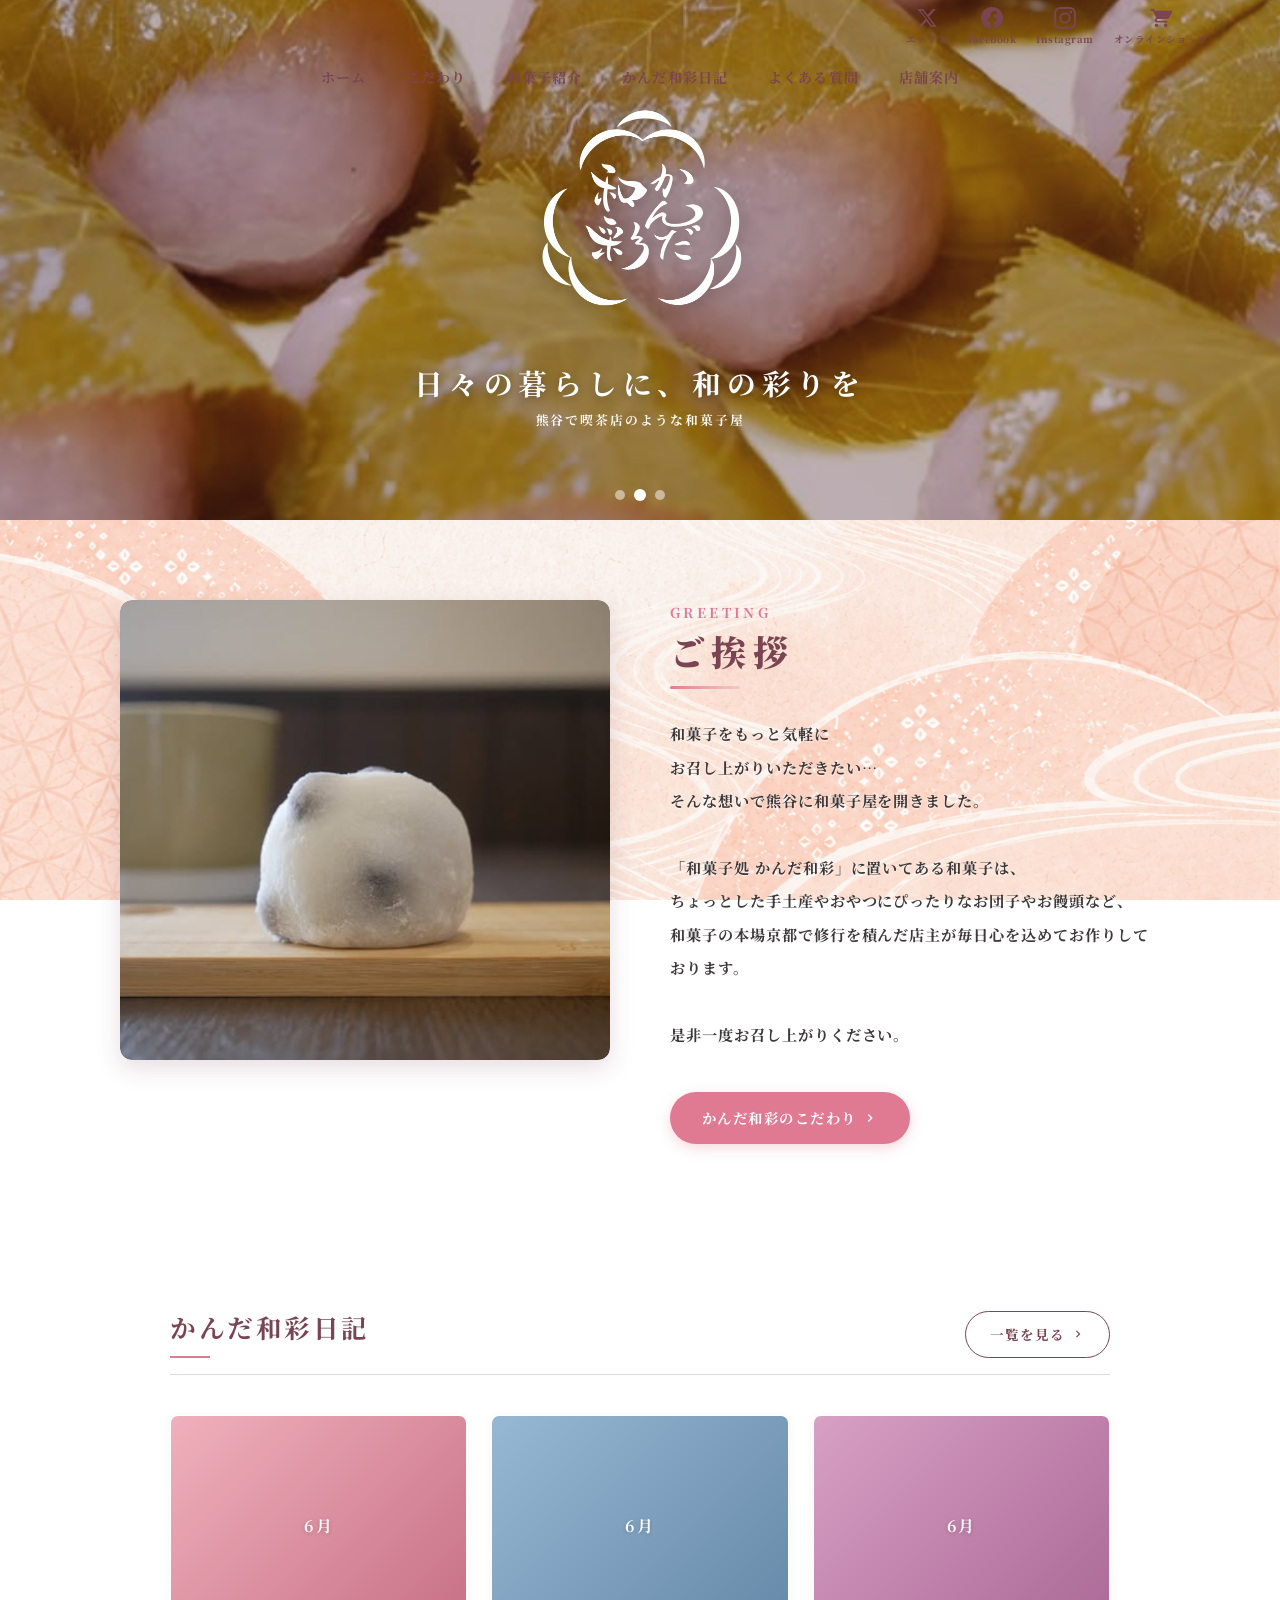
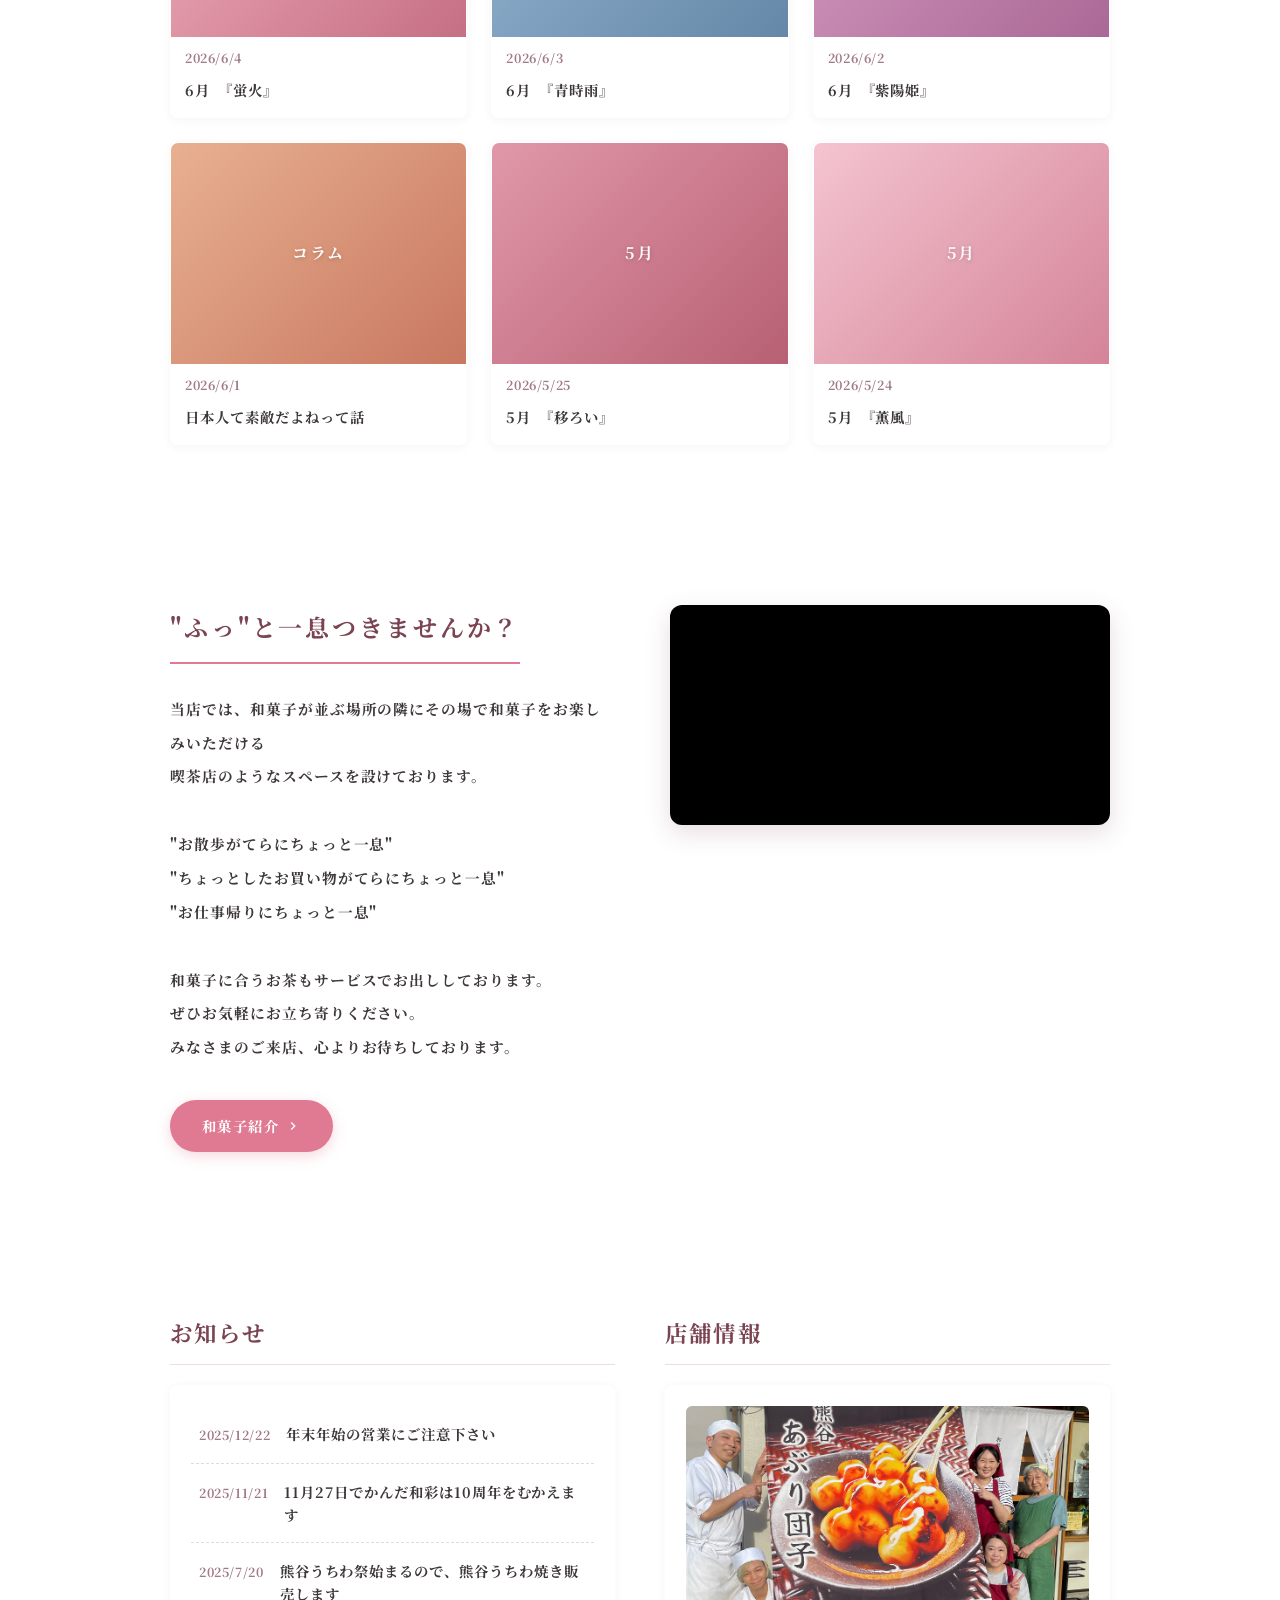
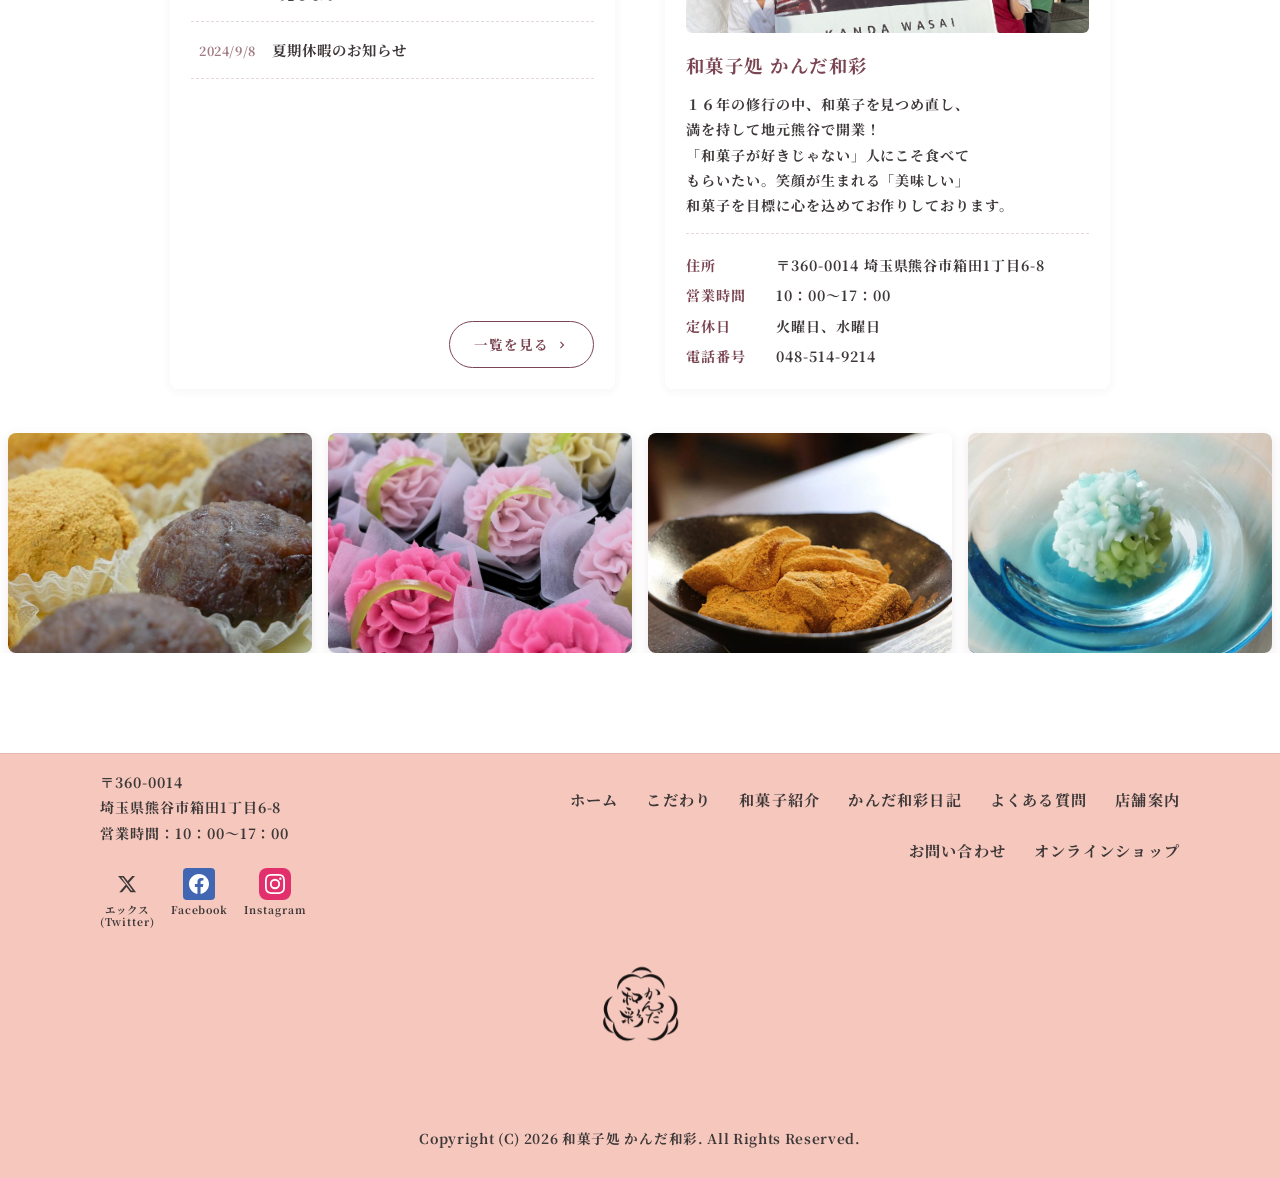
<file: index.html>
<!DOCTYPE html>
<html lang="ja">

<head>
    <meta charset="UTF-8">
    <meta name="viewport" content="width=device-width, initial-scale=1.0">
    <meta name="description" content="埼玉県熊谷市にある和菓子処 かんだ和彩。喫茶店のような落ち着いた空間で、京都で修行を積んだ店主が毎日丁寧に作る和菓子をお楽しみください。">
    <title>和菓子処 かんだ和彩 | 熊谷で喫茶店のような和菓子屋</title>
    <link rel="preconnect" href="https://fonts.googleapis.com">
    <link rel="preconnect" href="https://fonts.gstatic.com" crossorigin>
    <link href="https://fonts.googleapis.com/css2?family=Noto+Serif+JP:wght@500;600;700;900&display=swap" rel="stylesheet">
    <link rel="stylesheet" href="style.css">
</head>

<body class="home-page">

    <!-- ============================================================
         ヘッダー
         ============================================================ -->
    <header id="front_header" class="site-header">
        <div class="header-inner">
            <!-- ロゴ -->
            <div class="header-logo">
                <a href="index.html">
                    <img src="img/ロゴ.png" alt="和菓子処 かんだ和彩" class="logo-img">
                </a>
            </div>

            <!-- SNSアイコン -->
            <div class="header-sns">
                <ul class="header-sns-list">
                    <li>
                        <a href="https://twitter.com/kandawasai" target="_blank" rel="noopener noreferrer" class="sns-link">
                            <svg xmlns="http://www.w3.org/2000/svg" viewBox="0 0 24 24" width="22" height="22" fill="currentColor"><path d="M18.244 2.25h3.308l-7.227 8.26 8.502 11.24H16.17l-4.714-6.231-5.401 6.231H2.747l7.73-8.835L1.254 2.25H8.08l4.713 6.231zm-1.161 17.52h1.833L7.084 4.126H5.117z"/></svg>
                            <span>エックス</span>
                        </a>
                    </li>
                    <li>
                        <a href="https://www.facebook.com/kandawasai/" target="_blank" rel="noopener noreferrer" class="sns-link">
                            <svg xmlns="http://www.w3.org/2000/svg" viewBox="0 0 24 24" width="22" height="22" fill="currentColor"><path d="M24 12.073c0-6.627-5.373-12-12-12s-12 5.373-12 12c0 5.99 4.388 10.954 10.125 11.854v-8.385H7.078v-3.47h3.047V9.43c0-3.007 1.792-4.669 4.533-4.669 1.312 0 2.686.235 2.686.235v2.953H15.83c-1.491 0-1.956.925-1.956 1.874v2.25h3.328l-.532 3.47h-2.796v8.385C19.612 23.027 24 18.062 24 12.073z"/></svg>
                            <span>Facebook</span>
                        </a>
                    </li>
                    <li>
                        <a href="https://www.instagram.com/kandawasai/?hl=ja" target="_blank" rel="noopener noreferrer" class="sns-link">
                            <svg xmlns="http://www.w3.org/2000/svg" viewBox="0 0 24 24" width="22" height="22" fill="currentColor"><path d="M12 2.163c3.204 0 3.584.012 4.85.07 3.252.148 4.771 1.691 4.919 4.919.058 1.265.069 1.645.069 4.849 0 3.205-.012 3.584-.069 4.849-.149 3.225-1.664 4.771-4.919 4.919-1.266.058-1.644.07-4.85.07-3.204 0-3.584-.012-4.849-.07-3.26-.149-4.771-1.699-4.919-4.92-.058-1.265-.07-1.644-.07-4.849 0-3.204.013-3.583.07-4.849.149-3.227 1.664-4.771 4.919-4.919 1.266-.057 1.645-.069 4.849-.069zM12 0C8.741 0 8.333.014 7.053.072 2.695.272.273 2.69.073 7.052.014 8.333 0 8.741 0 12c0 3.259.014 3.668.072 4.948.2 4.358 2.618 6.78 6.98 6.98C8.333 23.986 8.741 24 12 24c3.259 0 3.668-.014 4.948-.072 4.354-.2 6.782-2.618 6.979-6.98.059-1.28.073-1.689.073-4.948 0-3.259-.014-3.667-.072-4.947-.196-4.354-2.617-6.78-6.979-6.98C15.668.014 15.259 0 12 0zm0 5.838a6.162 6.162 0 1 0 0 12.324 6.162 6.162 0 0 0 0-12.324zM12 16a4 4 0 1 1 0-8 4 4 0 0 1 0 8zm6.406-11.845a1.44 1.44 0 1 0 0 2.881 1.44 1.44 0 0 0 0-2.881z"/></svg>
                            <span>Instagram</span>
                        </a>
                    </li>
                    <li>
                        <a href="https://kandawasai.raku-uru.jp/" target="_blank" rel="noopener noreferrer" class="sns-link">
                            <svg xmlns="http://www.w3.org/2000/svg" viewBox="0 0 24 24" width="22" height="22" fill="currentColor"><path d="M7 18c-1.1 0-1.99.9-1.99 2S5.9 22 7 22s2-.9 2-2-.9-2-2-2zM1 2v2h2l3.6 7.59-1.35 2.45c-.16.28-.25.61-.25.96C5 16.1 6.1 17 7 17h12v-2H7.42c-.14 0-.25-.11-.25-.25l.03-.12.9-1.63H19c.75 0 1.41-.41 1.75-1.03l3.58-6.49A1 1 0 0 0 23.45 4H5.21l-.94-2H1zm16 16c-1.1 0-1.99.9-1.99 2s.89 2 1.99 2 2-.9 2-2-.9-2-2-2z"/></svg>
                            <span>オンラインショップ</span>
                        </a>
                    </li>
                </ul>
            </div>

            <!-- ハンバーガーメニューボタン -->
            <button id="js-menu-toggle" class="menu-toggle" aria-label="メニューを開く">
                <span></span><span></span><span></span>
            </button>
        </div>

        <!-- ナビゲーション -->
        <nav id="front_header_nav" class="header-nav">
            <ul class="header-nav-list">
                <li><a href="index.html" class="nav-item">ホーム</a></li>
                <li><a href="commitment.html" class="nav-item">こだわり</a></li>
                <li><a href="sweets.html" class="nav-item">和菓子紹介</a></li>
                <li><a href="diary.html" class="nav-item">かんだ和彩日記</a></li>
                <li><a href="question.html" class="nav-item">よくある質問</a></li>
                <li><a href="guidance.html" class="nav-item">店舗案内</a></li>
                <li class="mobile-only-nav-item"><a href="https://kandawasai.raku-uru.jp/" target="_blank" rel="noopener noreferrer" class="nav-item">オンラインショップ</a></li>
                <li class="mobile-only-nav-item"><a href="contact.html" class="nav-item">お問い合わせ</a></li>
            </ul>
            <div class="mobile-nav-sns mobile-only-block">
                <a href="https://twitter.com/kandawasai" target="_blank" rel="noopener noreferrer" class="mobile-sns-item">
                    <svg xmlns="http://www.w3.org/2000/svg" viewBox="0 0 24 24" width="22" height="22" fill="currentColor"><path d="M18.244 2.25h3.308l-7.227 8.26 8.502 11.24H16.17l-4.714-6.231-5.401 6.231H2.747l7.73-8.835L1.254 2.25H8.08l4.713 6.231zm-1.161 17.52h1.833L7.084 4.126H5.117z"/></svg>
                    <span>エックス</span>
                </a>
                <a href="https://www.facebook.com/kandawasai/" target="_blank" rel="noopener noreferrer" class="mobile-sns-item">
                    <svg xmlns="http://www.w3.org/2000/svg" viewBox="0 0 24 24" width="22" height="22" fill="currentColor"><path d="M24 12.073c0-6.627-5.373-12-12-12s-12 5.373-12 12c0 5.99 4.388 10.954 10.125 11.854v-8.385H7.078v-3.47h3.047V9.43c0-3.007 1.792-4.669 4.533-4.669 1.312 0 2.686.235 2.686.235v2.953H15.83c-1.491 0-1.956.925-1.956 1.874v2.25h3.328l-.532 3.47h-2.796v8.385C19.612 23.027 24 18.062 24 12.073z"/></svg>
                    <span>Facebook</span>
                </a>
                <a href="https://www.instagram.com/kandawasai/?hl=ja" target="_blank" rel="noopener noreferrer" class="mobile-sns-item">
                    <svg xmlns="http://www.w3.org/2000/svg" viewBox="0 0 24 24" width="22" height="22" fill="currentColor"><path d="M12 2.163c3.204 0 3.584.012 4.85.07 3.252.148 4.771 1.691 4.919 4.919.058 1.265.069 1.645.069 4.849 0 3.205-.012 3.584-.069 4.849-.149 3.225-1.664 4.771-4.919 4.919-1.266.058-1.644.07-4.85.07-3.204 0-3.584-.012-4.849-.07-3.26-.149-4.771-1.699-4.919-4.92-.058-1.265-.07-1.644-.07-4.849 0-3.204.013-3.583.07-4.849.149-3.227 1.664-4.771 4.919-4.919 1.266-.057 1.645-.069 4.849-.069zM12 0C8.741 0 8.333.014 7.053.072 2.695.272.273 2.69.073 7.052.014 8.333 0 8.741 0 12c0 3.259.014 3.668.072 4.948.2 4.358 2.618 6.78 6.98 6.98C8.333 23.986 8.741 24 12 24c3.259 0 3.668-.014 4.948-.072 4.354-.2 6.782-2.618 6.979-6.98.059-1.28.073-1.689.073-4.948 0-3.259-.014-3.667-.072-4.947-.196-4.354-2.617-6.78-6.979-6.98C15.668.014 15.259 0 12 0zm0 5.838a6.162 6.162 0 1 0 0 12.324 6.162 6.162 0 0 0 0-12.324zM12 16a4 4 0 1 1 0-8 4 4 0 0 1 0 8zm6.406-11.845a1.44 1.44 0 1 0 0 2.881 1.44 1.44 0 0 0 0-2.881z"/></svg>
                    <span>Instagram</span>
                </a>
            </div>
        </nav>
    </header>

    <main id="main_content">

        <!-- ============================================================
             スライドショー（メインビジュアル）
             ============================================================ -->
        <div class="slideshow" id="slideshow" role="banner">
            <div class="slide-container" id="slideContainer">
                <div class="slide active">
                    <img src="img/photo13.png" alt="かんだ和彩 メイン写真1" class="slide-bg-img">
                    <div class="slide-overlay"></div>
                    <div class="slide-content">
                        <div class="slide-logo-wrap">
                            <img src="img/ロゴ.png" alt="和菓子処 かんだ和彩 ロゴ" class="slide-logo">
                        </div>
                        <p class="slide-catchcopy">心を込めて、一つひとつ</p>
                        <p class="slide-sub">和菓子処 かんだ和彩</p>
                    </div>
                </div>
                <div class="slide">
                    <img src="img/photo14.png" alt="かんだ和彩 メイン写真2" class="slide-bg-img">
                    <div class="slide-overlay"></div>
                    <div class="slide-content">
                        <div class="slide-logo-wrap">
                            <img src="img/ロゴ.png" alt="和菓子処 かんだ和彩 ロゴ" class="slide-logo">
                        </div>
                        <p class="slide-catchcopy">日々の暮らしに、和の彩りを</p>
                        <p class="slide-sub">熊谷で喫茶店のような和菓子屋</p>
                    </div>
                </div>
                <div class="slide">
                    <img src="img/photo5.png" alt="かんだ和彩 メイン写真3" class="slide-bg-img">
                    <div class="slide-overlay"></div>
                    <div class="slide-content">
                        <div class="slide-logo-wrap">
                            <img src="img/ロゴ.png" alt="和菓子処 かんだ和彩 ロゴ" class="slide-logo">
                        </div>
                        <p class="slide-catchcopy">京都で磨いた技を、熊谷の地で</p>
                        <p class="slide-sub">お団子・お饅頭・季節の和菓子</p>
                    </div>
                </div>
            </div>
            <div class="slide-dots" id="slideDots">
                <button class="dot active" aria-label="スライド1"></button>
                <button class="dot" aria-label="スライド2"></button>
                <button class="dot" aria-label="スライド3"></button>
            </div>
        </div>

        <!-- ============================================================
             ご挨拶セクション
             ============================================================ -->
        <section id="hello" class="hello-section">
            <div class="hello-inner">
                <!-- 画像エリア（photo10〜photo12の5秒切替スライド） -->
                <div class="hello-img-box">
                    <div class="hello-slideshow" id="helloSlideshow">
                        <div class="hello-slide active">
                            <img src="img/photo10.png" alt="和菓子処 かんだ和彩 風景1">
                        </div>
                        <div class="hello-slide">
                            <img src="img/photo11.png" alt="和菓子処 かんだ和彩 風景2">
                        </div>
                        <div class="hello-slide">
                            <img src="img/photo12.png" alt="和菓子処 かんだ和彩 風景3">
                        </div>
                    </div>
                </div>
                <!-- テキストエリア -->
                <div class="hello-txt-box">
                    <div class="hello-txt-inner">
                        <!-- 目立つ大タイトルエリア -->
                        <div class="hello-header-title">
                            <span class="hello-sub-title">GREETING</span>
                            <h2 class="hello-main-title">ご挨拶</h2>
                            <div class="title-decor-line"></div>
                        </div>

                        <div class="hello-txt-area">
                            <p>和菓子をもっと気軽に<br>
                            お召し上がりいただきたい…<br>
                            そんな想いで熊谷に和菓子屋を開きました。<br><br>
                            「和菓子処 かんだ和彩」に置いてある和菓子は、<br>
                            ちょっとした手土産やおやつにぴったりなお団子やお饅頭など、<br>
                            和菓子の本場京都で修行を積んだ店主が毎日心を込めてお作りしております。<br><br>
                            是非一度お召し上がりください。</p>
                        </div>

                        <div class="hello-btn-wrap">
                            <a href="commitment.html" class="more-btn">
                                <span>かんだ和彩のこだわり</span>
                                <svg xmlns="http://www.w3.org/2000/svg" viewBox="0 0 24 24" width="16" height="16" fill="currentColor"><path d="M8.59 16.59L13.17 12 8.59 7.41 10 6l6 6-6 6-1.41-1.41z"/></svg>
                            </a>
                        </div>
                    </div>
                </div>
            </div>
        </section>

        <!-- ============================================================
             かんだ和彩日記（ブログ記事グリッド）
             ============================================================ -->
        <section id="diary" class="diary-section">
            <div class="diary-inner">
                <!-- タイトルエリア -->
                <div class="diary-ttl-area">
                    <div class="diary-ttl-box">
                        <h2>かんだ和彩日記</h2>
                    </div>
                    <div class="diary-more-btn-wrap">
                        <a href="diary.html" class="more-btn-outline">
                            <span>一覧を見る</span>
                            <svg xmlns="http://www.w3.org/2000/svg" viewBox="0 0 24 24" width="14" height="14" fill="currentColor"><path d="M8.59 16.59L13.17 12 8.59 7.41 10 6l6 6-6 6-1.41-1.41z"/></svg>
                        </a>
                    </div>
                </div>

                <!-- 記事グリッド -->
                <div class="diary-grid">
                    <article class="post-box">
                        <a href="diary.html" class="post-box-link">
                            <div class="post-box-img">
                                <div class="post-img-placeholder" style="background: linear-gradient(135deg, #f0b0bc, #c66f84);"><span>6月</span></div>
                            </div>
                            <div class="post-box-date"><p>2026/6/4</p></div>
                            <div class="post-box-content"><h5>6月　『蛍火』</h5></div>
                        </a>
                    </article>
                    <article class="post-box">
                        <a href="diary.html" class="post-box-link">
                            <div class="post-box-img">
                                <div class="post-img-placeholder" style="background: linear-gradient(135deg, #96b8d4, #6688a8);"><span>6月</span></div>
                            </div>
                            <div class="post-box-date"><p>2026/6/3</p></div>
                            <div class="post-box-content"><h5>6月　『青時雨』</h5></div>
                        </a>
                    </article>
                    <article class="post-box">
                        <a href="diary.html" class="post-box-link">
                            <div class="post-box-img">
                                <div class="post-img-placeholder" style="background: linear-gradient(135deg, #d8a0c4, #aa6896);"><span>6月</span></div>
                            </div>
                            <div class="post-box-date"><p>2026/6/2</p></div>
                            <div class="post-box-content"><h5>6月　『紫陽姫』</h5></div>
                        </a>
                    </article>
                    <article class="post-box">
                        <a href="diary.html" class="post-box-link">
                            <div class="post-box-img">
                                <div class="post-img-placeholder" style="background: linear-gradient(135deg, #e8b090, #c87860);"><span>コラム</span></div>
                            </div>
                            <div class="post-box-date"><p>2026/6/1</p></div>
                            <div class="post-box-content"><h5>日本人て素敵だよねって話</h5></div>
                        </a>
                    </article>
                    <article class="post-box">
                        <a href="diary.html" class="post-box-link">
                            <div class="post-box-img">
                                <div class="post-img-placeholder" style="background: linear-gradient(135deg, #e098a8, #b86074);"><span>5月</span></div>
                            </div>
                            <div class="post-box-date"><p>2026/5/25</p></div>
                            <div class="post-box-content"><h5>5月　『移ろい』</h5></div>
                        </a>
                    </article>
                    <article class="post-box">
                        <a href="diary.html" class="post-box-link">
                            <div class="post-box-img">
                                <div class="post-img-placeholder" style="background: linear-gradient(135deg, #f4c4d0, #d48498);"><span>5月</span></div>
                            </div>
                            <div class="post-box-date"><p>2026/5/24</p></div>
                            <div class="post-box-content"><h5>5月　『薫風』</h5></div>
                        </a>
                    </article>
                </div>
            </div>
        </section>

        <!-- ============================================================
             ご来店ください（くつろぎセクション）
             ============================================================ -->
        <section id="introduction" class="introduction-section">
            <div class="introduction-inner">
                <!-- テキストエリア -->
                <div class="introduction-txt-area">
                    <div class="introduction-txt">
                        <h2 class="introduction-main-ttl">"ふっ"と一息つきませんか？</h2>
                        <p>当店では、和菓子が並ぶ場所の隣にその場で和菓子をお楽しみいただける<br>
                        喫茶店のようなスペースを設けております。<br><br>
                        "お散歩がてらにちょっと一息"<br>
                        "ちょっとしたお買い物がてらにちょっと一息"<br>
                        "お仕事帰りにちょっと一息"<br><br>
                        和菓子に合うお茶もサービスでお出ししております。<br>
                        ぜひお気軽にお立ち寄りください。<br>
                        みなさまのご来店、心よりお待ちしております。</p>
                    </div>
                    <div class="introduction-btn-wrap">
                        <a href="sweets.html" class="more-btn">
                            <span>和菓子紹介</span>
                            <svg xmlns="http://www.w3.org/2000/svg" viewBox="0 0 24 24" width="16" height="16" fill="currentColor"><path d="M8.59 16.59L13.17 12 8.59 7.41 10 6l6 6-6 6-1.41-1.41z"/></svg>
                        </a>
                    </div>
                </div>
                <!-- 動画エリア -->
                <div class="introduction-img-area">
                    <div class="intro-video-wrapper">
                        <video src="img/動画.mp4" autoplay loop muted playsinline class="intro-video"></video>
                    </div>
                </div>
            </div>
        </section>

        <!-- ============================================================
             お知らせ ＋ SNS
             ============================================================ -->
        <section id="news" class="news-section">
            <div class="news-inner">
                <!-- お知らせ -->
                <div class="news-box">
                    <div class="news-ttl">
                        <h2>お知らせ</h2>
                    </div>
                    <div class="news-content">
                        <div class="news-card">
                            <div class="news-list-wrap">
                                <article class="news-item">
                                    <a href="diary.html" class="news-item-link">
                                        <div class="news-date"><p>2025/12/22</p></div>
                                        <div class="news-text"><h5>年末年始の営業にご注意下さい</h5></div>
                                    </a>
                                </article>
                                <article class="news-item">
                                    <a href="diary.html" class="news-item-link">
                                        <div class="news-date"><p>2025/11/21</p></div>
                                        <div class="news-text"><h5>11月27日でかんだ和彩は10周年をむかえます</h5></div>
                                    </a>
                                </article>
                                <article class="news-item">
                                    <a href="diary.html" class="news-item-link">
                                        <div class="news-date"><p>2025/7/20</p></div>
                                        <div class="news-text"><h5>熊谷うちわ祭始まるので、熊谷うちわ焼き販売します</h5></div>
                                    </a>
                                </article>
                                <article class="news-item">
                                    <a href="diary.html" class="news-item-link">
                                        <div class="news-date"><p>2024/9/8</p></div>
                                        <div class="news-text"><h5>夏期休暇のお知らせ</h5></div>
                                    </a>
                                </article>
                            </div>
                            <div class="news-more-btn-wrap">
                                <a href="diary.html" class="more-btn-outline">
                                    <span>一覧を見る</span>
                                    <svg xmlns="http://www.w3.org/2000/svg" viewBox="0 0 24 24" width="14" height="14" fill="currentColor"><path d="M8.59 16.59L13.17 12 8.59 7.41 10 6l6 6-6 6-1.41-1.41z"/></svg>
                                </a>
                            </div>
                        </div>
                    </div>
                </div>

                <!-- 店舗情報 -->
                <div class="news-box">
                    <div class="news-ttl">
                        <h2>店舗情報</h2>
                    </div>
                    <div class="news-content">
                        <div class="store-info-card">
                            <div class="store-info-img">
                                <img src="img/photo9.png" alt="和菓子処 かんだ和彩">
                            </div>
                            <div class="store-info-txt-wrap">
                                <h3 class="store-name">和菓子処 かんだ和彩</h3>
                                <p class="store-message">
                                    １６年の修行の中、和菓子を見つめ直し、<br>
                                    満を持して地元熊谷で開業！<br>
                                    「和菓子が好きじゃない」人にこそ食べて<br>
                                    もらいたい。笑顔が生まれる「美味しい」<br>
                                    和菓子を目標に心を込めてお作りしております。
                                </p>
                                <dl class="store-detail-list">
                                    <div class="store-detail-item">
                                        <dt>住所</dt>
                                        <dd>〒360-0014 埼玉県熊谷市箱田1丁目6-8</dd>
                                    </div>
                                    <div class="store-detail-item">
                                        <dt>営業時間</dt>
                                        <dd>10：00～17：00</dd>
                                    </div>
                                    <div class="store-detail-item">
                                        <dt>定休日</dt>
                                        <dd>火曜日、水曜日</dd>
                                    </div>
                                    <div class="store-detail-item">
                                        <dt>電話番号</dt>
                                        <dd>048-514-9214</dd>
                                    </div>
                                </dl>
                            </div>
                        </div>
                    </div>
                </div>
            </div>
        <!-- ============================================================
             フォトギャラリー（photo1〜photo7の無限自動スライド）
             ============================================================ -->
        <section class="footer-photo-gallery">
            <div class="photo-gallery-track">
                <div class="photo-item"><img src="img/photo1.png" alt="和菓子写真 1"></div>
                <div class="photo-item"><img src="img/photo2.png" alt="和菓子写真 2"></div>
                <div class="photo-item"><img src="img/photo3.png" alt="和菓子写真 3"></div>
                <div class="photo-item"><img src="img/photo4.png" alt="和菓子写真 4"></div>
                <div class="photo-item"><img src="img/photo5.png" alt="和菓子写真 5"></div>
                <div class="photo-item"><img src="img/photo6.png" alt="和菓子写真 6"></div>
                <div class="photo-item"><img src="img/photo7.png" alt="和菓子写真 7"></div>
                <!-- ループを途切れさせないための複製セット -->
                <div class="photo-item"><img src="img/photo1.png" alt="和菓子写真 1"></div>
                <div class="photo-item"><img src="img/photo2.png" alt="和菓子写真 2"></div>
                <div class="photo-item"><img src="img/photo3.png" alt="和菓子写真 3"></div>
                <div class="photo-item"><img src="img/photo4.png" alt="和菓子写真 4"></div>
                <div class="photo-item"><img src="img/photo5.png" alt="和菓子写真 5"></div>
                <div class="photo-item"><img src="img/photo6.png" alt="和菓子写真 6"></div>
                <div class="photo-item"><img src="img/photo7.png" alt="和菓子写真 7"></div>
            </div>
        </section>

    </main>

    <!-- ============================================================
         フッター
         ============================================================ -->
    <footer class="site-footer">
        <div class="footer-container">
            <div class="footer-top">
                <!-- 左ブロック：住所・SNS -->
                <div class="footer-info">
                    <p class="footer-address">
                        〒360-0014<br>
                        埼玉県熊谷市箱田1丁目6-8<br>
                        営業時間：10：00〜17：00
                    </p>
                    <div class="footer-sns-box">
                        <ul class="footer-sns-list">
                            <li>
                                <a href="https://twitter.com/kandawasai" target="_blank" rel="noopener noreferrer" class="footer-sns-item">
                                    <span class="sns-icon icon-x">
                                        <svg xmlns="http://www.w3.org/2000/svg" viewBox="0 0 24 24" width="20" height="20" fill="currentColor"><path d="M18.244 2.25h3.308l-7.227 8.26 8.502 11.24H16.17l-4.714-6.231-5.401 6.231H2.747l7.73-8.835L1.254 2.25H8.08l4.713 6.231zm-1.161 17.52h1.833L7.084 4.126H5.117z"/></svg>
                                    </span>
                                    <span class="sns-label">エックス<br>(Twitter)</span>
                                </a>
                            </li>
                            <li>
                                <a href="https://www.facebook.com/kandawasai/" target="_blank" rel="noopener noreferrer" class="footer-sns-item">
                                    <span class="sns-icon icon-fb">
                                        <svg xmlns="http://www.w3.org/2000/svg" viewBox="0 0 24 24" width="20" height="20" fill="currentColor"><path d="M24 12.073c0-6.627-5.373-12-12-12s-12 5.373-12 12c0 5.99 4.388 10.954 10.125 11.854v-8.385H7.078v-3.47h3.047V9.43c0-3.007 1.792-4.669 4.533-4.669 1.312 0 2.686.235 2.686.235v2.953H15.83c-1.491 0-1.956.925-1.956 1.874v2.25h3.328l-.532 3.47h-2.796v8.385C19.612 23.027 24 18.062 24 12.073z"/></svg>
                                    </span>
                                    <span class="sns-label">Facebook</span>
                                </a>
                            </li>
                            <li>
                                <a href="https://www.instagram.com/kandawasai/?hl=ja" target="_blank" rel="noopener noreferrer" class="footer-sns-item">
                                    <span class="sns-icon icon-ig">
                                        <svg xmlns="http://www.w3.org/2000/svg" viewBox="0 0 24 24" width="20" height="20" fill="currentColor"><path d="M12 2.163c3.204 0 3.584.012 4.85.07 3.252.148 4.771 1.691 4.919 4.919.058 1.265.069 1.645.069 4.849 0 3.205-.012 3.584-.069 4.849-.149 3.225-1.664 4.771-4.919 4.919-1.266.058-1.644.07-4.85.07-3.204 0-3.584-.012-4.849-.07-3.26-.149-4.771-1.699-4.919-4.92-.058-1.265-.07-1.644-.07-4.849 0-3.204.013-3.583.07-4.849.149-3.227 1.664-4.771 4.919-4.919 1.266-.057 1.645-.069 4.849-.069zM12 0C8.741 0 8.333.014 7.053.072 2.695.272.273 2.69.073 7.052.014 8.333 0 8.741 0 12c0 3.259.014 3.668.072 4.948.2 4.358 2.618 6.78 6.98 6.98C8.333 23.986 8.741 24 12 24c3.259 0 3.668-.014 4.948-.072 4.354-.2 6.782-2.618 6.979-6.98.059-1.28.073-1.689.073-4.948 0-3.259-.014-3.667-.072-4.947-.196-4.354-2.617-6.78-6.979-6.98C15.668.014 15.259 0 12 0zm0 5.838a6.162 6.162 0 1 0 0 12.324 6.162 6.162 0 0 0 0-12.324zM12 16a4 4 0 1 1 0-8 4 4 0 0 1 0 8zm6.406-11.845a1.44 1.44 0 1 0 0 2.881 1.44 1.44 0 0 0 0-2.881z"/></svg>
                                    </span>
                                    <span class="sns-label">Instagram</span>
                                </a>
                            </li>
                        </ul>
                    </div>
                </div>

                <!-- 右ブロック：2段ナビゲーション -->
                <div class="footer-nav-area">
                    <nav class="footer-nav-grid">
                        <ul class="footer-nav-row row-1">
                            <li><a href="index.html">ホーム</a></li>
                            <li><a href="commitment.html">こだわり</a></li>
                            <li><a href="sweets.html">和菓子紹介</a></li>
                            <li><a href="diary.html">かんだ和彩日記</a></li>
                            <li><a href="question.html">よくある質問</a></li>
                            <li><a href="guidance.html">店舗案内</a></li>
                        </ul>
                        <ul class="footer-nav-row row-2">
                            <li><a href="contact.html">お問い合わせ</a></li>
                            <li><a href="https://kandawasai.raku-uru.jp/" target="_blank" rel="noopener noreferrer">オンラインショップ</a></li>
                        </ul>
                    </nav>
                </div>
            </div>

            <!-- 中央ロゴ -->
            <div class="footer-center-logo">
                <a href="index.html">
                    <img src="img/ロゴ.png" alt="和菓子処 かんだ和彩" class="footer-logo-img">
                </a>
            </div>

            <!-- 最下部コピーライト -->
            <p class="copyright">Copyright (C) 2026 和菓子処 かんだ和彩. All Rights Reserved.</p>
        </div>
    </footer>

    <script>
    // ハンバーガーメニュー
    document.addEventListener('DOMContentLoaded', function () {
        // スクロール時のヘッダー制御（TOPページのみ）
        const body = document.body;
        if (body.classList.contains('home-page')) {
            const handleScroll = () => {
                if (window.scrollY > 80) {
                    body.classList.add('is-scrolled');
                } else {
                    body.classList.remove('is-scrolled');
                }
            };
            handleScroll();
            window.addEventListener('scroll', handleScroll, { passive: true });
        }

        const menuToggle = document.getElementById('js-menu-toggle');
        const headerNav = document.getElementById('front_header_nav');
        if (menuToggle && headerNav) {
            menuToggle.addEventListener('click', function () {
                menuToggle.classList.toggle('is-open');
                headerNav.classList.toggle('is-open');
            });
        }

        // スライドショー自動再生
        const slides = document.querySelectorAll('.slide');
        const dots = document.querySelectorAll('.dot');
        let current = 0;
        let timer;

        function goToSlide(n) {
            slides[current].classList.remove('active');
            dots[current].classList.remove('active');
            current = (n + slides.length) % slides.length;
            slides[current].classList.add('active');
            dots[current].classList.add('active');
        }

        function nextSlide() {
            goToSlide(current + 1);
        }

        function startTimer() {
            timer = setInterval(nextSlide, 5000);
        }

        function resetTimer() {
            clearInterval(timer);
            startTimer();
        }

        dots.forEach(function(dot, i) {
            dot.addEventListener('click', function() {
                goToSlide(i);
                resetTimer();
            });
        });

        startTimer();

        // ご挨拶スライドショー（photo10〜photo12、5秒間隔でゆっくりフェード切替）
        const helloSlides = document.querySelectorAll('.hello-slide');
        if (helloSlides.length > 0) {
            let helloCurrent = 0;
            setInterval(function () {
                helloSlides[helloCurrent].classList.remove('active');
                helloCurrent = (helloCurrent + 1) % helloSlides.length;
                helloSlides[helloCurrent].classList.add('active');
            }, 5000);
        }

        // スクロールアニメーション
        const observer = new IntersectionObserver(function(entries) {
            entries.forEach(function(entry) {
                if (entry.isIntersecting) {
                    entry.target.classList.add('in-view');
                }
            });
        }, { threshold: 0.1 });

        document.querySelectorAll('.hello-section, .diary-section, .introduction-section, .news-section, .post-box, .news-item').forEach(function(el) {
            observer.observe(el);
        });
    });
    </script>

</body>

</html>
</file>
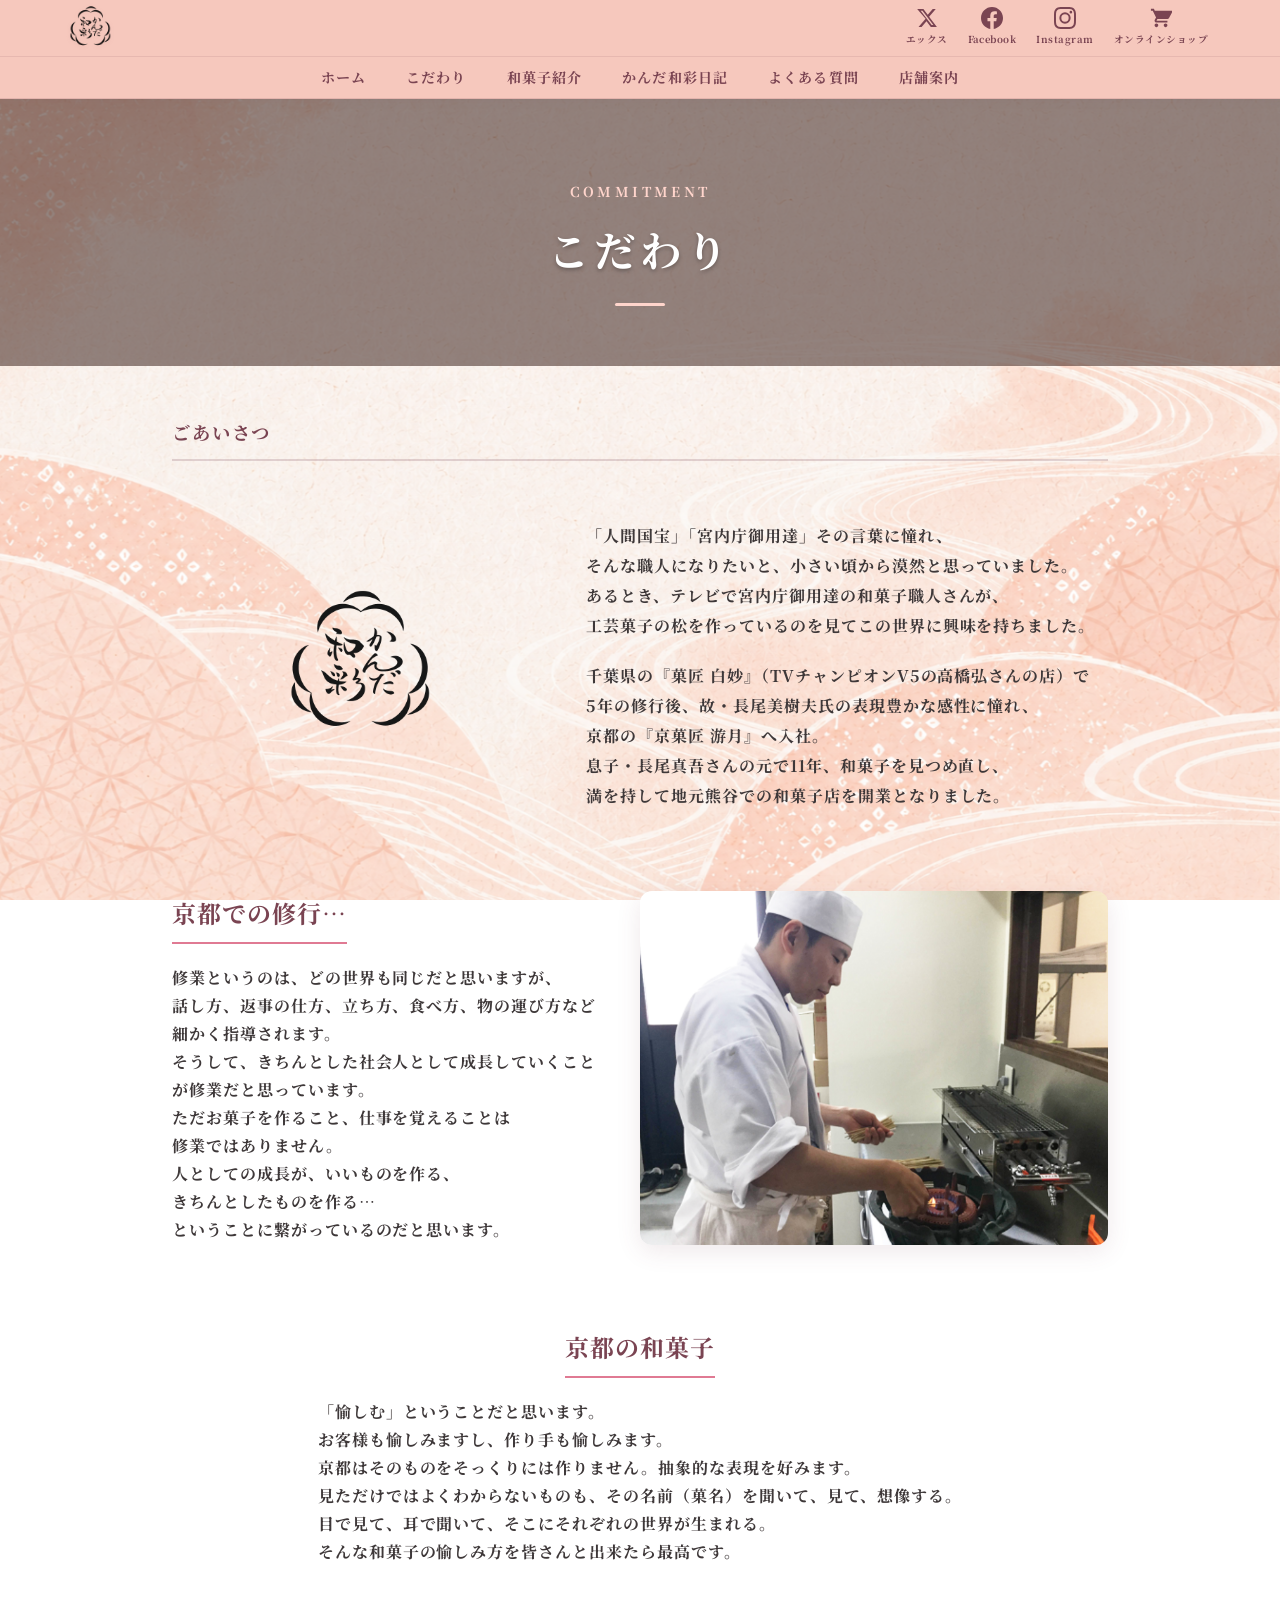
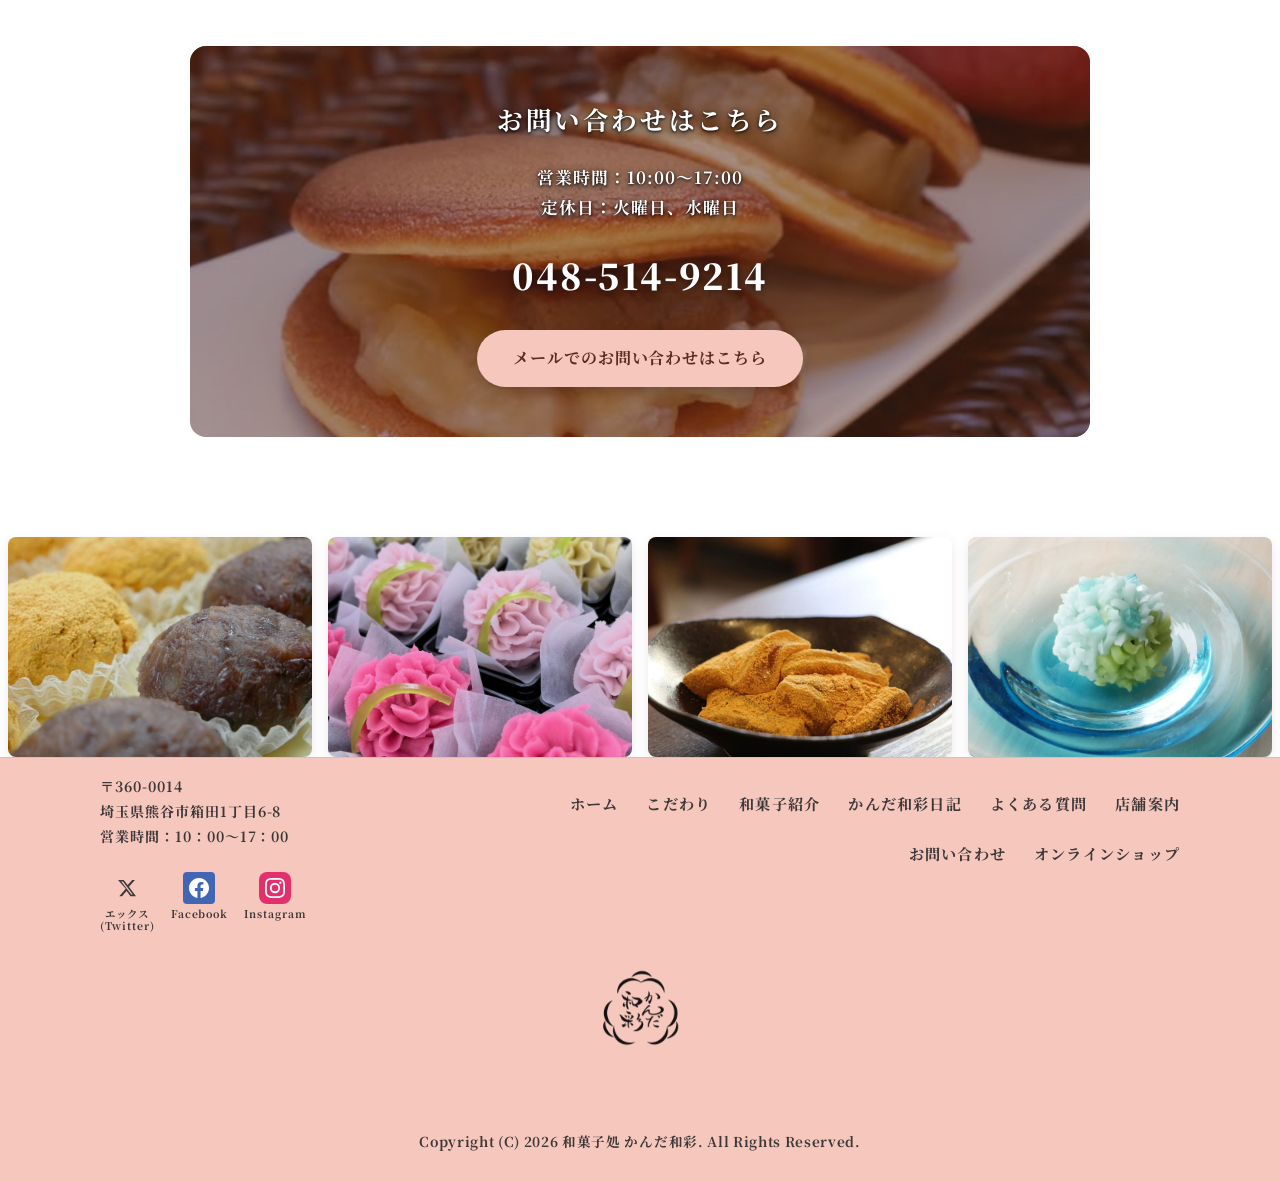
<file: commitment.html>
﻿<!DOCTYPE html>
<html lang="ja">
<head>
    <meta charset="UTF-8">
    <meta name="viewport" content="width=device-width, initial-scale=1.0">
    <title>こだわり | 和菓子処 かんだ和彩</title>
    <link rel="preconnect" href="https://fonts.googleapis.com">
    <link rel="preconnect" href="https://fonts.gstatic.com" crossorigin>
    <link href="https://fonts.googleapis.com/css2?family=Noto+Serif+JP:wght@500;600;700;900&display=swap" rel="stylesheet">
    <link rel="stylesheet" href="style.css">
</head>
<body>
    <!-- ============================================================
         ヘッダー
         ============================================================ -->
    <header id="front_header" class="site-header">
        <div class="header-inner">
            <!-- ロゴ -->
            <div class="header-logo">
                <a href="index.html">
                    <img src="img/ロゴ.png" alt="和菓子処 かんだ Lens" class="logo-img">
                </a>
            </div>

            <!-- SNSアイコン -->
            <div class="header-sns">
                <ul class="header-sns-list">
                    <li>
                        <a href="https://twitter.com/kandawasai" target="_blank" rel="noopener noreferrer" class="sns-link">
                            <svg xmlns="http://www.w3.org/2000/svg" viewBox="0 0 24 24" width="22" height="22" fill="currentColor"><path d="M18.244 2.25h3.308l-7.227 8.26 8.502 11.24H16.17l-4.714-6.231-5.401 6.231H2.747l7.73-8.835L1.254 2.25H8.08l4.713 6.231zm-1.161 17.52h1.833L7.084 4.126H5.117z"/></svg>
                            <span>エックス</span>
                        </a>
                    </li>
                    <li>
                        <a href="https://www.facebook.com/kandawasai/" target="_blank" rel="noopener noreferrer" class="sns-link">
                            <svg xmlns="http://www.w3.org/2000/svg" viewBox="0 0 24 24" width="22" height="22" fill="currentColor"><path d="M24 12.073c0-6.627-5.373-12-12-12s-12 5.373-12 12c0 5.99 4.388 10.954 10.125 11.854v-8.385H7.078v-3.47h3.047V9.43c0-3.007 1.792-4.669 4.533-4.669 1.312 0 2.686.235 2.686.235v2.953H15.83c-1.491 0-1.956.925-1.956 1.874v2.25h3.328l-.532 3.47h-2.796v8.385C19.612 23.027 24 18.062 24 12.073z"/></svg>
                            <span>Facebook</span>
                        </a>
                    </li>
                    <li>
                        <a href="https://www.instagram.com/kandawasai/?hl=ja" target="_blank" rel="noopener noreferrer" class="sns-link">
                            <svg xmlns="http://www.w3.org/2000/svg" viewBox="0 0 24 24" width="22" height="22" fill="currentColor"><path d="M12 2.163c3.204 0 3.584.012 4.85.07 3.252.148 4.771 1.691 4.919 4.919.058 1.265.069 1.645.069 4.849 0 3.205-.012 3.584-.069 4.849-.149 3.225-1.664 4.771-4.919 4.919-1.266.058-1.644.07-4.85.07-3.204 0-3.584-.012-4.849-.07-3.26-.149-4.771-1.699-4.919-4.92-.058-1.265-.07-1.644-.07-4.849 0-3.204.013-3.583.07-4.849.149-3.227 1.664-4.771 4.919-4.919 1.266-.057 1.645-.069 4.849-.069zM12 0C8.741 0 8.333.014 7.053.072 2.695.272.273 2.69.073 7.052.014 8.333 0 8.741 0 12c0 3.259.014 3.668.072 4.948.2 4.358 2.618 6.78 6.98 6.98C8.333 23.986 8.741 24 12 24c3.259 0 3.668-.014 4.948-.072 4.354-.2 6.782-2.618 6.979-6.98.059-1.28.073-1.689.073-4.948 0-3.259-.014-3.667-.072-4.947-.196-4.354-2.617-6.78-6.979-6.98C15.668.014 15.259 0 12 0zm0 5.838a6.162 6.162 0 1 0 0 12.324 6.162 6.162 0 0 0 0-12.324zM12 16a4 4 0 1 1 0-8 4 4 0 0 1 0 8zm6.406-11.845a1.44 1.44 0 1 0 0 2.881 1.44 1.44 0 0 0 0-2.881z"/></svg>
                            <span>Instagram</span>
                        </a>
                    </li>
                    <li>
                        <a href="https://kandawasai.raku-uru.jp/" target="_blank" rel="noopener noreferrer" class="sns-link">
                            <svg xmlns="http://www.w3.org/2000/svg" viewBox="0 0 24 24" width="22" height="22" fill="currentColor"><path d="M7 18c-1.1 0-1.99.9-1.99 2S5.9 22 7 22s2-.9 2-2-.9-2-2-2zM1 2v2h2l3.6 7.59-1.35 2.45c-.16.28-.25.61-.25.96C5 16.1 6.1 17 7 17h12v-2H7.42c-.14 0-.25-.11-.25-.25l.03-.12.9-1.63H19c.75 0 1.41-.41 1.75-1.03l3.58-6.49A1 1 0 0 0 23.45 4H5.21l-.94-2H1zm16 16c-1.1 0-1.99.9-1.99 2s.89 2 1.99 2 2-.9 2-2-.9-2-2-2z"/></svg>
                            <span>オンラインショップ</span>
                        </a>
                    </li>
                </ul>
            </div>

            <!-- ハンバーガーメニューボタン -->
            <button id="js-menu-toggle" class="menu-toggle" aria-label="メニューを開く">
                <span></span><span></span><span></span>
            </button>
        </div>

        <!-- ナビゲーション -->
        <nav id="front_header_nav" class="header-nav">
            <ul class="header-nav-list">
                <li><a href="index.html" class="nav-item">ホーム</a></li>
                <li><a href="commitment.html" class="nav-item">こだわり</a></li>
                <li><a href="sweets.html" class="nav-item">和菓子紹介</a></li>
                <li><a href="diary.html" class="nav-item">かんだ和彩日記</a></li>
                <li><a href="question.html" class="nav-item">よくある質問</a></li>
                <li><a href="guidance.html" class="nav-item">店舗案内</a></li>
                <li class="mobile-only-nav-item"><a href="https://kandawasai.raku-uru.jp/" target="_blank" rel="noopener noreferrer" class="nav-item">オンラインショップ</a></li>
                <li class="mobile-only-nav-item"><a href="contact.html" class="nav-item">お問い合わせ</a></li>
            </ul>
            <div class="mobile-nav-sns mobile-only-block">
                <a href="https://twitter.com/kandawasai" target="_blank" rel="noopener noreferrer" class="mobile-sns-item">
                    <svg xmlns="http://www.w3.org/2000/svg" viewBox="0 0 24 24" width="22" height="22" fill="currentColor"><path d="M18.244 2.25h3.308l-7.227 8.26 8.502 11.24H16.17l-4.714-6.231-5.401 6.231H2.747l7.73-8.835L1.254 2.25H8.08l4.713 6.231zm-1.161 17.52h1.833L7.084 4.126H5.117z"/></svg>
                    <span>エックス</span>
                </a>
                <a href="https://www.facebook.com/kandawasai/" target="_blank" rel="noopener noreferrer" class="mobile-sns-item">
                    <svg xmlns="http://www.w3.org/2000/svg" viewBox="0 0 24 24" width="22" height="22" fill="currentColor"><path d="M24 12.073c0-6.627-5.373-12-12-12s-12 5.373-12 12c0 5.99 4.388 10.954 10.125 11.854v-8.385H7.078v-3.47h3.047V9.43c0-3.007 1.792-4.669 4.533-4.669 1.312 0 2.686.235 2.686.235v2.953H15.83c-1.491 0-1.956.925-1.956 1.874v2.25h3.328l-.532 3.47h-2.796v8.385C19.612 23.027 24 18.062 24 12.073z"/></svg>
                    <span>Facebook</span>
                </a>
                <a href="https://www.instagram.com/kandawasai/?hl=ja" target="_blank" rel="noopener noreferrer" class="mobile-sns-item">
                    <svg xmlns="http://www.w3.org/2000/svg" viewBox="0 0 24 24" width="22" height="22" fill="currentColor"><path d="M12 2.163c3.204 0 3.584.012 4.85.07 3.252.148 4.771 1.691 4.919 4.919.058 1.265.069 1.645.069 4.849 0 3.205-.012 3.584-.069 4.849-.149 3.225-1.664 4.771-4.919 4.919-1.266.058-1.644.07-4.85.07-3.204 0-3.584-.012-4.849-.07-3.26-.149-4.771-1.699-4.919-4.92-.058-1.265-.07-1.644-.07-4.849 0-3.204.013-3.583.07-4.849.149-3.227 1.664-4.771 4.919-4.919 1.266-.057 1.645-.069 4.849-.069zM12 0C8.741 0 8.333.014 7.053.072 2.695.272.273 2.69.073 7.052.014 8.333 0 8.741 0 12c0 3.259.014 3.668.072 4.948.2 4.358 2.618 6.78 6.98 6.98C8.333 23.986 8.741 24 12 24c3.259 0 3.668-.014 4.948-.072 4.354-.2 6.782-2.618 6.979-6.98.059-1.28.073-1.689.073-4.948 0-3.259-.014-3.667-.072-4.947-.196-4.354-2.617-6.78-6.979-6.98C15.668.014 15.259 0 12 0zm0 5.838a6.162 6.162 0 1 0 0 12.324 6.162 6.162 0 0 0 0-12.324zM12 16a4 4 0 1 1 0-8 4 4 0 0 1 0 8zm6.406-11.845a1.44 1.44 0 1 0 0 2.881 1.44 1.44 0 0 0 0-2.881z"/></svg>
                    <span>Instagram</span>
                </a>
            </div>
        </nav>
    </header>

    <main class="site-main">
        <!-- ページヒーロー -->
        <div class="sub-page-hero">
            <p class="page-label">Commitment</p>
            <h1>こだわり</h1>
            <div class="hero-accent"></div>
        </div>

        <section class="content-body container">
            <section id="commitment_01">
                <div class="guidance-title-wrap">
                    <!-- 見出し「ごあいさつ」 -->
                    <h2 class="guidance-title">ごあいさつ</h2>
                </div>
                
                <div class="commitment_01_content_1">
                    <div class="commitment_01_logo">
                        <img src="img/ロゴ.png" alt="和菓子処 かんだ和彩 ロゴ">
                    </div>
                    <div class="commitment_01_content_1_txt">
                        <p>「人間国宝」「宮内庁御用達」その言葉に憧れ、<br class="br_391">そんな職人になりたいと、小さい頃から漠然と思っていました。<br>あるとき、テレビで宮内庁御用達の和菓子職人さんが、<br class="br_511">工芸菓子の松を作っているのを見てこの世界に興味を持ちました。</p>
                        <p>千葉県の『菓匠 白妙』（TVチャンピオンV5の高橋弘さんの店）で<br class="br_511">5年の修行後、故・長尾美樹夫氏の表現豊かな感性に憧れ、<br class="br_511">京都の『京菓匠 游月』へ入社。<br>息子・長尾真吾さんの元で11年、和菓子を見つめ直し、<br class="br_511">満を持して地元熊谷での和菓子店を開業となりました。</p>
                    </div>
                </div>
                
                <div class="commitment_01_content_2">
                    <div class="commitment_01_content_2_txt">
                        <h3>京都での修行…</h3>
                        <p>修業というのは、どの世界も同じだと思いますが、<br class="br_407">話し方、返事の仕方、立ち方、食べ方、物の運び方など<br class="br_439">細かく指導されます。<br>そうして、きちんとした社会人として成長していくこと<br class="br_439">が修業だと思っています。<br>ただお菓子を作ること、仕事を覚えることは<br>修業ではありません。<br>人としての成長が、いいものを作る、<br>きちんとしたものを作る…<br>ということに繋がっているのだと思います。</p>
                    </div>
                    <div class="commitment_01_content_2_img">
                        <img src="img/photo17.png" alt="京都での修行">
                    </div>
                </div>
                
                <div class="commitment_01_content_3">
                    <h3>京都の和菓子</h3>
                    <p>「愉しむ」ということだと思います。<br>お客様も愉しみますし、作り手も愉しみます。<br>京都はそのものをそっくりには作りません。抽象的な表現を好みます。<br>見ただけではよくわからないものも、その名前（菓名）を聞いて、見て、想像する。<br>目で見て、耳で聞いて、そこにそれぞれの世界が生まれる。<br>そんな和菓子の愉しみ方を皆さんと出来たら最高です。</p>
                </div>
            </section>
        </section>

        <!-- お問い合わせCTA -->
        <div id="contact-cta" class="faq-contact-box" style="background-image: url('img/photo15.png');">
            <div class="faq-contact-overlay"></div>
            <div class="faq-contact-content">
                <h2>お問い合わせはこちら</h2>
                <p class="faq-contact-hours">営業時間：10:00〜17:00<br>定休日：火曜日、水曜日</p>
                <p class="faq-tel-number">048-514-9214</p>
                <div class="faq-email-btn-wrap">
                    <a href="contact.html" class="faq-email-btn">メールでのお問い合わせはこちら</a>
                </div>
            </div>
        </div>
    </main>

        <!-- ============================================================
             フォトギャラリー（photo1〜photo7の無限自動スライド）
             ============================================================ -->
        <section class="footer-photo-gallery">
            <div class="photo-gallery-track">
                <div class="photo-item"><img src="img/photo1.png" alt="和菓子写真 1"></div>
                <div class="photo-item"><img src="img/photo2.png" alt="和菓子写真 2"></div>
                <div class="photo-item"><img src="img/photo3.png" alt="和菓子写真 3"></div>
                <div class="photo-item"><img src="img/photo4.png" alt="和菓子写真 4"></div>
                <div class="photo-item"><img src="img/photo5.png" alt="和菓子写真 5"></div>
                <div class="photo-item"><img src="img/photo6.png" alt="和菓子写真 6"></div>
                <div class="photo-item"><img src="img/photo7.png" alt="和菓子写真 7"></div>
                <!-- ループを途切れさせないための複製セット -->
                <div class="photo-item"><img src="img/photo1.png" alt="和菓子写真 1"></div>
                <div class="photo-item"><img src="img/photo2.png" alt="和菓子写真 2"></div>
                <div class="photo-item"><img src="img/photo3.png" alt="和菓子写真 3"></div>
                <div class="photo-item"><img src="img/photo4.png" alt="和菓子写真 4"></div>
                <div class="photo-item"><img src="img/photo5.png" alt="和菓子写真 5"></div>
                <div class="photo-item"><img src="img/photo6.png" alt="和菓子写真 6"></div>
                <div class="photo-item"><img src="img/photo7.png" alt="和菓子写真 7"></div>
            </div>
        </section>

    <!-- ============================================================
         フッター
         ============================================================ -->
    <footer class="site-footer">
        <div class="footer-container">
            <div class="footer-top">
                <!-- 左ブロック：住所・SNS -->
                <div class="footer-info">
                    <p class="footer-address">
                        〒360-0014<br>
                        埼玉県熊谷市箱田1丁目6-8<br>
                        営業時間：10：00〜17：00
                    </p>
                    <div class="footer-sns-box">
                        <ul class="footer-sns-list">
                            <li>
                                <a href="https://twitter.com/kandawasai" target="_blank" rel="noopener noreferrer" class="footer-sns-item">
                                    <span class="sns-icon icon-x">
                                        <svg xmlns="http://www.w3.org/2000/svg" viewBox="0 0 24 24" width="20" height="20" fill="currentColor"><path d="M18.244 2.25h3.308l-7.227 8.26 8.502 11.24H16.17l-4.714-6.231-5.401 6.231H2.747l7.73-8.835L1.254 2.25H8.08l4.713 6.231zm-1.161 17.52h1.833L7.084 4.126H5.117z"/></svg>
                                    </span>
                                    <span class="sns-label">エックス<br>(Twitter)</span>
                                </a>
                            </li>
                            <li>
                                <a href="https://www.facebook.com/kandawasai/" target="_blank" rel="noopener noreferrer" class="footer-sns-item">
                                    <span class="sns-icon icon-fb">
                                        <svg xmlns="http://www.w3.org/2000/svg" viewBox="0 0 24 24" width="20" height="20" fill="currentColor"><path d="M24 12.073c0-6.627-5.373-12-12-12s-12 5.373-12 12c0 5.99 4.388 10.954 10.125 11.854v-8.385H7.078v-3.47h3.047V9.43c0-3.007 1.792-4.669 4.533-4.669 1.312 0 2.686.235 2.686.235v2.953H15.83c-1.491 0-1.956.925-1.956 1.874v2.25h3.328l-.532 3.47h-2.796v8.385C19.612 23.027 24 18.062 24 12.073z"/></svg>
                                    </span>
                                    <span class="sns-label">Facebook</span>
                                </a>
                            </li>
                            <li>
                                <a href="https://www.instagram.com/kandawasai/?hl=ja" target="_blank" rel="noopener noreferrer" class="footer-sns-item">
                                    <span class="sns-icon icon-ig">
                                        <svg xmlns="http://www.w3.org/2000/svg" viewBox="0 0 24 24" width="20" height="20" fill="currentColor"><path d="M12 2.163c3.204 0 3.584.012 4.85.07 3.252.148 4.771 1.691 4.919 4.919.058 1.265.069 1.645.069 4.849 0 3.205-.012 3.584-.069 4.849-.149 3.225-1.664 4.771-4.919 4.919-1.266.058-1.644.07-4.85.07-3.204 0-3.584-.012-4.849-.07-3.26-.149-4.771-1.699-4.919-4.92-.058-1.265-.07-1.644-.07-4.849 0-3.204.013-3.583.07-4.849.149-3.227 1.664-4.771 4.919-4.919 1.266-.057 1.645-.069 4.849-.069zM12 0C8.741 0 8.333.014 7.053.072 2.695.272.273 2.69.073 7.052.014 8.333 0 8.741 0 12c0 3.259.014 3.668.072 4.948.2 4.358 2.618 6.78 6.98 6.98C8.333 23.986 8.741 24 12 24c3.259 0 3.668-.014 4.948-.072 4.354-.2 6.782-2.618 6.979-6.98.059-1.28.073-1.689.073-4.948 0-3.259-.014-3.667-.072-4.947-.196-4.354-2.617-6.78-6.979-6.98C15.668.014 15.259 0 12 0zm0 5.838a6.162 6.162 0 1 0 0 12.324 6.162 6.162 0 0 0 0-12.324zM12 16a4 4 0 1 1 0-8 4 4 0 0 1 0 8zm6.406-11.845a1.44 1.44 0 1 0 0 2.881 1.44 1.44 0 0 0 0-2.881z"/></svg>
                                    </span>
                                    <span class="sns-label">Instagram</span>
                                </a>
                            </li>
                        </ul>
                    </div>
                </div>

                <!-- 右ブロック：2段ナビゲーション -->
                <div class="footer-nav-area">
                    <nav class="footer-nav-grid">
                        <ul class="footer-nav-row row-1">
                            <li><a href="index.html">ホーム</a></li>
                            <li><a href="commitment.html">こだわり</a></li>
                            <li><a href="sweets.html">和菓子紹介</a></li>
                            <li><a href="diary.html">かんだ和彩日記</a></li>
                            <li><a href="question.html">よくある質問</a></li>
                            <li><a href="guidance.html">店舗案内</a></li>
                        </ul>
                        <ul class="footer-nav-row row-2">
                            <li><a href="contact.html">お問い合わせ</a></li>
                            <li><a href="https://kandawasai.raku-uru.jp/" target="_blank" rel="noopener noreferrer">オンラインショップ</a></li>
                        </ul>
                    </nav>
                </div>
            </div>

            <!-- 中央ロゴ -->
            <div class="footer-center-logo">
                <a href="index.html">
                    <img src="img/ロゴ.png" alt="和菓子処 かんだ和彩" class="footer-logo-img">
                </a>
            </div>

            <!-- 最下部コピーライト -->
            <p class="copyright">Copyright (C) 2026 和菓子処 かんだ和彩. All Rights Reserved.</p>
        </div>
    </footer>

    <script>
    // ハンバーガーメニュー
    document.addEventListener('DOMContentLoaded', function () {
        const menuToggle = document.getElementById('js-menu-toggle');
        const headerNav = document.getElementById('front_header_nav');
        if (menuToggle && headerNav) {
            menuToggle.addEventListener('click', function () {
                menuToggle.classList.toggle('is-open');
                headerNav.classList.toggle('is-open');
            });
        }
    });
    </script>
</body>
</html>
</file>
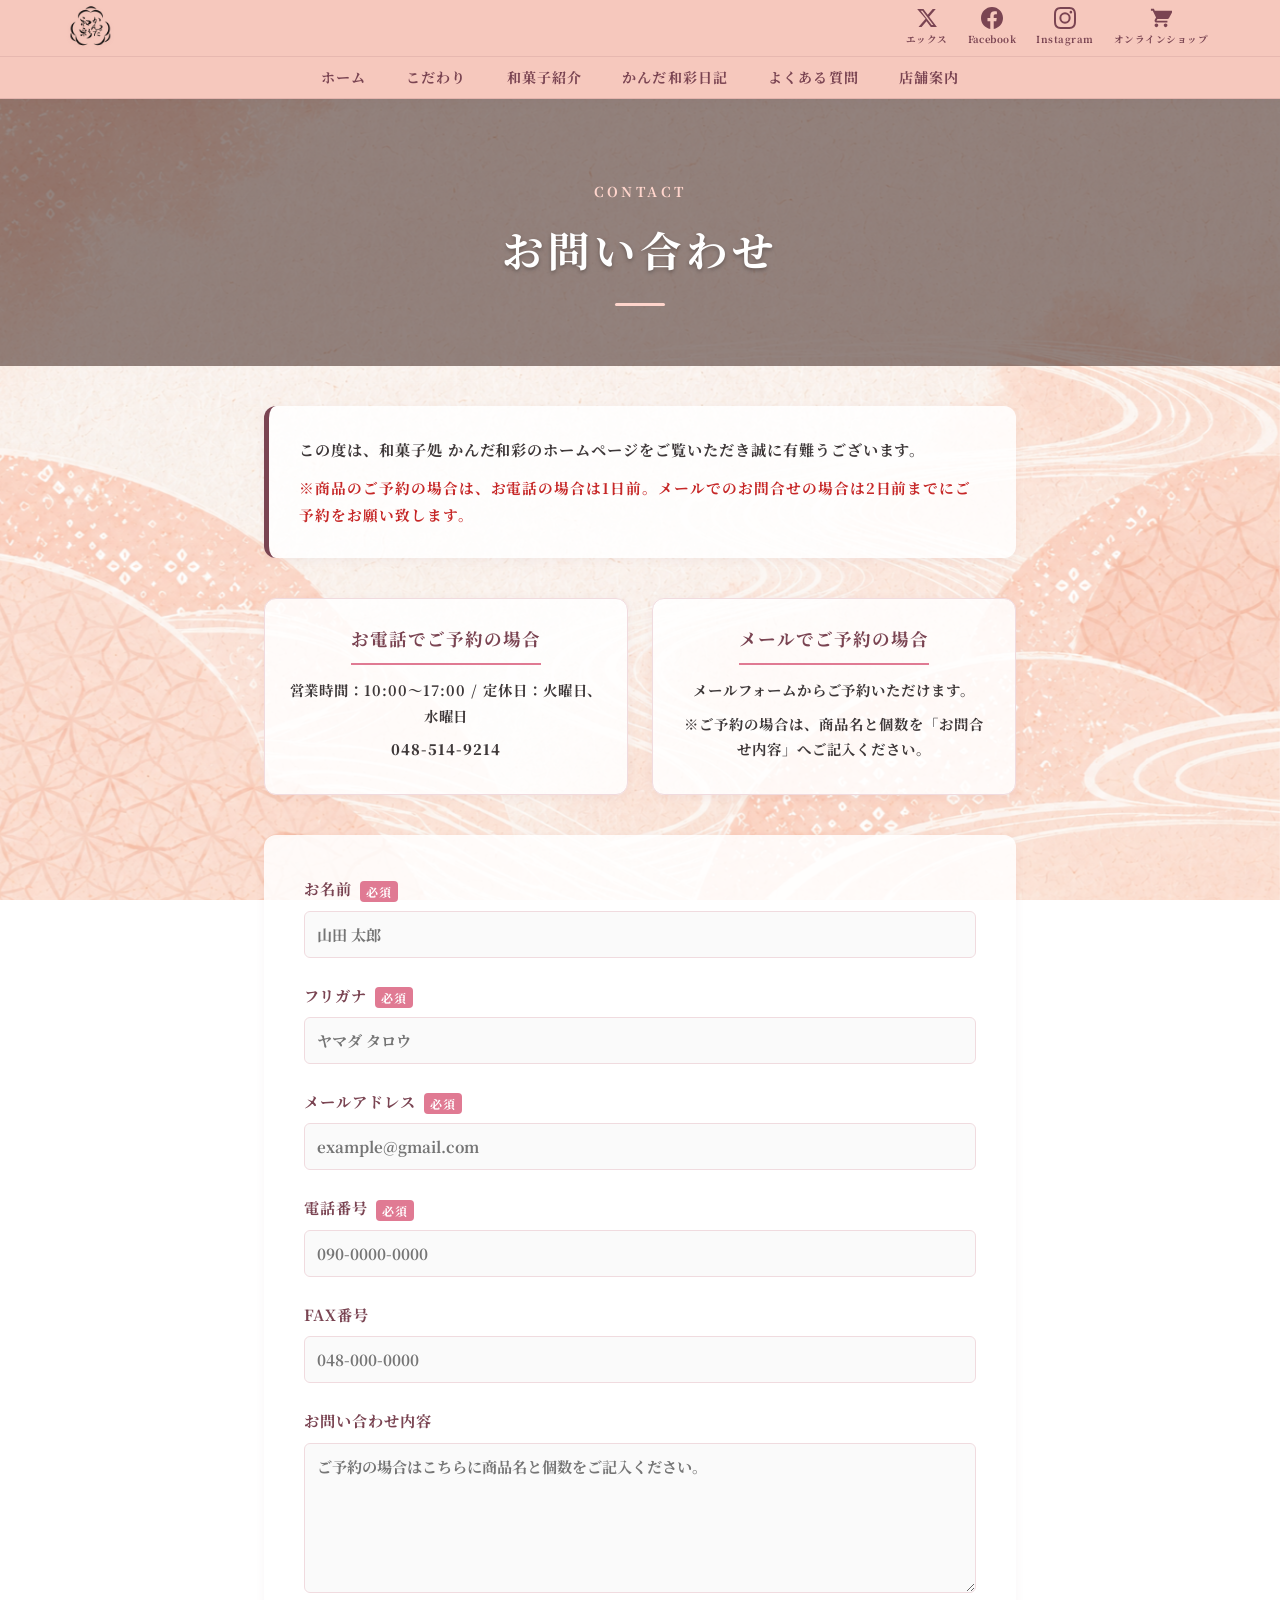
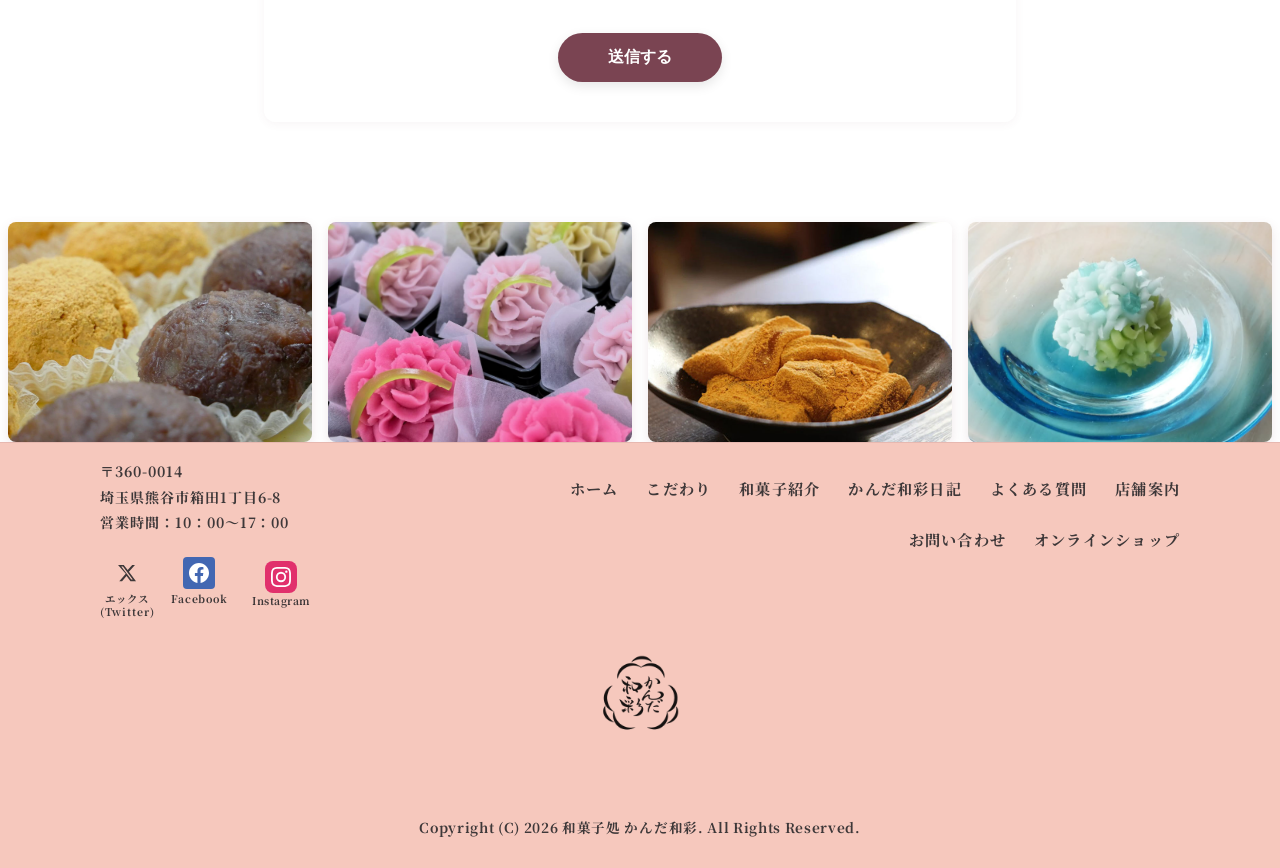
<file: contact.html>
<!DOCTYPE html>
<html lang="ja">
<head>
    <meta charset="UTF-8">
    <meta name="viewport" content="width=device-width, initial-scale=1.0">
    <title>お問い合わせ | 和菓子処 かんだ和彩</title>
    <link rel="preconnect" href="https://fonts.googleapis.com">
    <link rel="preconnect" href="https://fonts.gstatic.com" crossorigin>
    <link href="https://fonts.googleapis.com/css2?family=Noto+Serif+JP:wght@500;600;700;900&display=swap" rel="stylesheet">
    <link rel="stylesheet" href="style.css">
</head>
<body>
    <!-- ============================================================
         ヘッダー
         ============================================================ -->
    <header id="front_header" class="site-header">
        <div class="header-inner">
            <!-- ロゴ -->
            <div class="header-logo">
                <a href="index.html">
                    <img src="img/ロゴ.png" alt="和菓子処 かんだ和彩" class="logo-img">
                </a>
            </div>

            <!-- SNSアイコン -->
            <div class="header-sns">
                <ul class="header-sns-list">
                    <li>
                        <a href="https://twitter.com/kandawasai" target="_blank" rel="noopener noreferrer" class="sns-link">
                            <svg xmlns="http://www.w3.org/2000/svg" viewBox="0 0 24 24" width="22" height="22" fill="currentColor"><path d="M18.244 2.25h3.308l-7.227 8.26 8.502 11.24H16.17l-4.714-6.231-5.401 6.231H2.747l7.73-8.835L1.254 2.25H8.08l4.713 6.231zm-1.161 17.52h1.833L7.084 4.126H5.117z"/></svg>
                            <span>エックス</span>
                        </a>
                    </li>
                    <li>
                        <a href="https://www.facebook.com/kandawasai/" target="_blank" rel="noopener noreferrer" class="sns-link">
                            <svg xmlns="http://www.w3.org/2000/svg" viewBox="0 0 24 24" width="22" height="22" fill="currentColor"><path d="M24 12.073c0-6.627-5.373-12-12-12s-12 5.373-12 12c0 5.99 4.388 10.954 10.125 11.854v-8.385H7.078v-3.47h3.047V9.43c0-3.007 1.792-4.669 4.533-4.669 1.312 0 2.686.235 2.686.235v2.953H15.83c-1.491 0-1.956.925-1.956 1.874v2.25h3.328l-.532 3.47h-2.796v8.385C19.612 23.027 24 18.062 24 12.073z"/></svg>
                            <span>Facebook</span>
                        </a>
                    </li>
                    <li>
                        <a href="https://www.instagram.com/kandawasai/?hl=ja" target="_blank" rel="noopener noreferrer" class="sns-link">
                            <svg xmlns="http://www.w3.org/2000/svg" viewBox="0 0 24 24" width="22" height="22" fill="currentColor"><path d="M12 2.163c3.204 0 3.584.012 4.85.07 3.252.148 4.771 1.691 4.919 4.919.058 1.265.069 1.645.069 4.849 0 3.205-.012 3.584-.069 4.849-.149 3.225-1.664 4.771-4.919 4.919-1.266.058-1.644.07-4.85.07-3.204 0-3.584-.012-4.849-.07-3.26-.149-4.771-1.699-4.919-4.92-.058-1.265-.07-1.644-.07-4.849 0-3.204.013-3.583.07-4.849.149-3.227 1.664-4.771 4.919-4.919 1.266-.057 1.645-.069 4.849-.069zM12 0C8.741 0 8.333.014 7.053.072 2.695.272.273 2.69.073 7.052.014 8.333 0 8.741 0 12c0 3.259.014 3.668.072 4.948.2 4.358 2.618 6.78 6.98 6.98C8.333 23.986 8.741 24 12 24c3.259 0 3.668-.014 4.948-.072 4.354-.2 6.782-2.618 6.979-6.98.059-1.28.073-1.689.073-4.948 0-3.259-.014-3.667-.072-4.947-.196-4.354-2.617-6.78-6.979-6.98C15.668.014 15.259 0 12 0zm0 5.838a6.162 6.162 0 1 0 0 12.324 6.162 6.162 0 0 0 0-12.324zM12 16a4 4 0 1 1 0-8 4 4 0 0 1 0 8zm6.406-11.845a1.44 1.44 0 1 0 0 2.881 1.44 1.44 0 0 0 0-2.881z"/></svg>
                            <span>Instagram</span>
                        </a>
                    </li>
                    <li>
                        <a href="https://kandawasai.raku-uru.jp/" target="_blank" rel="noopener noreferrer" class="sns-link">
                            <svg xmlns="http://www.w3.org/2000/svg" viewBox="0 0 24 24" width="22" height="22" fill="currentColor"><path d="M7 18c-1.1 0-1.99.9-1.99 2S5.9 22 7 22s2-.9 2-2-.9-2-2-2zM1 2v2h2l3.6 7.59-1.35 2.45c-.16.28-.25.61-.25.96C5 16.1 6.1 17 7 17h12v-2H7.42c-.14 0-.25-.11-.25-.25l.03-.12.9-1.63H19c.75 0 1.41-.41 1.75-1.03l3.58-6.49A1 1 0 0 0 23.45 4H5.21l-.94-2H1zm16 16c-1.1 0-1.99.9-1.99 2s.89 2 1.99 2 2-.9 2-2-.9-2-2-2z"/></svg>
                            <span>オンラインショップ</span>
                        </a>
                    </li>
                </ul>
            </div>

            <!-- ハンバーガーメニューボタン -->
            <button id="js-menu-toggle" class="menu-toggle" aria-label="メニューを開く">
                <span></span><span></span><span></span>
            </button>
        </div>

        <!-- ナビゲーション -->
        <nav id="front_header_nav" class="header-nav">
            <ul class="header-nav-list">
                <li><a href="index.html" class="nav-item">ホーム</a></li>
                <li><a href="commitment.html" class="nav-item">こだわり</a></li>
                <li><a href="sweets.html" class="nav-item">和菓子紹介</a></li>
                <li><a href="diary.html" class="nav-item">かんだ和彩日記</a></li>
                <li><a href="question.html" class="nav-item">よくある質問</a></li>
                <li><a href="guidance.html" class="nav-item">店舗案内</a></li>
                <li class="mobile-only-nav-item"><a href="https://kandawasai.raku-uru.jp/" target="_blank" rel="noopener noreferrer" class="nav-item">オンラインショップ</a></li>
                <li class="mobile-only-nav-item"><a href="contact.html" class="nav-item">お問い合わせ</a></li>
            </ul>
        </nav>
    </header>

    <main class="site-main">
        <!-- ページヒーロー -->
        <div class="sub-page-hero">
            <p class="page-label">Contact</p>
            <h1>お問い合わせ</h1>
            <div class="hero-accent"></div>
        </div>

        <section class="contact-section">
            <!-- 導入文 -->
            <div class="contact-intro-box">
                <p>この度は、和菓子処 かんだ和彩のホームページをご覧いただき誠に有難うございます。</p>
                <p class="warning-text">※商品のご予約の場合は、お電話の場合は1日前。メールでのお問合せの場合は2日前までにご予約をお願い致します。</p>
            </div>

            <!-- 連絡先グリッド -->
            <div class="contact-method-grid">
                <div class="contact-method-card">
                    <h3>お電話でご予約の場合</h3>
                    <p>営業時間：10:00〜17:00 / 定休日：火曜日、水曜日</p>
                    <p class="contact-tel">048-514-9214</p>
                </div>
                <div class="contact-method-card">
                    <h3>メールでご予約の場合</h3>
                    <p>メールフォームからご予約いただけます。</p>
                    <p class="warning-text" style="margin-top: 8px;">※ご予約の場合は、商品名と個数を「お問合せ内容」へご記入ください。</p>
                </div>
            </div>

            <!-- メールフォーム -->
            <div class="contact-form-container">
                <form action="mailto:kandawasai@gmail.com" method="post" enctype="text/plain" onsubmit="return handleFormSubmit(this)">
                    <div class="contact-form-group">
                        <label for="user-name">お名前<span class="required-tag">必須</span></label>
                        <input type="text" id="user-name" name="お名前" class="contact-form-control" required placeholder="山田 太郎">
                    </div>

                    <div class="contact-form-group">
                        <label for="user-kana">フリガナ<span class="required-tag">必須</span></label>
                        <input type="text" id="user-kana" name="フリガナ" class="contact-form-control" required placeholder="ヤマダ タロウ">
                    </div>

                    <div class="contact-form-group">
                        <label for="user-email">メールアドレス<span class="required-tag">必須</span></label>
                        <input type="email" id="user-email" name="メールアドレス" class="contact-form-control" required placeholder="example@gmail.com">
                    </div>

                    <div class="contact-form-group">
                        <label for="user-tel">電話番号<span class="required-tag">必須</span></label>
                        <input type="tel" id="user-tel" name="電話番号" class="contact-form-control" required placeholder="090-0000-0000">
                    </div>

                    <div class="contact-form-group">
                        <label for="user-fax">FAX番号</label>
                        <input type="tel" id="user-fax" name="FAX番号" class="contact-form-control" placeholder="048-000-0000">
                    </div>

                    <div class="contact-form-group">
                        <label for="user-message">お問い合わせ内容</label>
                        <textarea id="user-message" name="お問い合わせ内容" class="contact-form-control" placeholder="ご予約の場合はこちらに商品名と個数をご記入ください。"></textarea>
                    </div>

                    <div class="contact-submit-wrap">
                        <button type="submit" class="contact-submit-btn">送信する</button>
                    </div>
                </form>
            </div>
        </section>
    </main>

    <!-- ============================================================
         フォトギャラリー（photo1〜photo7の無限自動スライド）
         ============================================================ -->
    <section class="footer-photo-gallery">
        <div class="photo-gallery-track">
            <div class="photo-item"><img src="img/photo1.png" alt="和菓子写真 1"></div>
            <div class="photo-item"><img src="img/photo2.png" alt="和菓子写真 2"></div>
            <div class="photo-item"><img src="img/photo3.png" alt="和菓子写真 3"></div>
            <div class="photo-item"><img src="img/photo4.png" alt="和菓子写真 4"></div>
            <div class="photo-item"><img src="img/photo5.png" alt="和菓子写真 5"></div>
            <div class="photo-item"><img src="img/photo6.png" alt="和菓子写真 6"></div>
            <div class="photo-item"><img src="img/photo7.png" alt="和菓子写真 7"></div>
            <!-- ループを途切れさせないための複製セット -->
            <div class="photo-item"><img src="img/photo1.png" alt="和菓子写真 1"></div>
            <div class="photo-item"><img src="img/photo2.png" alt="和菓子写真 2"></div>
            <div class="photo-item"><img src="img/photo3.png" alt="和菓子写真 3"></div>
            <div class="photo-item"><img src="img/photo4.png" alt="和菓子写真 4"></div>
            <div class="photo-item"><img src="img/photo5.png" alt="和菓子写真 5"></div>
            <div class="photo-item"><img src="img/photo6.png" alt="和菓子写真 6"></div>
            <div class="photo-item"><img src="img/photo7.png" alt="和菓子写真 7"></div>
        </div>
    </section>

    <!-- ============================================================
         フッター
         ============================================================ -->
    <footer class="site-footer">
        <div class="footer-container">
            <div class="footer-top">
                <!-- 左ブロック：住所・SNS -->
                <div class="footer-info">
                    <p class="footer-address">
                        〒360-0014<br>
                        埼玉県熊谷市箱田1丁目6-8<br>
                        営業時間：10：00〜17：00
                    </p>
                    <div class="footer-sns-box">
                        <ul class="footer-sns-list">
                            <li>
                                <a href="https://twitter.com/kandawasai" target="_blank" rel="noopener noreferrer" class="footer-sns-item">
                                    <span class="sns-icon icon-x">
                                        <svg xmlns="http://www.w3.org/2000/svg" viewBox="0 0 24 24" width="20" height="20" fill="currentColor"><path d="M18.244 2.25h3.308l-7.227 8.26 8.502 11.24H16.17l-4.714-6.231-5.401 6.231H2.747l7.73-8.835L1.254 2.25H8.08l4.713 6.231zm-1.161 17.52h1.833L7.084 4.126H5.117z"/></svg>
                                    </span>
                                    <span class="sns-label">エックス<br>(Twitter)</span>
                                </a>
                            </li>
                            <li>
                                <a href="https://www.facebook.com/kandawasai/" target="_blank" rel="noopener noreferrer" class="footer-sns-item">
                                    <span class="sns-icon icon-fb">
                                        <svg xmlns="http://www.w3.org/2000/svg" viewBox="0 0 24 24" width="20" height="20" fill="currentColor"><path d="M24 12.073c0-6.627-5.373-12-12-12s-12 5.373-12 12c0 5.99 4.388 10.954 10.125 11.854v-8.385H7.078v-3.47h3.047V9.43c0-3.007 1.792-4.669 4.533-4.669 1.312 0 2.686.235 2.686.235v2.953H15.83c-1.491 0-1.956.925-1.956 1.874v2.25h3.328l-.532 3.47h-2.796v8.385C19.612 23.027 24 18.062 24 12.073z"/></svg>
                                    </span>
                                    <span class="sns-label">Facebook</span>
                                </a>
                            </li>
                            <li>
                                <a href="https://www.instagram.com/kandawasai/?hl=ja" class="sns-link">
                                    <span class="sns-icon icon-ig">
                                        <svg xmlns="http://www.w3.org/2000/svg" viewBox="0 0 24 24" width="20" height="20" fill="currentColor"><path d="M12 2.163c3.204 0 3.584.012 4.85.07 3.252.148 4.771 1.691 4.919 4.919.058 1.265.069 1.645.069 4.849 0 3.205-.012 3.584-.069 4.849-.149 3.225-1.664 4.771-4.919 4.919-1.266.058-1.644.07-4.85.07-3.204 0-3.584-.012-4.849-.07-3.26-.149-4.771-1.699-4.919-4.92-.058-1.265-.07-1.644-.07-4.849 0-3.204.013-3.583.07-4.849.149-3.227 1.664-4.771 4.919-4.919 1.266-.057 1.645-.069 4.849-.069zM12 0C8.741 0 8.333.014 7.053.072 2.695.272.273 2.69.073 7.052.014 8.333 0 8.741 0 12c0 3.259.014 3.668.072 4.948.2 4.358 2.618 6.78 6.98 6.98C8.333 23.986 8.741 24 12 24c3.259 0 3.668-.014 4.948-.072 4.354-.2 6.782-2.618 6.979-6.98.059-1.28.073-1.689.073-4.948 0-3.259-.014-3.667-.072-4.947-.196-4.354-2.617-6.78-6.979-6.98C15.668.014 15.259 0 12 0zm0 5.838a6.162 6.162 0 1 0 0 12.324 6.162 6.162 0 0 0 0-12.324zM12 16a4 4 0 1 1 0-8 4 4 0 0 1 0 8zm6.406-11.845a1.44 1.44 0 1 0 0 2.881 1.44 1.44 0 0 0 0-2.881z"/></svg>
                                    </span>
                                    <span class="sns-label">Instagram</span>
                                </a>
                            </li>
                        </ul>
                    </div>
                </div>

                <!-- 右ブロック：2段ナビゲーション -->
                <div class="footer-nav-area">
                    <nav class="footer-nav-grid">
                        <ul class="footer-nav-row row-1">
                            <li><a href="index.html">ホーム</a></li>
                            <li><a href="commitment.html">こだわり</a></li>
                            <li><a href="sweets.html">和菓子紹介</a></li>
                            <li><a href="diary.html">かんだ和彩日記</a></li>
                            <li><a href="question.html">よくある質問</a></li>
                            <li><a href="guidance.html">店舗案内</a></li>
                        </ul>
                        <ul class="footer-nav-row row-2">
                            <li><a href="contact.html">お問い合わせ</a></li>
                            <li><a href="https://kandawasai.raku-uru.jp/" target="_blank" rel="noopener noreferrer">オンラインショップ</a></li>
                        </ul>
                    </nav>
                </div>
            </div>

            <!-- 中央ロゴ -->
            <div class="footer-center-logo">
                <a href="index.html">
                    <img src="img/ロゴ.png" alt="和菓子処 かんだ和彩" class="footer-logo-img">
                </a>
            </div>

            <!-- 最下部コピーライト -->
            <p class="copyright">Copyright (C) 2026 和菓子処 かんだ和彩. All Rights Reserved.</p>
        </div>
    </footer>

    <script>
    // ハンバーガーメニュー
    document.addEventListener('DOMContentLoaded', function () {
        const menuToggle = document.getElementById('js-menu-toggle');
        const headerNav = document.getElementById('front_header_nav');
        if (menuToggle && headerNav) {
            menuToggle.addEventListener('click', function () {
                menuToggle.classList.toggle('is-open');
                headerNav.classList.toggle('is-open');
            });
        }
    });

    // フォーム送信時の処理（送信の確認およびメール送信の呼び出し）
    function handleFormSubmit(form) {
        alert("お問合せありがとうございます。\n送信を実行するために、お使いのメールソフトが起動します。\n起動後、そのままメールを送信してください。");
        return true;
    }
    </script>
</body>
</html>
</file>
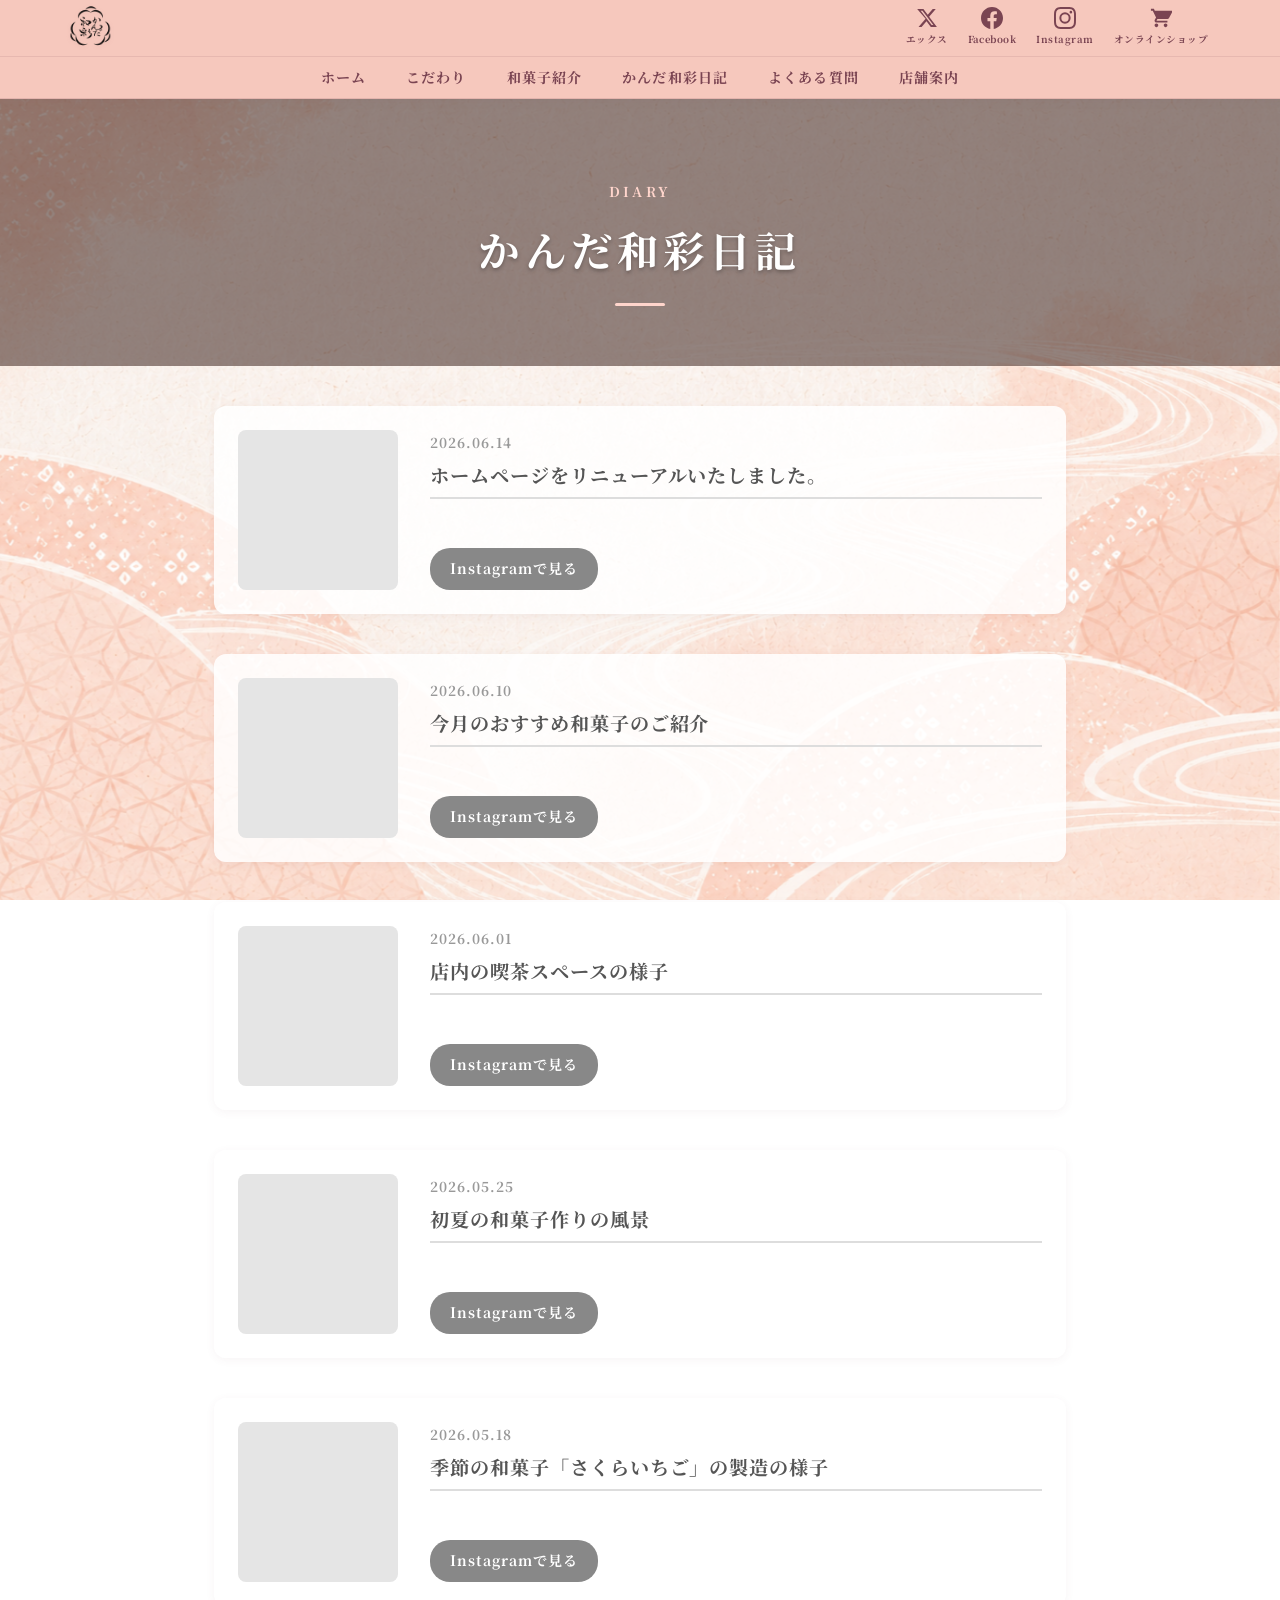
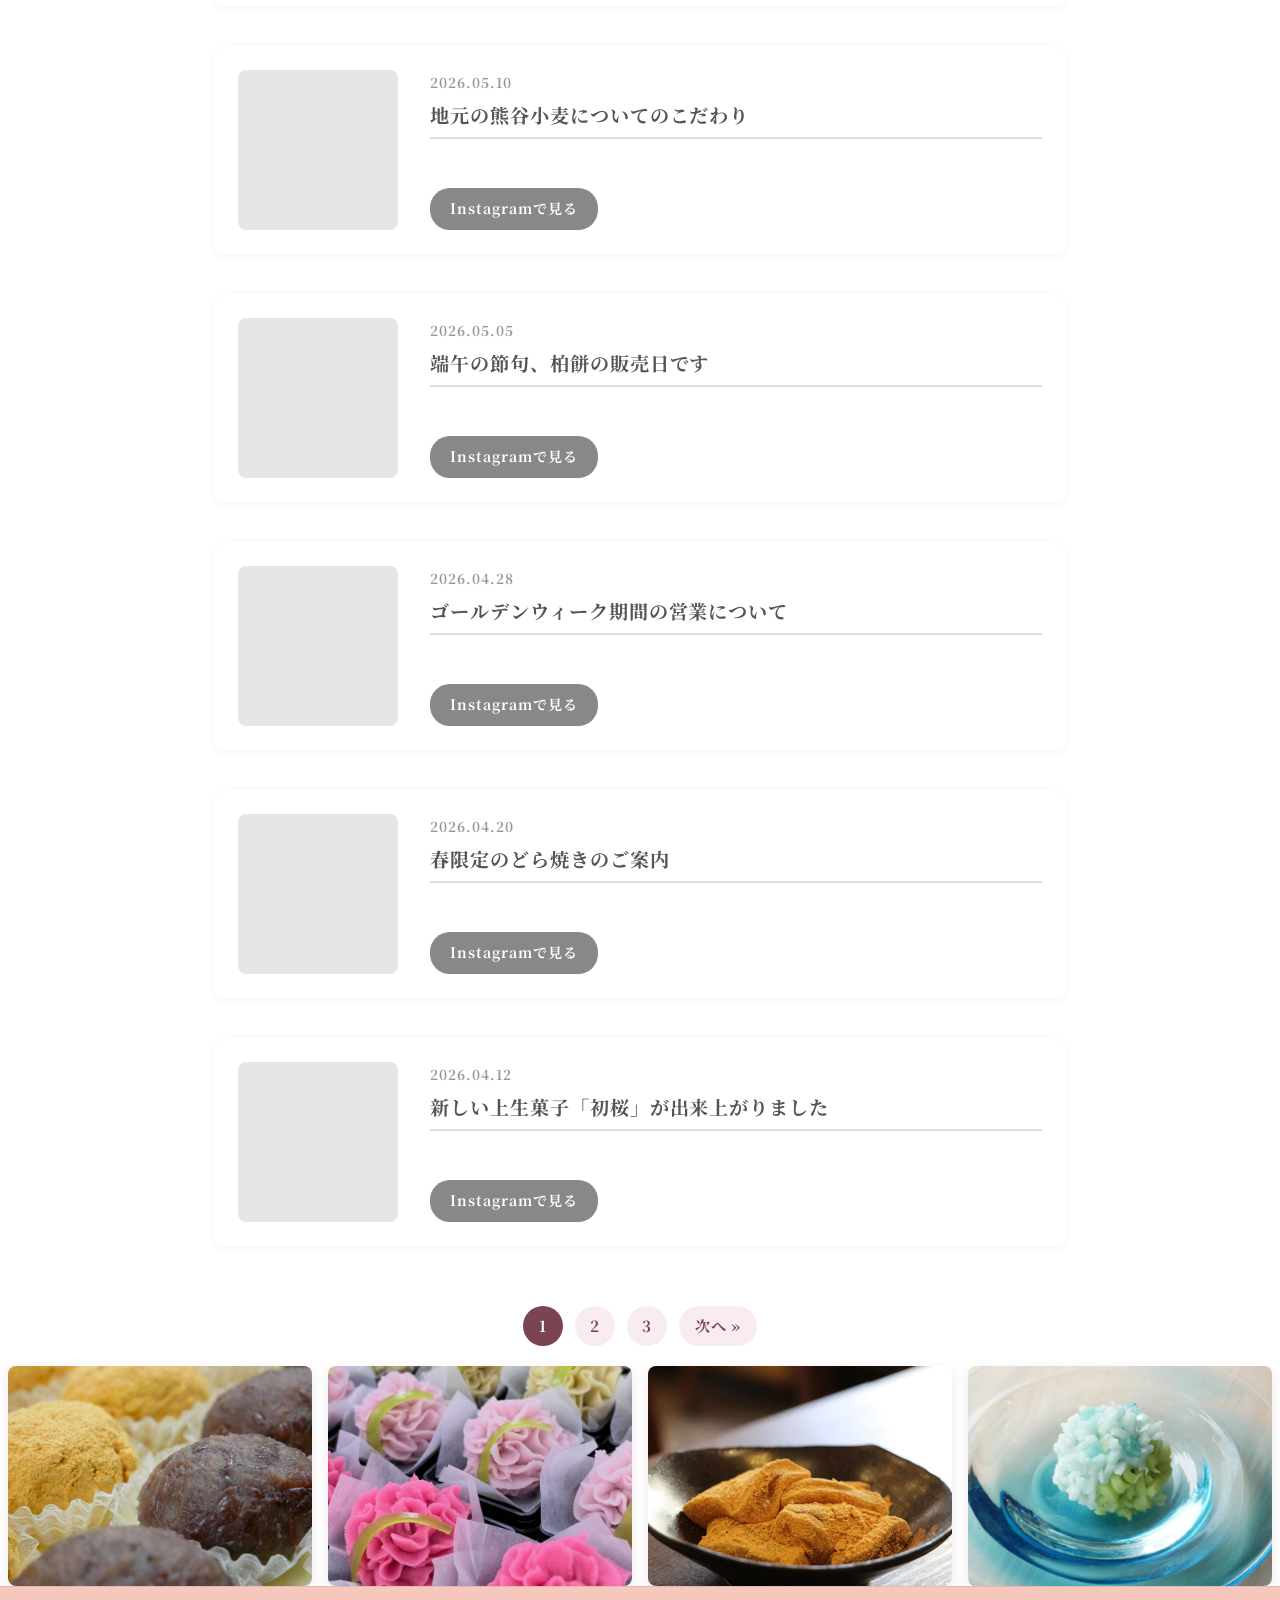
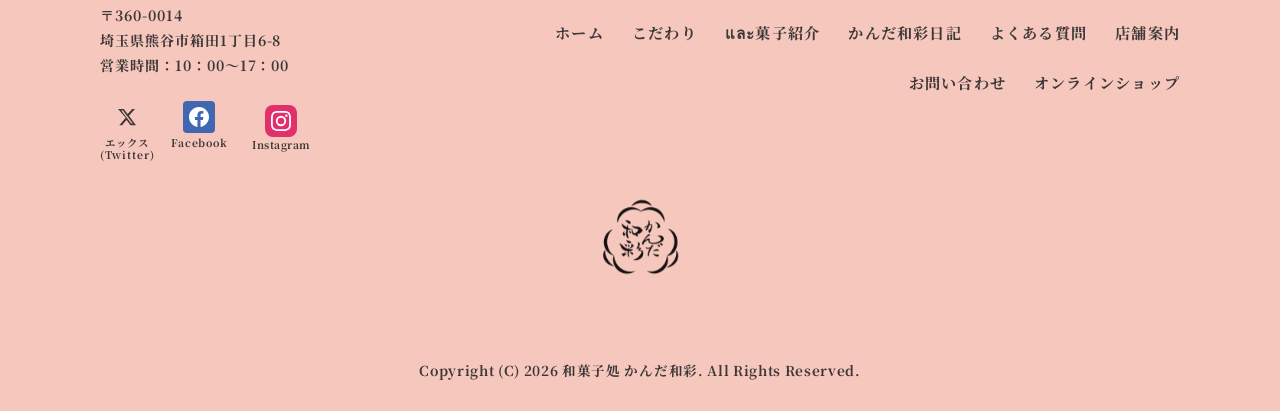
<file: diary.html>
﻿<!DOCTYPE html>
<html lang="ja">
<head>
    <meta charset="UTF-8">
    <meta name="viewport" content="width=device-width, initial-scale=1.0">
    <title>かんだ和彩日記 | 和菓子処 かんだ和彩</title>
    <link rel="preconnect" href="https://fonts.googleapis.com">
    <link rel="preconnect" href="https://fonts.gstatic.com" crossorigin>
    <link href="https://fonts.googleapis.com/css2?family=Noto+Serif+JP:wght@500;600;700;900&display=swap" rel="stylesheet">
    <link rel="stylesheet" href="style.css">
</head>
<body>
    <!-- ============================================================
         ヘッダー
         ============================================================ -->
    <header id="front_header" class="site-header">
        <div class="header-inner">
            <!-- ロゴ -->
            <div class="header-logo">
                <a href="index.html">
                    <img src="img/ロゴ.png" alt="和菓子処 かんだ和彩" class="logo-img">
                </a>
            </div>

            <!-- SNSアイコン -->
            <div class="header-sns">
                <ul class="header-sns-list">
                    <li>
                        <a href="https://twitter.com/kandawasai" target="_blank" rel="noopener noreferrer" class="sns-link">
                            <svg xmlns="http://www.w3.org/2000/svg" viewBox="0 0 24 24" width="22" height="22" fill="currentColor"><path d="M18.244 2.25h3.308l-7.227 8.26 8.502 11.24H16.17l-4.714-6.231-5.401 6.231H2.747l7.73-8.835L1.254 2.25H8.08l4.713 6.231zm-1.161 17.52h1.833L7.084 4.126H5.117z"/></svg>
                            <span>エックス</span>
                        </a>
                    </li>
                    <li>
                        <a href="https://www.facebook.com/kandawasai/" target="_blank" rel="noopener noreferrer" class="sns-link">
                            <svg xmlns="http://www.w3.org/2000/svg" viewBox="0 0 24 24" width="22" height="22" fill="currentColor"><path d="M24 12.073c0-6.627-5.373-12-12-12s-12 5.373-12 12c0 5.99 4.388 10.954 10.125 11.854v-8.385H7.078v-3.47h3.047V9.43c0-3.007 1.792-4.669 4.533-4.669 1.312 0 2.686.235 2.686.235v2.953H15.83c-1.491 0-1.956.925-1.956 1.874v2.25h3.328l-.532 3.47h-2.796v8.385C19.612 23.027 24 18.062 24 12.073z"/></svg>
                            <span>Facebook</span>
                        </a>
                    </li>
                    <li>
                        <a href="https://www.instagram.com/kandawasai/?hl=ja" target="_blank" rel="noopener noreferrer" class="sns-link">
                            <svg xmlns="http://www.w3.org/2000/svg" viewBox="0 0 24 24" width="22" height="22" fill="currentColor"><path d="M12 2.163c3.204 0 3.584.012 4.85.07 3.252.148 4.771 1.691 4.919 4.919.058 1.265.069 1.645.069 4.849 0 3.205-.012 3.584-.069 4.849-.149 3.225-1.664 4.771-4.919 4.919-1.266.058-1.644.07-4.85.07-3.204 0-3.584-.012-4.849-.07-3.26-.149-4.771-1.699-4.919-4.92-.058-1.265-.07-1.644-.07-4.849 0-3.204.013-3.583.07-4.849.149-3.227 1.664-4.771 4.919-4.919 1.266-.057 1.645-.069 4.849-.069zM12 0C8.741 0 8.333.014 7.053.072 2.695.272.273 2.69.073 7.052.014 8.333 0 8.741 0 12c0 3.259.014 3.668.072 4.948.2 4.358 2.618 6.78 6.98 6.98C8.333 23.986 8.741 24 12 24c3.259 0 3.668-.014 4.948-.072 4.354-.2 6.782-2.618 6.979-6.98.059-1.28.073-1.689.073-4.948 0-3.259-.014-3.667-.072-4.947-.196-4.354-2.617-6.78-6.979-6.98C15.668.014 15.259 0 12 0zm0 5.838a6.162 6.162 0 1 0 0 12.324 6.162 6.162 0 0 0 0-12.324zM12 16a4 4 0 1 1 0-8 4 4 0 0 1 0 8zm6.406-11.845a1.44 1.44 0 1 0 0 2.881 1.44 1.44 0 0 0 0-2.881z"/></svg>
                            <span>Instagram</span>
                        </a>
                    </li>
                    <li>
                        <a href="https://kandawasai.raku-uru.jp/" target="_blank" rel="noopener noreferrer" class="sns-link">
                            <svg xmlns="http://www.w3.org/2000/svg" viewBox="0 0 24 24" width="22" height="22" fill="currentColor"><path d="M7 18c-1.1 0-1.99.9-1.99 2S5.9 22 7 22s2-.9 2-2-.9-2-2-2zM1 2v2h2l3.6 7.59-1.35 2.45c-.16.28-.25.61-.25.96C5 16.1 6.1 17 7 17h12v-2H7.42c-.14 0-.25-.11-.25-.25l.03-.12.9-1.63H19c.75 0 1.41-.41 1.75-1.03l3.58-6.49A1 1 0 0 0 23.45 4H5.21l-.94-2H1zm16 16c-1.1 0-1.99.9-1.99 2s.89 2 1.99 2 2-.9 2-2-.9-2-2-2z"/></svg>
                            <span>オンラインショップ</span>
                        </a>
                    </li>
                </ul>
            </div>

            <!-- ハンバーガーメニューボタン -->
            <button id="js-menu-toggle" class="menu-toggle" aria-label="メニューを開く">
                <span></span><span></span><span></span>
            </button>
        </div>

        <!-- ナビゲーション -->
        <nav id="front_header_nav" class="header-nav">
            <ul class="header-nav-list">
                <li><a href="index.html" class="nav-item">ホーム</a></li>
                <li><a href="commitment.html" class="nav-item">こだわり</a></li>
                <li><a href="sweets.html" class="nav-item">和菓子紹介</a></li>
                <li><a href="diary.html" class="nav-item">かんだ和彩日記</a></li>
                <li><a href="question.html" class="nav-item">よくある質問</a></li>
                <li><a href="guidance.html" class="nav-item">店舗案内</a></li>
                <li class="mobile-only-nav-item"><a href="https://kandawasai.raku-uru.jp/" target="_blank" rel="noopener noreferrer" class="nav-item">オンラインショップ</a></li>
                <li class="mobile-only-nav-item"><a href="contact.html" class="nav-item">お問い合わせ</a></li>
            </ul>
            <div class="mobile-nav-sns mobile-only-block">
                <a href="https://twitter.com/kandawasai" target="_blank" rel="noopener noreferrer" class="mobile-sns-item">
                    <svg xmlns="http://www.w3.org/2000/svg" viewBox="0 0 24 24" width="22" height="22" fill="currentColor"><path d="M18.244 2.25h3.308l-7.227 8.26 8.502 11.24H16.17l-4.714-6.231-5.401 6.231H2.747l7.73-8.835L1.254 2.25H8.08l4.713 6.231zm-1.161 17.52h1.833L7.084 4.126H5.117z"/></svg>
                    <span>エックス</span>
                </a>
                <a href="https://www.facebook.com/kandawasai/" target="_blank" rel="noopener noreferrer" class="mobile-sns-item">
                    <svg xmlns="http://www.w3.org/2000/svg" viewBox="0 0 24 24" width="22" height="22" fill="currentColor"><path d="M24 12.073c0-6.627-5.373-12-12-12s-12 5.373-12 12c0 5.99 4.388 10.954 10.125 11.854v-8.385H7.078v-3.47h3.047V9.43c0-3.007 1.792-4.669 4.533-4.669 1.312 0 2.686.235 2.686.235v2.953H15.83c-1.491 0-1.956.925-1.956 1.874v2.25h3.328l-.532 3.47h-2.796v8.385C19.612 23.027 24 18.062 24 12.073z"/></svg>
                    <span>Facebook</span>
                </a>
                <a href="https://www.instagram.com/kandawasai/?hl=ja" target="_blank" rel="noopener noreferrer" class="mobile-sns-item">
                    <svg xmlns="http://www.w3.org/2000/svg" viewBox="0 0 24 24" width="22" height="22" fill="currentColor"><path d="M12 2.163c3.204 0 3.584.012 4.85.07 3.252.148 4.771 1.691 4.919 4.919.058 1.265.069 1.645.069 4.849 0 3.205-.012 3.584-.069 4.849-.149 3.225-1.664 4.771-4.919 4.919-1.266.058-1.644.07-4.85.07-3.204 0-3.584-.012-4.849-.07-3.26-.149-4.771-1.699-4.919-4.92-.058-1.265-.07-1.644-.07-4.849 0-3.204.013-3.583.07-4.849.149-3.227 1.664-4.771 4.919-4.919 1.266-.057 1.645-.069 4.849-.069zM12 0C8.741 0 8.333.014 7.053.072 2.695.272.273 2.69.073 7.052.014 8.333 0 8.741 0 12c0 3.259.014 3.668.072 4.948.2 4.358 2.618 6.78 6.98 6.98C8.333 23.986 8.741 24 12 24c3.259 0 3.668-.014 4.948-.072 4.354-.2 6.782-2.618 6.979-6.98.059-1.28.073-1.689.073-4.948 0-3.259-.014-3.667-.072-4.947-.196-4.354-2.617-6.78-6.979-6.98C15.668.014 15.259 0 12 0zm0 5.838a6.162 6.162 0 1 0 0 12.324 6.162 6.162 0 0 0 0-12.324zM12 16a4 4 0 1 1 0-8 4 4 0 0 1 0 8zm6.406-11.845a1.44 1.44 0 1 0 0 2.881 1.44 1.44 0 0 0 0-2.881z"/></svg>
                    <span>Instagram</span>
                </a>
            </div>
        </nav>
    </header>

    <main class="site-main">
        <!-- ページヒーロー -->
        <div class="sub-page-hero">
            <p class="page-label">Diary</p>
            <h1>かんだ和彩日記</h1>
            <div class="hero-accent"></div>
        </div>

        <section class="content-body container">
            <div class="diary-list">
                <!-- 記事カード 1 -->
                <article class="diary-item">
                    <div class="diary-item-img">
                        <!-- 後から画像を入れるためのスペース -->
                    </div>
                    <div class="diary-item-content">
                        <div>
                            <span class="diary-date">2026.06.14</span>
                            <h3 class="diary-title">ホームページをリニューアルいたしました。</h3>
                        </div>
                        <a href="https://www.instagram.com/kandawasai/?hl=ja" target="_blank" rel="noopener noreferrer" class="diary-insta-link">
                            Instagramで見る
                        </a>
                    </div>
                </article>

                <!-- 記事カード 2 -->
                <article class="diary-item">
                    <div class="diary-item-img">
                        <!-- 後から画像を入れるためのスペース -->
                    </div>
                    <div class="diary-item-content">
                        <div>
                            <span class="diary-date">2026.06.10</span>
                            <h3 class="diary-title">今月のおすすめ和菓子のご紹介</h3>
                        </div>
                        <a href="https://www.instagram.com/kandawasai/?hl=ja" target="_blank" rel="noopener noreferrer" class="diary-insta-link">
                            Instagramで見る
                        </a>
                    </div>
                </article>

                <!-- 記事カード 3 -->
                <article class="diary-item">
                    <div class="diary-item-img">
                        <!-- 後から画像を入れるためのスペース -->
                    </div>
                    <div class="diary-item-content">
                        <div>
                            <span class="diary-date">2026.06.01</span>
                            <h3 class="diary-title">店内の喫茶スペースの様子</h3>
                        </div>
                        <a href="https://www.instagram.com/kandawasai/?hl=ja" target="_blank" rel="noopener noreferrer" class="diary-insta-link">
                            Instagramで見る
                        </a>
                    </div>
                </article>

                <!-- 記事カード 4 -->
                <article class="diary-item">
                    <div class="diary-item-img">
                        <!-- 後から画像を入れるためのスペース -->
                    </div>
                    <div class="diary-item-content">
                        <div>
                            <span class="diary-date">2026.05.25</span>
                            <h3 class="diary-title">初夏の和菓子作りの風景</h3>
                        </div>
                        <a href="https://www.instagram.com/kandawasai/?hl=ja" target="_blank" rel="noopener noreferrer" class="diary-insta-link">
                            Instagramで見る
                        </a>
                    </div>
                </article>

                <!-- 記事カード 5 -->
                <article class="diary-item">
                    <div class="diary-item-img">
                        <!-- 後から画像を入れるためのスペース -->
                    </div>
                    <div class="diary-item-content">
                        <div>
                            <span class="diary-date">2026.05.18</span>
                            <h3 class="diary-title">季節の和菓子「さくらいちご」の製造の様子</h3>
                        </div>
                        <a href="https://www.instagram.com/kandawasai/?hl=ja" target="_blank" rel="noopener noreferrer" class="diary-insta-link">
                            Instagramで見る
                        </a>
                    </div>
                </article>

                <!-- 記事カード 6 -->
                <article class="diary-item">
                    <div class="diary-item-img">
                        <!-- 後から画像を入れるためのスペース -->
                    </div>
                    <div class="diary-item-content">
                        <div>
                            <span class="diary-date">2026.05.10</span>
                            <h3 class="diary-title">地元の熊谷小麦についてのこだわり</h3>
                        </div>
                        <a href="https://www.instagram.com/kandawasai/?hl=ja" target="_blank" rel="noopener noreferrer" class="diary-insta-link">
                            Instagramで見る
                        </a>
                    </div>
                </article>

                <!-- 記事カード 7 -->
                <article class="diary-item">
                    <div class="diary-item-img">
                        <!-- 後から画像を入れるためのスペース -->
                    </div>
                    <div class="diary-item-content">
                        <div>
                            <span class="diary-date">2026.05.05</span>
                            <h3 class="diary-title">端午の節句、柏餅の販売日です</h3>
                        </div>
                        <a href="https://www.instagram.com/kandawasai/?hl=ja" target="_blank" rel="noopener noreferrer" class="diary-insta-link">
                            Instagramで見る
                        </a>
                    </div>
                </article>

                <!-- 記事カード 8 -->
                <article class="diary-item">
                    <div class="diary-item-img">
                        <!-- 後から画像を入れるためのスペース -->
                    </div>
                    <div class="diary-item-content">
                        <div>
                            <span class="diary-date">2026.04.28</span>
                            <h3 class="diary-title">ゴールデンウィーク期間の営業について</h3>
                        </div>
                        <a href="https://www.instagram.com/kandawasai/?hl=ja" target="_blank" rel="noopener noreferrer" class="diary-insta-link">
                            Instagramで見る
                        </a>
                    </div>
                </article>

                <!-- 記事カード 9 -->
                <article class="diary-item">
                    <div class="diary-item-img">
                        <!-- 後から画像を入れるためのスペース -->
                    </div>
                    <div class="diary-item-content">
                        <div>
                            <span class="diary-date">2026.04.20</span>
                            <h3 class="diary-title">春限定のどら焼きのご案内</h3>
                        </div>
                        <a href="https://www.instagram.com/kandawasai/?hl=ja" target="_blank" rel="noopener noreferrer" class="diary-insta-link">
                            Instagramで見る
                        </a>
                    </div>
                </article>

                <!-- 記事カード 10 -->
                <article class="diary-item">
                    <div class="diary-item-img">
                        <!-- 後から画像を入れるためのスペース -->
                    </div>
                    <div class="diary-item-content">
                        <div>
                            <span class="diary-date">2026.04.12</span>
                            <h3 class="diary-title">新しい上生菓子「初桜」が出来上がりました</h3>
                        </div>
                        <a href="https://www.instagram.com/kandawasai/?hl=ja" target="_blank" rel="noopener noreferrer" class="diary-insta-link">
                            Instagramで見る
                        </a>
                    </div>
                </article>
            </div>

            <!-- 簡易ページネーション -->
            <div class="pagination">
                <span class="current">1</span>
                <a href="diary2.html">2</a>
                <a href="diary3.html">3</a>
                <a href="diary2.html" class="next">次へ &raquo;</a>
            </div>
        </section>
    </main>

        <!-- ============================================================
             フォトギャラリー（photo1〜photo7の無限自動スライド）
             ============================================================ -->
        <section class="footer-photo-gallery">
            <div class="photo-gallery-track">
                <div class="photo-item"><img src="img/photo1.png" alt="和菓子写真 1"></div>
                <div class="photo-item"><img src="img/photo2.png" alt="和菓子写真 2"></div>
                <div class="photo-item"><img src="img/photo3.png" alt="和菓子写真 3"></div>
                <div class="photo-item"><img src="img/photo4.png" alt="和菓子写真 4"></div>
                <div class="photo-item"><img src="img/photo5.png" alt="和菓子写真 5"></div>
                <div class="photo-item"><img src="img/photo6.png" alt="和菓子写真 6"></div>
                <div class="photo-item"><img src="img/photo7.png" alt="和菓子写真 7"></div>
                <!-- ループを途切れさせないための複製セット -->
                <div class="photo-item"><img src="img/photo1.png" alt="和菓子写真 1"></div>
                <div class="photo-item"><img src="img/photo2.png" alt="和菓子写真 2"></div>
                <div class="photo-item"><img src="img/photo3.png" alt="和菓子写真 3"></div>
                <div class="photo-item"><img src="img/photo4.png" alt="和菓子写真 4"></div>
                <div class="photo-item"><img src="img/photo5.png" alt="和菓子写真 5"></div>
                <div class="photo-item"><img src="img/photo6.png" alt="和菓子写真 6"></div>
                <div class="photo-item"><img src="img/photo7.png" alt="和菓子写真 7"></div>
            </div>
        </section>

    </main>

    <!-- ============================================================
         フッター
         ============================================================ -->
    <footer class="site-footer">
        <div class="footer-container">
            <div class="footer-top">
                <!-- 左ブロック：住所・SNS -->
                <div class="footer-info">
                    <p class="footer-address">
                        〒360-0014<br>
                        埼玉県熊谷市箱田1丁目6-8<br>
                        営業時間：10：00〜17：00
                    </p>
                    <div class="footer-sns-box">
                        <ul class="footer-sns-list">
                            <li>
                                <a href="https://twitter.com/kandawasai" target="_blank" rel="noopener noreferrer" class="footer-sns-item">
                                    <span class="sns-icon icon-x">
                                        <svg xmlns="http://www.w3.org/2000/svg" viewBox="0 0 24 24" width="20" height="20" fill="currentColor"><path d="M18.244 2.25h3.308l-7.227 8.26 8.502 11.24H16.17l-4.714-6.231-5.401 6.231H2.747l7.73-8.835L1.254 2.25H8.08l4.713 6.231zm-1.161 17.52h1.833L7.084 4.126H5.117z"/></svg>
                                    </span>
                                    <span class="sns-label">エックス<br>(Twitter)</span>
                                </a>
                            </li>
                            <li>
                                <a href="https://www.facebook.com/kandawasai/" target="_blank" rel="noopener noreferrer" class="footer-sns-item">
                                    <span class="sns-icon icon-fb">
                                        <svg xmlns="http://www.w3.org/2000/svg" viewBox="0 0 24 24" width="20" height="20" fill="currentColor"><path d="M24 12.073c0-6.627-5.373-12-12-12s-12 5.373-12 12c0 5.99 4.388 10.954 10.125 11.854v-8.385H7.078v-3.47h3.047V9.43c0-3.007 1.792-4.669 4.533-4.669 1.312 0 2.686.235 2.686.235v2.953H15.83c-1.491 0-1.956.925-1.956 1.874v2.25h3.328l-.532 3.47h-2.796v8.385C19.612 23.027 24 18.062 24 12.073z"/></svg>
                                    </span>
                                    <span class="sns-label">Facebook</span>
                                </a>
                            </li>
                            <li>
                                <a href="https://www.instagram.com/kandawasai/?hl=ja" target="_blank" rel="noopener noreferrer" class="sns-link">
                                    <span class="sns-icon icon-ig">
                                        <svg xmlns="http://www.w3.org/2000/svg" viewBox="0 0 24 24" width="20" height="20" fill="currentColor"><path d="M12 2.163c3.204 0 3.584.012 4.85.07 3.252.148 4.771 1.691 4.919 4.919.058 1.265.069 1.645.069 4.849 0 3.205-.012 3.584-.069 4.849-.149 3.225-1.664 4.771-4.919 4.919-1.266.058-1.644.07-4.85.07-3.204 0-3.584-.012-4.849-.07-3.26-.149-4.771-1.699-4.919-4.92-.058-1.265-.07-1.644-.07-4.849 0-3.204.013-3.583.07-4.849.149-3.227 1.664-4.771 4.919-4.919 1.266-.057 1.645-.069 4.849-.069zM12 0C8.741 0 8.333.014 7.053.072 2.695.272.273 2.69.073 7.052.014 8.333 0 8.741 0 12c0 3.259.014 3.668.072 4.948.2 4.358 2.618 6.78 6.98 6.98C8.333 23.986 8.741 24 12 24c3.259 0 3.668-.014 4.948-.072 4.354-.2 6.782-2.618 6.979-6.98.059-1.28.073-1.689.073-4.948 0-3.259-.014-3.667-.072-4.947-.196-4.354-2.617-6.78-6.979-6.98C15.668.014 15.259 0 12 0zm0 5.838a6.162 6.162 0 1 0 0 12.324 6.162 6.162 0 0 0 0-12.324zM12 16a4 4 0 1 1 0-8 4 4 0 0 1 0 8zm6.406-11.845a1.44 1.44 0 1 0 0 2.881 1.44 1.44 0 0 0 0-2.881z"/></svg>
                                    </span>
                                    <span class="sns-label">Instagram</span>
                                </a>
                            </li>
                        </ul>
                    </div>
                </div>

                <!-- 右ブロック：2段ナビゲーション -->
                <div class="footer-nav-area">
                    <nav class="footer-nav-grid">
                        <ul class="footer-nav-row row-1">
                            <li><a href="index.html">ホーム</a></li>
                            <li><a href="commitment.html">こだわり</a></li>
                            <li><a href="sweets.html">และ菓子紹介</a></li>
                            <li><a href="diary.html">かんだ和彩日記</a></li>
                            <li><a href="question.html">よくある質問</a></li>
                            <li><a href="guidance.html">店舗案内</a></li>
                        </ul>
                        <ul class="footer-nav-row row-2">
                            <li><a href="contact.html">お問い合わせ</a></li>
                            <li><a href="https://kandawasai.raku-uru.jp/" target="_blank" rel="noopener noreferrer">オンラインショップ</a></li>
                        </ul>
                    </nav>
                </div>
            </div>

            <!-- 中央ロゴ -->
            <div class="footer-center-logo">
                <a href="index.html">
                    <img src="img/ロゴ.png" alt="和菓子処 かんだ和彩" class="footer-logo-img">
                </a>
            </div>

            <!-- 最下部コピーライト -->
            <p class="copyright">Copyright (C) 2026 和菓子処 かんだ和彩. All Rights Reserved.</p>
        </div>
    </footer>

    <script>
    // ハンバーガーメニュー
    document.addEventListener('DOMContentLoaded', function () {
        const menuToggle = document.getElementById('js-menu-toggle');
        const headerNav = document.getElementById('front_header_nav');
        if (menuToggle && headerNav) {
            menuToggle.addEventListener('click', function () {
                menuToggle.classList.toggle('is-open');
                headerNav.classList.toggle('is-open');
            });
        }
    });
    </script>
</body>
</html>
</file>
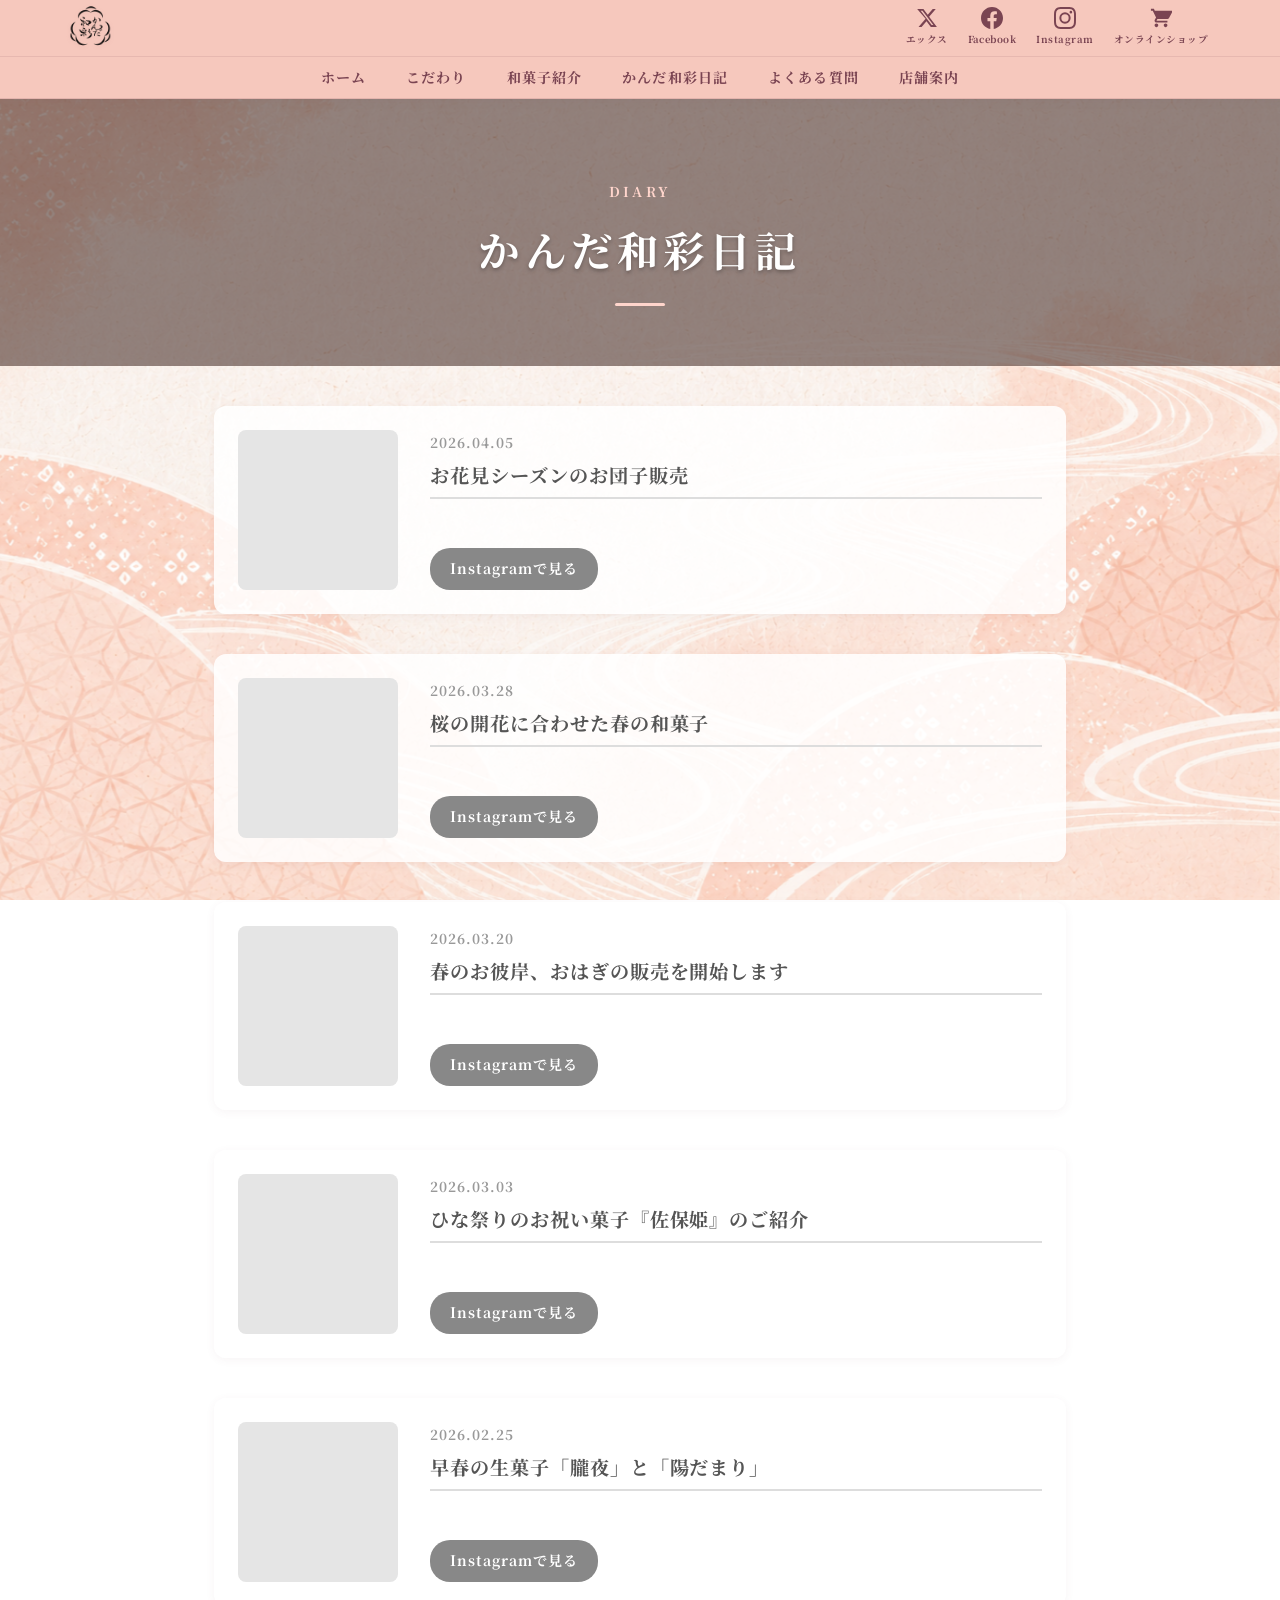
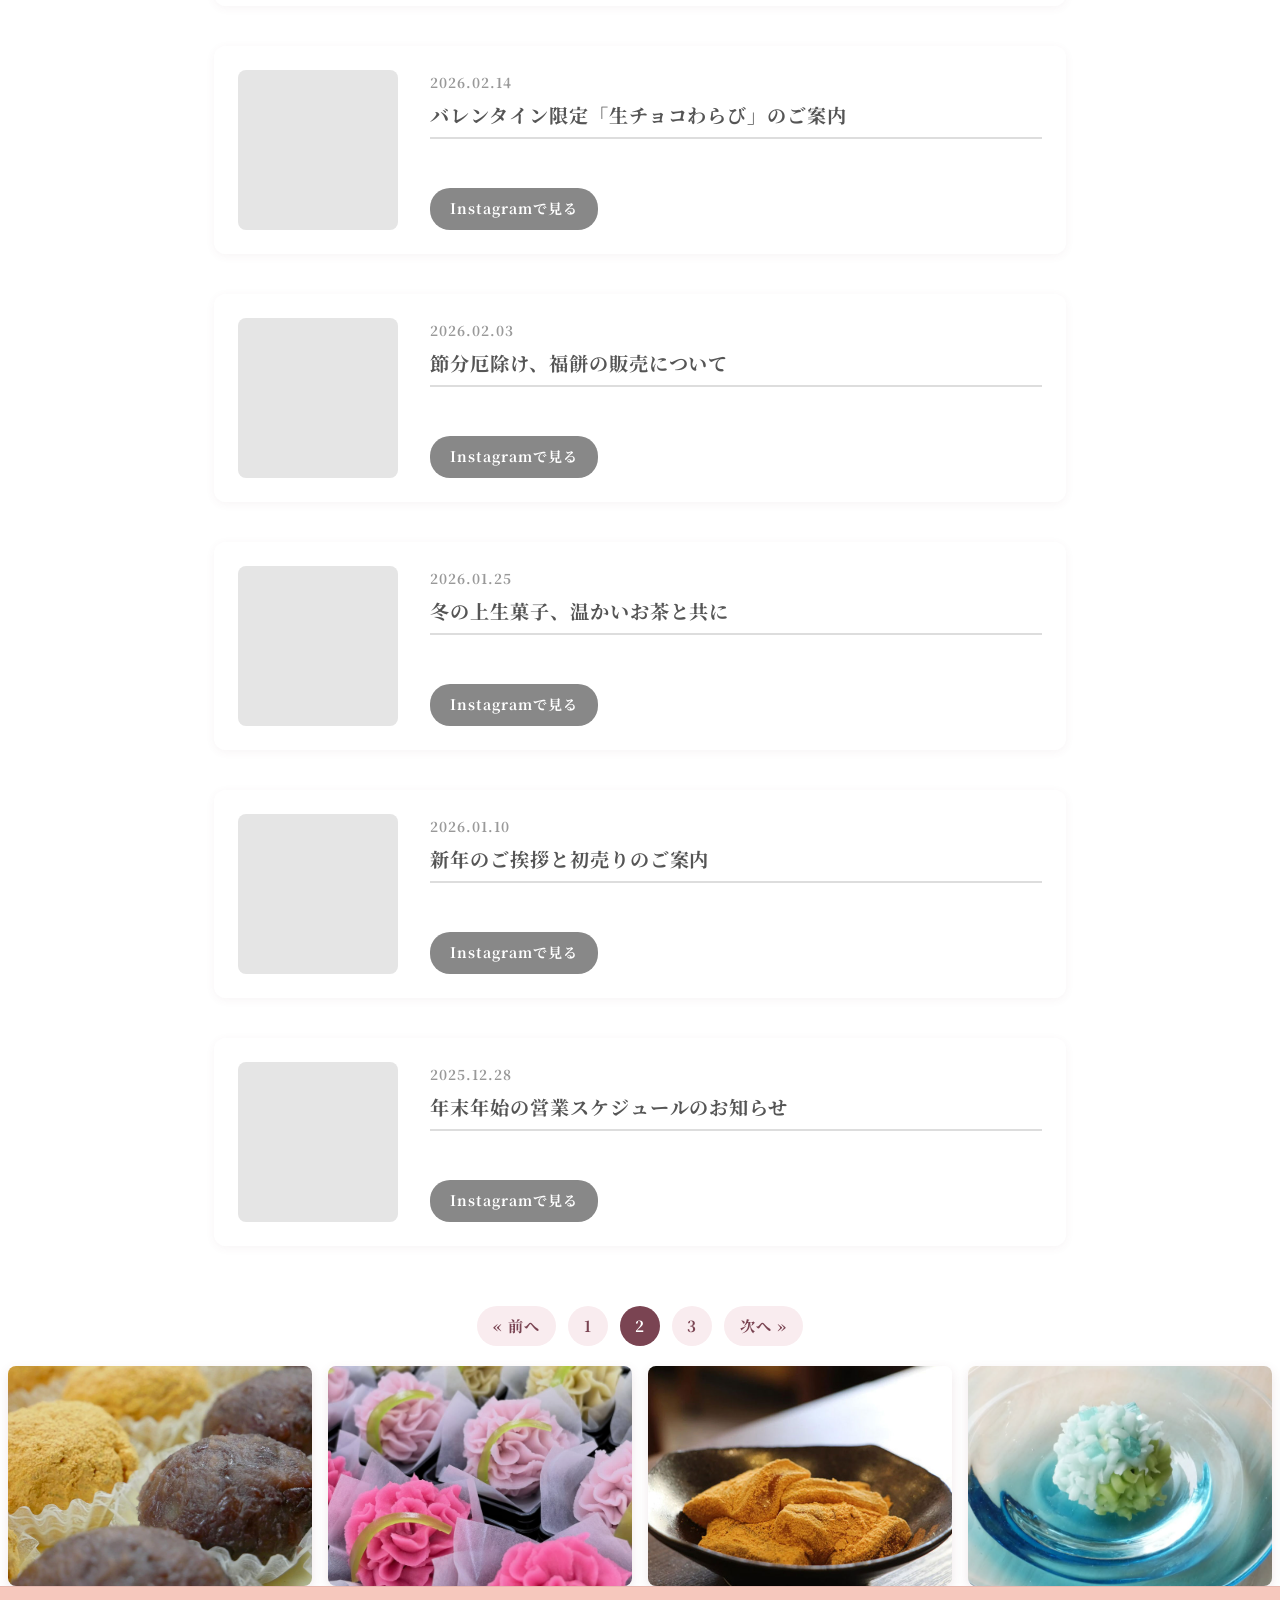
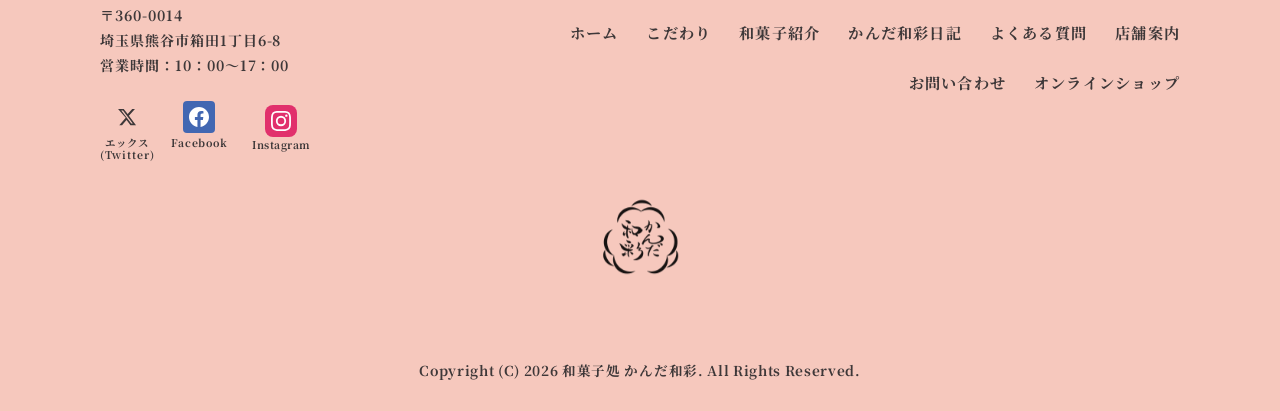
<file: diary2.html>
﻿<!DOCTYPE html>
<html lang="ja">
<head>
    <meta charset="UTF-8">
    <meta name="viewport" content="width=device-width, initial-scale=1.0">
    <title>かんだ和彩日記（2ページ目） | 和菓子処 かんだ和彩</title>
    <link rel="preconnect" href="https://fonts.googleapis.com">
    <link rel="preconnect" href="https://fonts.gstatic.com" crossorigin>
    <link href="https://fonts.googleapis.com/css2?family=Noto+Serif+JP:wght@500;600;700;900&display=swap" rel="stylesheet">
    <link rel="stylesheet" href="style.css">
</head>
<body>
    <!-- ============================================================
         ヘッダー
         ============================================================ -->
    <header id="front_header" class="site-header">
        <div class="header-inner">
            <!-- ロゴ -->
            <div class="header-logo">
                <a href="index.html">
                    <img src="img/ロゴ.png" alt="和菓子処 かんだ和彩" class="logo-img">
                </a>
            </div>

            <!-- SNSアイコン -->
            <div class="header-sns">
                <ul class="header-sns-list">
                    <li>
                        <a href="https://twitter.com/kandawasai" target="_blank" rel="noopener noreferrer" class="sns-link">
                            <svg xmlns="http://www.w3.org/2000/svg" viewBox="0 0 24 24" width="22" height="22" fill="currentColor"><path d="M18.244 2.25h3.308l-7.227 8.26 8.502 11.24H16.17l-4.714-6.231-5.401 6.231H2.747l7.73-8.835L1.254 2.25H8.08l4.713 6.231zm-1.161 17.52h1.833L7.084 4.126H5.117z"/></svg>
                            <span>エックス</span>
                        </a>
                    </li>
                    <li>
                        <a href="https://www.facebook.com/kandawasai/" target="_blank" rel="noopener noreferrer" class="sns-link">
                            <svg xmlns="http://www.w3.org/2000/svg" viewBox="0 0 24 24" width="22" height="22" fill="currentColor"><path d="M24 12.073c0-6.627-5.373-12-12-12s-12 5.373-12 12c0 5.99 4.388 10.954 10.125 11.854v-8.385H7.078v-3.47h3.047V9.43c0-3.007 1.792-4.669 4.533-4.669 1.312 0 2.686.235 2.686.235v2.953H15.83c-1.491 0-1.956.925-1.956 1.874v2.25h3.328l-.532 3.47h-2.796v8.385C19.612 23.027 24 18.062 24 12.073z"/></svg>
                            <span>Facebook</span>
                        </a>
                    </li>
                    <li>
                        <a href="https://www.instagram.com/kandawasai/?hl=ja" target="_blank" rel="noopener noreferrer" class="sns-link">
                            <svg xmlns="http://www.w3.org/2000/svg" viewBox="0 0 24 24" width="22" height="22" fill="currentColor"><path d="M12 2.163c3.204 0 3.584.012 4.85.07 3.252.148 4.771 1.691 4.919 4.919.058 1.265.069 1.645.069 4.849 0 3.205-.012 3.584-.069 4.849-.149 3.225-1.664 4.771-4.919 4.919-1.266.058-1.644.07-4.85.07-3.204 0-3.584-.012-4.849-.07-3.26-.149-4.771-1.699-4.919-4.92-.058-1.265-.07-1.644-.07-4.849 0-3.204.013-3.583.07-4.849.149-3.227 1.664-4.771 4.919-4.919 1.266-.057 1.645-.069 4.849-.069zM12 0C8.741 0 8.333.014 7.053.072 2.695.272.273 2.69.073 7.052.014 8.333 0 8.741 0 12c0 3.259.014 3.668.072 4.948.2 4.358 2.618 6.78 6.98 6.98C8.333 23.986 8.741 24 12 24c3.259 0 3.668-.014 4.948-.072 4.354-.2 6.782-2.618 6.979-6.98.059-1.28.073-1.689.073-4.948 0-3.259-.014-3.667-.072-4.947-.196-4.354-2.617-6.78-6.979-6.98C15.668.014 15.259 0 12 0zm0 5.838a6.162 6.162 0 1 0 0 12.324 6.162 6.162 0 0 0 0-12.324zM12 16a4 4 0 1 1 0-8 4 4 0 0 1 0 8zm6.406-11.845a1.44 1.44 0 1 0 0 2.881 1.44 1.44 0 0 0 0-2.881z"/></svg>
                            <span>Instagram</span>
                        </a>
                    </li>
                    <li>
                        <a href="https://kandawasai.raku-uru.jp/" target="_blank" rel="noopener noreferrer" class="sns-link">
                            <svg xmlns="http://www.w3.org/2000/svg" viewBox="0 0 24 24" width="22" height="22" fill="currentColor"><path d="M7 18c-1.1 0-1.99.9-1.99 2S5.9 22 7 22s2-.9 2-2-.9-2-2-2zM1 2v2h2l3.6 7.59-1.35 2.45c-.16.28-.25.61-.25.96C5 16.1 6.1 17 7 17h12v-2H7.42c-.14 0-.25-.11-.25-.25l.03-.12.9-1.63H19c.75 0 1.41-.41 1.75-1.03l3.58-6.49A1 1 0 0 0 23.45 4H5.21l-.94-2H1zm16 16c-1.1 0-1.99.9-1.99 2s.89 2 1.99 2 2-.9 2-2-.9-2-2-2z"/></svg>
                            <span>オンラインショップ</span>
                        </a>
                    </li>
                </ul>
            </div>

            <!-- ハンバーガーメニューボタン -->
            <button id="js-menu-toggle" class="menu-toggle" aria-label="メニューを開く">
                <span></span><span></span><span></span>
            </button>
        </div>

        <!-- ナビゲーション -->
        <nav id="front_header_nav" class="header-nav">
            <ul class="header-nav-list">
                <li><a href="index.html" class="nav-item">ホーム</a></li>
                <li><a href="commitment.html" class="nav-item">こだわり</a></li>
                <li><a href="sweets.html" class="nav-item">和菓子紹介</a></li>
                <li><a href="diary.html" class="nav-item">かんだ和彩日記</a></li>
                <li><a href="question.html" class="nav-item">よくある質問</a></li>
                <li><a href="guidance.html" class="nav-item">店舗案内</a></li>
                <li class="mobile-only-nav-item"><a href="https://kandawasai.raku-uru.jp/" target="_blank" rel="noopener noreferrer" class="nav-item">オンラインショップ</a></li>
                <li class="mobile-only-nav-item"><a href="contact.html" class="nav-item">お問い合わせ</a></li>
            </ul>
        </nav>
    </header>

    <main class="site-main">
        <!-- ページヒーロー -->
        <div class="sub-page-hero">
            <p class="page-label">Diary</p>
            <h1>かんだ和彩日記</h1>
            <div class="hero-accent"></div>
        </div>

        <section class="content-body container">
            <div class="diary-list">
                <!-- 記事カード 11 -->
                <article class="diary-item">
                    <div class="diary-item-img">
                        <!-- 後から画像を入れるためのスペース -->
                    </div>
                    <div class="diary-item-content">
                        <div>
                            <span class="diary-date">2026.04.05</span>
                            <h3 class="diary-title">お花見シーズンのお団子販売</h3>
                        </div>
                        <a href="https://www.instagram.com/kandawasai/?hl=ja" target="_blank" rel="noopener noreferrer" class="diary-insta-link">
                            Instagramで見る
                        </a>
                    </div>
                </article>

                <!-- 記事カード 12 -->
                <article class="diary-item">
                    <div class="diary-item-img">
                        <!-- 後から画像を入れるためのスペース -->
                    </div>
                    <div class="diary-item-content">
                        <div>
                            <span class="diary-date">2026.03.28</span>
                            <h3 class="diary-title">桜の開花に合わせた春の和菓子</h3>
                        </div>
                        <a href="https://www.instagram.com/kandawasai/?hl=ja" target="_blank" rel="noopener noreferrer" class="diary-insta-link">
                            Instagramで見る
                        </a>
                    </div>
                </article>

                <!-- 記事カード 13 -->
                <article class="diary-item">
                    <div class="diary-item-img">
                        <!-- 後から画像を入れるためのスペース -->
                    </div>
                    <div class="diary-item-content">
                        <div>
                            <span class="diary-date">2026.03.20</span>
                            <h3 class="diary-title">春のお彼岸、おはぎの販売を開始します</h3>
                        </div>
                        <a href="https://www.instagram.com/kandawasai/?hl=ja" target="_blank" rel="noopener noreferrer" class="diary-insta-link">
                            Instagramで見る
                        </a>
                    </div>
                </article>

                <!-- 記事カード 14 -->
                <article class="diary-item">
                    <div class="diary-item-img">
                        <!-- 後から画像を入れるためのスペース -->
                    </div>
                    <div class="diary-item-content">
                        <div>
                            <span class="diary-date">2026.03.03</span>
                            <h3 class="diary-title">ひな祭りのお祝い菓子『佐保姫』のご紹介</h3>
                        </div>
                        <a href="https://www.instagram.com/kandawasai/?hl=ja" target="_blank" rel="noopener noreferrer" class="diary-insta-link">
                            Instagramで見る
                        </a>
                    </div>
                </article>

                <!-- 記事カード 15 -->
                <article class="diary-item">
                    <div class="diary-item-img">
                        <!-- 後から画像を入れるためのスペース -->
                    </div>
                    <div class="diary-item-content">
                        <div>
                            <span class="diary-date">2026.02.25</span>
                            <h3 class="diary-title">早春の生菓子「朧夜」と「陽だまり」</h3>
                        </div>
                        <a href="https://www.instagram.com/kandawasai/?hl=ja" target="_blank" rel="noopener noreferrer" class="diary-insta-link">
                            Instagramで見る
                        </a>
                    </div>
                </article>

                <!-- 記事カード 16 -->
                <article class="diary-item">
                    <div class="diary-item-img">
                        <!-- 後から画像を入れるためのスペース -->
                    </div>
                    <div class="diary-item-content">
                        <div>
                            <span class="diary-date">2026.02.14</span>
                            <h3 class="diary-title">バレンタイン限定「生チョコわらび」のご案内</h3>
                        </div>
                        <a href="https://www.instagram.com/kandawasai/?hl=ja" target="_blank" rel="noopener noreferrer" class="diary-insta-link">
                            Instagramで見る
                        </a>
                    </div>
                </article>

                <!-- 記事カード 17 -->
                <article class="diary-item">
                    <div class="diary-item-img">
                        <!-- 後から画像を入れるためのスペース -->
                    </div>
                    <div class="diary-item-content">
                        <div>
                            <span class="diary-date">2026.02.03</span>
                            <h3 class="diary-title">節分厄除け、福餅の販売について</h3>
                        </div>
                        <a href="https://www.instagram.com/kandawasai/?hl=ja" target="_blank" rel="noopener noreferrer" class="diary-insta-link">
                            Instagramで見る
                        </a>
                    </div>
                </article>

                <!-- 記事カード 18 -->
                <article class="diary-item">
                    <div class="diary-item-img">
                        <!-- 後から画像を入れるためのスペース -->
                    </div>
                    <div class="diary-item-content">
                        <div>
                            <span class="diary-date">2026.01.25</span>
                            <h3 class="diary-title">冬の上生菓子、温かいお茶と共に</h3>
                        </div>
                        <a href="https://www.instagram.com/kandawasai/?hl=ja" target="_blank" rel="noopener noreferrer" class="diary-insta-link">
                            Instagramで見る
                        </a>
                    </div>
                </article>

                <!-- 記事カード 19 -->
                <article class="diary-item">
                    <div class="diary-item-img">
                        <!-- 後から画像を入れるためのスペース -->
                    </div>
                    <div class="diary-item-content">
                        <div>
                            <span class="diary-date">2026.01.10</span>
                            <h3 class="diary-title">新年のご挨拶と初売りのご案内</h3>
                        </div>
                        <a href="https://www.instagram.com/kandawasai/?hl=ja" target="_blank" rel="noopener noreferrer" class="diary-insta-link">
                            Instagramで見る
                        </a>
                    </div>
                </article>

                <!-- 記事カード 20 -->
                <article class="diary-item">
                    <div class="diary-item-img">
                        <!-- 後から画像を入れるためのスペース -->
                    </div>
                    <div class="diary-item-content">
                        <div>
                            <span class="diary-date">2025.12.28</span>
                            <h3 class="diary-title">年末年始の営業スケジュールのお知らせ</h3>
                        </div>
                        <a href="https://www.instagram.com/kandawasai/?hl=ja" target="_blank" rel="noopener noreferrer" class="diary-insta-link">
                            Instagramで見る
                        </a>
                    </div>
                </article>
            </div>

            <!-- 簡易ページネーション -->
            <div class="pagination">
                <a href="diary.html" class="prev">&laquo; 前へ</a>
                <a href="diary.html">1</a>
                <span class="current">2</span>
                <a href="diary3.html">3</a>
                <a href="diary3.html" class="next">次へ &raquo;</a>
            </div>
        </section>
    </main>

    <!-- ============================================================
         フォトギャラリー（photo1〜photo7の無限自動スライド）
         ============================================================ -->
    <section class="footer-photo-gallery">
        <div class="photo-gallery-track">
            <div class="photo-item"><img src="img/photo1.png" alt="和菓子写真 1"></div>
            <div class="photo-item"><img src="img/photo2.png" alt="和菓子写真 2"></div>
            <div class="photo-item"><img src="img/photo3.png" alt="和菓子写真 3"></div>
            <div class="photo-item"><img src="img/photo4.png" alt="和菓子写真 4"></div>
            <div class="photo-item"><img src="img/photo5.png" alt="和菓子写真 5"></div>
            <div class="photo-item"><img src="img/photo6.png" alt="和菓子写真 6"></div>
            <div class="photo-item"><img src="img/photo7.png" alt="和菓子写真 7"></div>
            <!-- ループを途切れさせないための複製セット -->
            <div class="photo-item"><img src="img/photo1.png" alt="和菓子写真 1"></div>
            <div class="photo-item"><img src="img/photo2.png" alt="和菓子写真 2"></div>
            <div class="photo-item"><img src="img/photo3.png" alt="和菓子写真 3"></div>
            <div class="photo-item"><img src="img/photo4.png" alt="和菓子写真 4"></div>
            <div class="photo-item"><img src="img/photo5.png" alt="和菓子写真 5"></div>
            <div class="photo-item"><img src="img/photo6.png" alt="和菓子写真 6"></div>
            <div class="photo-item"><img src="img/photo7.png" alt="和菓子写真 7"></div>
        </div>
    </section>

    <!-- ============================================================
         フッター
         ============================================================ -->
    <footer class="site-footer">
        <div class="footer-container">
            <div class="footer-top">
                <!-- 左ブロック：住所・SNS -->
                <div class="footer-info">
                    <p class="footer-address">
                        〒360-0014<br>
                        埼玉県熊谷市箱田1丁目6-8<br>
                        営業時間：10：00〜17：00
                    </p>
                    <div class="footer-sns-box">
                        <ul class="footer-sns-list">
                            <li>
                                <a href="https://twitter.com/kandawasai" target="_blank" rel="noopener noreferrer" class="footer-sns-item">
                                    <span class="sns-icon icon-x">
                                        <svg xmlns="http://www.w3.org/2000/svg" viewBox="0 0 24 24" width="20" height="20" fill="currentColor"><path d="M18.244 2.25h3.308l-7.227 8.26 8.502 11.24H16.17l-4.714-6.231-5.401 6.231H2.747l7.73-8.835L1.254 2.25H8.08l4.713 6.231zm-1.161 17.52h1.833L7.084 4.126H5.117z"/></svg>
                                    </span>
                                    <span class="sns-label">エックス<br>(Twitter)</span>
                                </a>
                            </li>
                            <li>
                                <a href="https://www.facebook.com/kandawasai/" target="_blank" rel="noopener noreferrer" class="footer-sns-item">
                                    <span class="sns-icon icon-fb">
                                        <svg xmlns="http://www.w3.org/2000/svg" viewBox="0 0 24 24" width="20" height="20" fill="currentColor"><path d="M24 12.073c0-6.627-5.373-12-12-12s-12 5.373-12 12c0 5.99 4.388 10.954 10.125 11.854v-8.385H7.078v-3.47h3.047V9.43c0-3.007 1.792-4.669 4.533-4.669 1.312 0 2.686.235 2.686.235v2.953H15.83c-1.491 0-1.956.925-1.956 1.874v2.25h3.328l-.532 3.47h-2.796v8.385C19.612 23.027 24 18.062 24 12.073z"/></svg>
                                    </span>
                                    <span class="sns-label">Facebook</span>
                                </a>
                            </li>
                            <li>
                                <a href="https://www.instagram.com/kandawasai/?hl=ja" class="sns-link">
                                    <span class="sns-icon icon-ig">
                                        <svg xmlns="http://www.w3.org/2000/svg" viewBox="0 0 24 24" width="20" height="20" fill="currentColor"><path d="M12 2.163c3.204 0 3.584.012 4.85.07 3.252.148 4.771 1.691 4.919 4.919.058 1.265.069 1.645.069 4.849 0 3.205-.012 3.584-.069 4.849-.149 3.225-1.664 4.771-4.919 4.919-1.266.058-1.644.07-4.85.07-3.204 0-3.584-.012-4.849-.07-3.26-.149-4.771-1.699-4.919-4.92-.058-1.265-.07-1.644-.07-4.849 0-3.204.013-3.583.07-4.849.149-3.227 1.664-4.771 4.919-4.919 1.266-.057 1.645-.069 4.849-.069zM12 0C8.741 0 8.333.014 7.053.072 2.695.272.273 2.69.073 7.052.014 8.333 0 8.741 0 12c0 3.259.014 3.668.072 4.948.2 4.358 2.618 6.78 6.98 6.98C8.333 23.986 8.741 24 12 24c3.259 0 3.668-.014 4.948-.072 4.354-.2 6.782-2.618 6.979-6.98.059-1.28.073-1.689.073-4.948 0-3.259-.014-3.667-.072-4.947-.196-4.354-2.617-6.78-6.979-6.98C15.668.014 15.259 0 12 0zm0 5.838a6.162 6.162 0 1 0 0 12.324 6.162 6.162 0 0 0 0-12.324zM12 16a4 4 0 1 1 0-8 4 4 0 0 1 0 8zm6.406-11.845a1.44 1.44 0 1 0 0 2.881 1.44 1.44 0 0 0 0-2.881z"/></svg>
                                    </span>
                                    <span class="sns-label">Instagram</span>
                                </a>
                            </li>
                        </ul>
                    </div>
                </div>

                <!-- 右ブロック：2段ナビゲーション -->
                <div class="footer-nav-area">
                    <nav class="footer-nav-grid">
                        <ul class="footer-nav-row row-1">
                            <li><a href="index.html">ホーム</a></li>
                            <li><a href="commitment.html">こだわり</a></li>
                            <li><a href="sweets.html">和菓子紹介</a></li>
                            <li><a href="diary.html">かんだ和彩日記</a></li>
                            <li><a href="question.html">よくある質問</a></li>
                            <li><a href="guidance.html">店舗案内</a></li>
                        </ul>
                        <ul class="footer-nav-row row-2">
                            <li><a href="contact.html">お問い合わせ</a></li>
                            <li><a href="https://kandawasai.raku-uru.jp/" target="_blank" rel="noopener noreferrer">オンラインショップ</a></li>
                        </ul>
                    </nav>
                </div>
            </div>

            <!-- 中央ロゴ -->
            <div class="footer-center-logo">
                <a href="index.html">
                    <img src="img/ロゴ.png" alt="和菓子処 かんだ和彩" class="footer-logo-img">
                </a>
            </div>

            <!-- 最下部コピーライト -->
            <p class="copyright">Copyright (C) 2026 和菓子処 かんだ和彩. All Rights Reserved.</p>
        </div>
    </footer>

    <script>
    // ハンバーガーメニュー
    document.addEventListener('DOMContentLoaded', function () {
        const menuToggle = document.getElementById('js-menu-toggle');
        const headerNav = document.getElementById('front_header_nav');
        if (menuToggle && headerNav) {
            menuToggle.addEventListener('click', function () {
                menuToggle.classList.toggle('is-open');
                headerNav.classList.toggle('is-open');
            });
        }
    });
    </script>
</body>
</html>
</file>
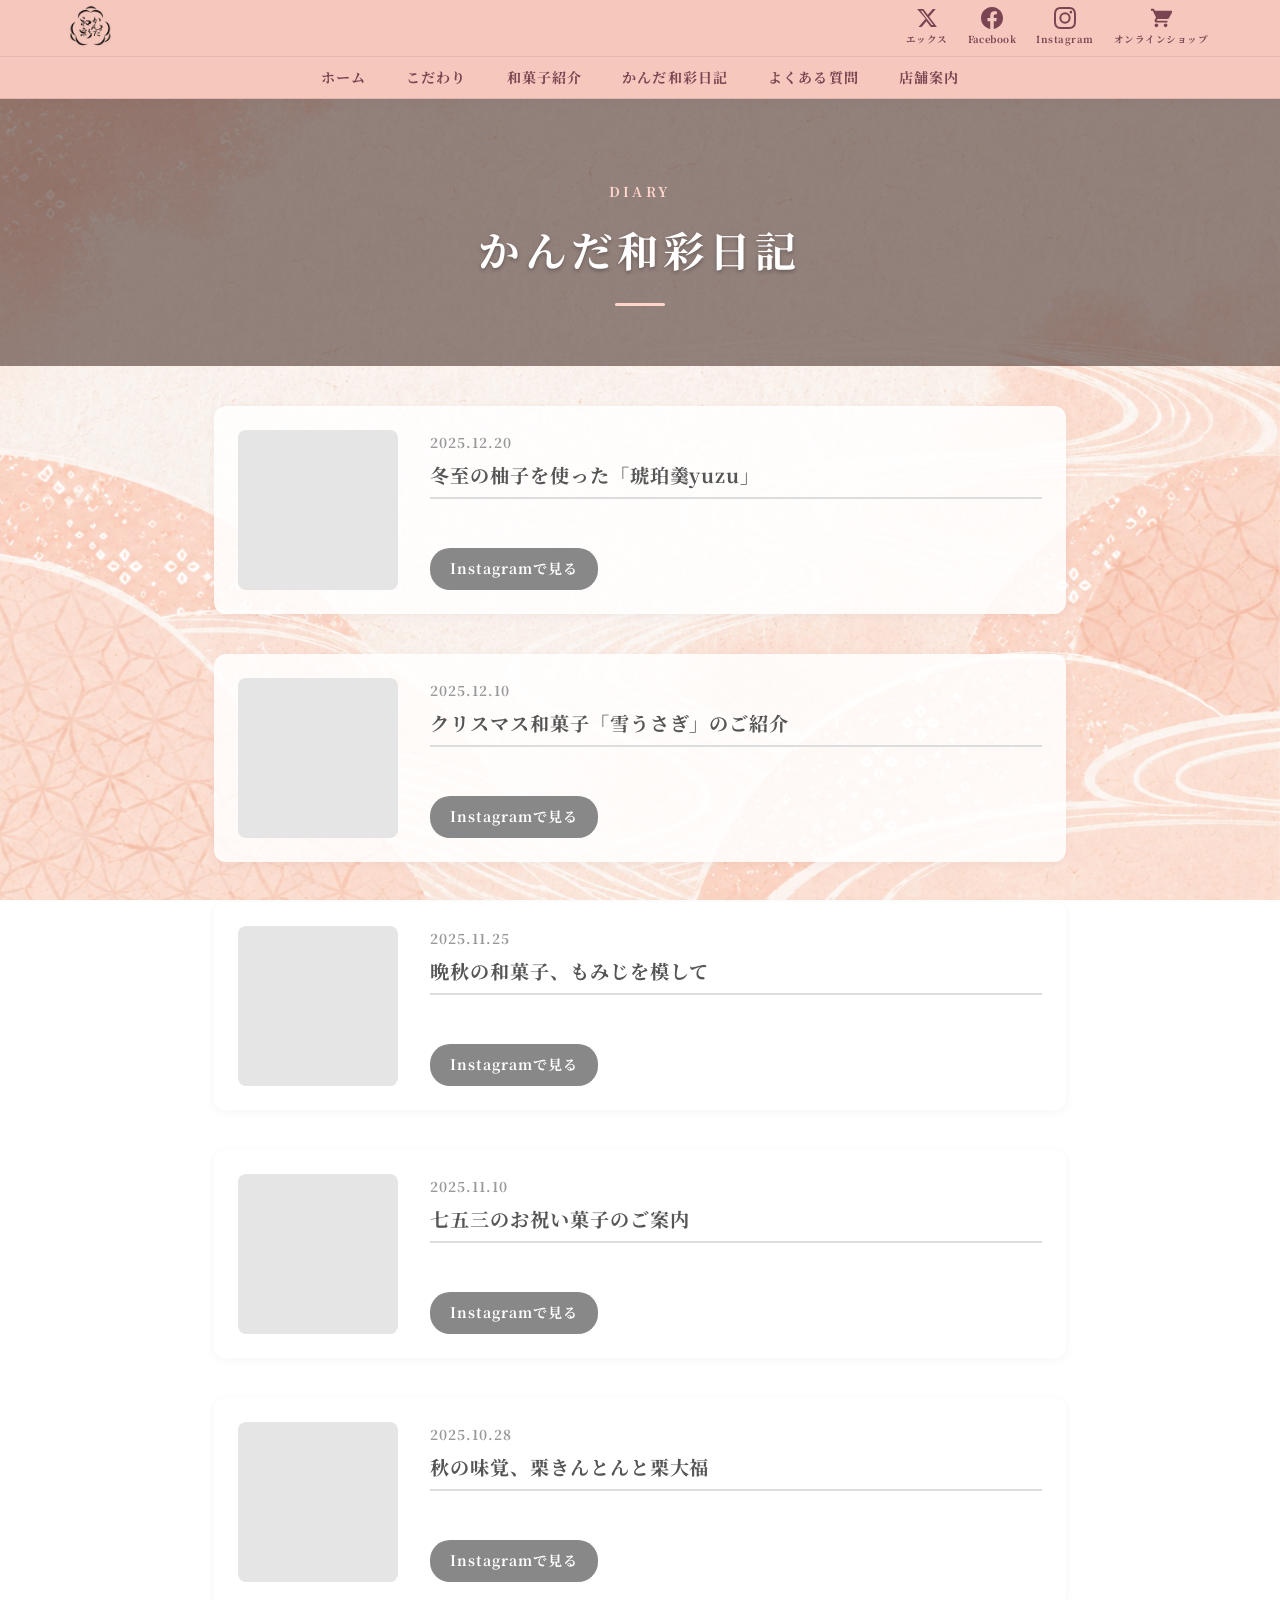
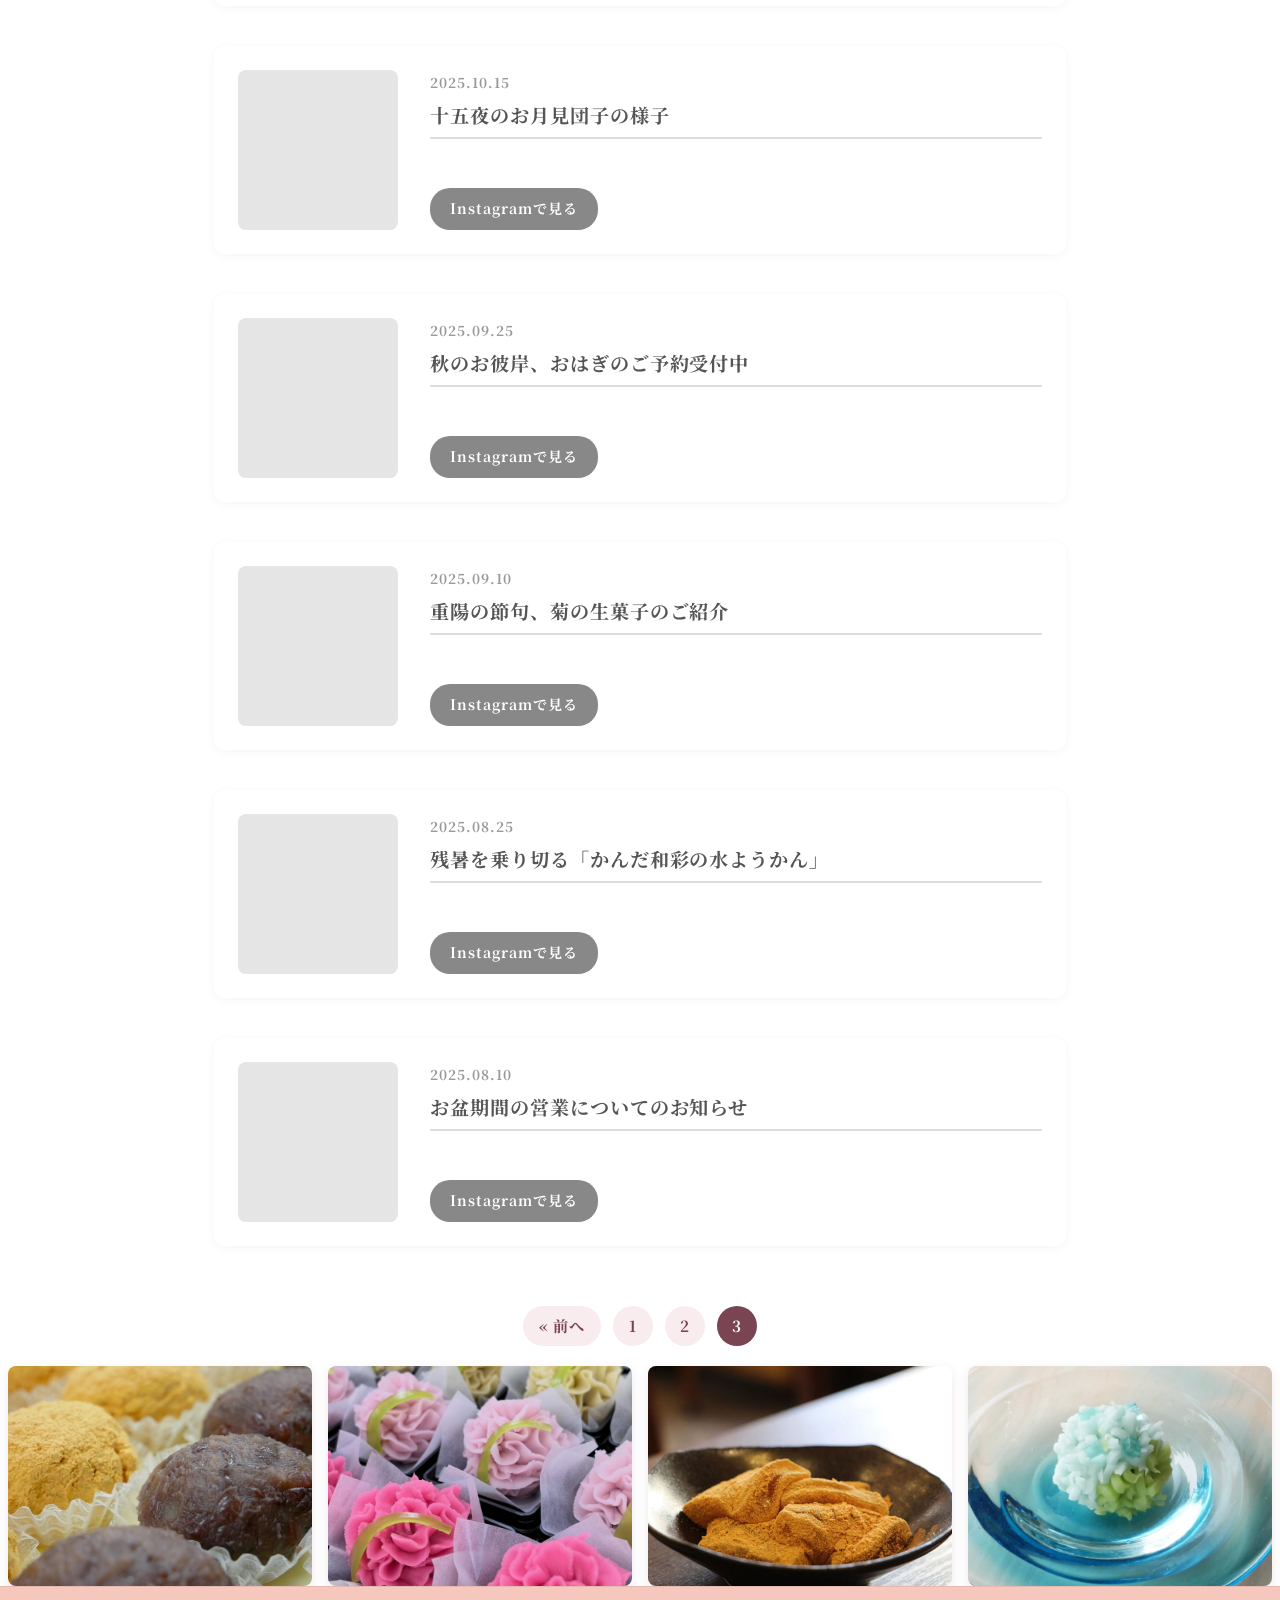
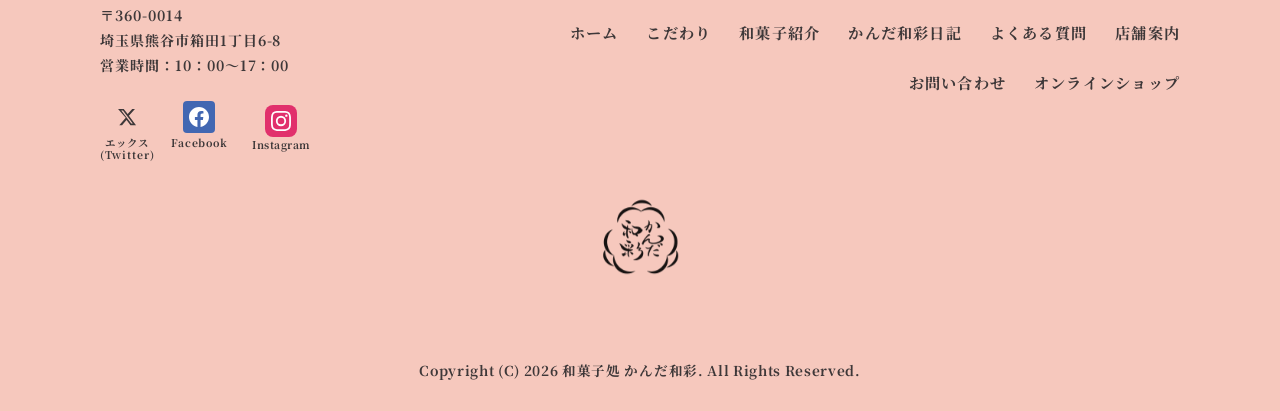
<file: diary3.html>
﻿<!DOCTYPE html>
<html lang="ja">
<head>
    <meta charset="UTF-8">
    <meta name="viewport" content="width=device-width, initial-scale=1.0">
    <title>かんだ和彩日記（3ページ目） | 和菓子処 かんだ和彩</title>
    <link rel="preconnect" href="https://fonts.googleapis.com">
    <link rel="preconnect" href="https://fonts.gstatic.com" crossorigin>
    <link href="https://fonts.googleapis.com/css2?family=Noto+Serif+JP:wght@500;600;700;900&display=swap" rel="stylesheet">
    <link rel="stylesheet" href="style.css">
</head>
<body>
    <!-- ============================================================
         ヘッダー
         ============================================================ -->
    <header id="front_header" class="site-header">
        <div class="header-inner">
            <!-- ロゴ -->
            <div class="header-logo">
                <a href="index.html">
                    <img src="img/ロゴ.png" alt="和菓子処 かんだ和彩" class="logo-img">
                </a>
            </div>

            <!-- SNSアイコン -->
            <div class="header-sns">
                <ul class="header-sns-list">
                    <li>
                        <a href="https://twitter.com/kandawasai" target="_blank" rel="noopener noreferrer" class="sns-link">
                            <svg xmlns="http://www.w3.org/2000/svg" viewBox="0 0 24 24" width="22" height="22" fill="currentColor"><path d="M18.244 2.25h3.308l-7.227 8.26 8.502 11.24H16.17l-4.714-6.231-5.401 6.231H2.747l7.73-8.835L1.254 2.25H8.08l4.713 6.231zm-1.161 17.52h1.833L7.084 4.126H5.117z"/></svg>
                            <span>エックス</span>
                        </a>
                    </li>
                    <li>
                        <a href="https://www.facebook.com/kandawasai/" target="_blank" rel="noopener noreferrer" class="sns-link">
                            <svg xmlns="http://www.w3.org/2000/svg" viewBox="0 0 24 24" width="22" height="22" fill="currentColor"><path d="M24 12.073c0-6.627-5.373-12-12-12s-12 5.373-12 12c0 5.99 4.388 10.954 10.125 11.854v-8.385H7.078v-3.47h3.047V9.43c0-3.007 1.792-4.669 4.533-4.669 1.312 0 2.686.235 2.686.235v2.953H15.83c-1.491 0-1.956.925-1.956 1.874v2.25h3.328l-.532 3.47h-2.796v8.385C19.612 23.027 24 18.062 24 12.073z"/></svg>
                            <span>Facebook</span>
                        </a>
                    </li>
                    <li>
                        <a href="https://www.instagram.com/kandawasai/?hl=ja" target="_blank" rel="noopener noreferrer" class="sns-link">
                            <svg xmlns="http://www.w3.org/2000/svg" viewBox="0 0 24 24" width="22" height="22" fill="currentColor"><path d="M12 2.163c3.204 0 3.584.012 4.85.07 3.252.148 4.771 1.691 4.919 4.919.058 1.265.069 1.645.069 4.849 0 3.205-.012 3.584-.069 4.849-.149 3.225-1.664 4.771-4.919 4.919-1.266.058-1.644.07-4.85.07-3.204 0-3.584-.012-4.849-.07-3.26-.149-4.771-1.699-4.919-4.92-.058-1.265-.07-1.644-.07-4.849 0-3.204.013-3.583.07-4.849.149-3.227 1.664-4.771 4.919-4.919 1.266-.057 1.645-.069 4.849-.069zM12 0C8.741 0 8.333.014 7.053.072 2.695.272.273 2.69.073 7.052.014 8.333 0 8.741 0 12c0 3.259.014 3.668.072 4.948.2 4.358 2.618 6.78 6.98 6.98C8.333 23.986 8.741 24 12 24c3.259 0 3.668-.014 4.948-.072 4.354-.2 6.782-2.618 6.979-6.98.059-1.28.073-1.689.073-4.948 0-3.259-.014-3.667-.072-4.947-.196-4.354-2.617-6.78-6.979-6.98C15.668.014 15.259 0 12 0zm0 5.838a6.162 6.162 0 1 0 0 12.324 6.162 6.162 0 0 0 0-12.324zM12 16a4 4 0 1 1 0-8 4 4 0 0 1 0 8zm6.406-11.845a1.44 1.44 0 1 0 0 2.881 1.44 1.44 0 0 0 0-2.881z"/></svg>
                            <span>Instagram</span>
                        </a>
                    </li>
                    <li>
                        <a href="https://kandawasai.raku-uru.jp/" target="_blank" rel="noopener noreferrer" class="sns-link">
                            <svg xmlns="http://www.w3.org/2000/svg" viewBox="0 0 24 24" width="22" height="22" fill="currentColor"><path d="M7 18c-1.1 0-1.99.9-1.99 2S5.9 22 7 22s2-.9 2-2-.9-2-2-2zM1 2v2h2l3.6 7.59-1.35 2.45c-.16.28-.25.61-.25.96C5 16.1 6.1 17 7 17h12v-2H7.42c-.14 0-.25-.11-.25-.25l.03-.12.9-1.63H19c.75 0 1.41-.41 1.75-1.03l3.58-6.49A1 1 0 0 0 23.45 4H5.21l-.94-2H1zm16 16c-1.1 0-1.99.9-1.99 2s.89 2 1.99 2 2-.9 2-2-.9-2-2-2z"/></svg>
                            <span>オンラインショップ</span>
                        </a>
                    </li>
                </ul>
            </div>

            <!-- ハンバーガーメニューボタン -->
            <button id="js-menu-toggle" class="menu-toggle" aria-label="メニューを開く">
                <span></span><span></span><span></span>
            </button>
        </div>

        <!-- ナビゲーション -->
        <nav id="front_header_nav" class="header-nav">
            <ul class="header-nav-list">
                <li><a href="index.html" class="nav-item">ホーム</a></li>
                <li><a href="commitment.html" class="nav-item">こだわり</a></li>
                <li><a href="sweets.html" class="nav-item">和菓子紹介</a></li>
                <li><a href="diary.html" class="nav-item">かんだ和彩日記</a></li>
                <li><a href="question.html" class="nav-item">よくある質問</a></li>
                <li><a href="guidance.html" class="nav-item">店舗案内</a></li>
                <li class="mobile-only-nav-item"><a href="https://kandawasai.raku-uru.jp/" target="_blank" rel="noopener noreferrer" class="nav-item">オンラインショップ</a></li>
                <li class="mobile-only-nav-item"><a href="contact.html" class="nav-item">お問い合わせ</a></li>
            </ul>
        </nav>
    </header>

    <main class="site-main">
        <!-- ページヒーロー -->
        <div class="sub-page-hero">
            <p class="page-label">Diary</p>
            <h1>かんだ和彩日記</h1>
            <div class="hero-accent"></div>
        </div>

        <section class="content-body container">
            <div class="diary-list">
                <!-- 記事カード 21 -->
                <article class="diary-item">
                    <div class="diary-item-img">
                        <!-- 後から画像を入れるためのスペース -->
                    </div>
                    <div class="diary-item-content">
                        <div>
                            <span class="diary-date">2025.12.20</span>
                            <h3 class="diary-title">冬至の柚子を使った「琥珀羹yuzu」</h3>
                        </div>
                        <a href="https://www.instagram.com/kandawasai/?hl=ja" target="_blank" rel="noopener noreferrer" class="diary-insta-link">
                            Instagramで見る
                        </a>
                    </div>
                </article>

                <!-- 記事カード 22 -->
                <article class="diary-item">
                    <div class="diary-item-img">
                        <!-- 後から画像を入れるためのスペース -->
                    </div>
                    <div class="diary-item-content">
                        <div>
                            <span class="diary-date">2025.12.10</span>
                            <h3 class="diary-title">クリスマス和菓子「雪うさぎ」のご紹介</h3>
                        </div>
                        <a href="https://www.instagram.com/kandawasai/?hl=ja" target="_blank" rel="noopener noreferrer" class="diary-insta-link">
                            Instagramで見る
                        </a>
                    </div>
                </article>

                <!-- 記事カード 23 -->
                <article class="diary-item">
                    <div class="diary-item-img">
                        <!-- 後から画像を入れるためのスペース -->
                    </div>
                    <div class="diary-item-content">
                        <div>
                            <span class="diary-date">2025.11.25</span>
                            <h3 class="diary-title">晩秋の和菓子、もみじを模して</h3>
                        </div>
                        <a href="https://www.instagram.com/kandawasai/?hl=ja" target="_blank" rel="noopener noreferrer" class="diary-insta-link">
                            Instagramで見る
                        </a>
                    </div>
                </article>

                <!-- 記事カード 24 -->
                <article class="diary-item">
                    <div class="diary-item-img">
                        <!-- 後から画像を入れるためのスペース -->
                    </div>
                    <div class="diary-item-content">
                        <div>
                            <span class="diary-date">2025.11.10</span>
                            <h3 class="diary-title">七五三のお祝い菓子のご案内</h3>
                        </div>
                        <a href="https://www.instagram.com/kandawasai/?hl=ja" target="_blank" rel="noopener noreferrer" class="diary-insta-link">
                            Instagramで見る
                        </a>
                    </div>
                </article>

                <!-- 記事カード 25 -->
                <article class="diary-item">
                    <div class="diary-item-img">
                        <!-- 後から画像を入れるためのスペース -->
                    </div>
                    <div class="diary-item-content">
                        <div>
                            <span class="diary-date">2025.10.28</span>
                            <h3 class="diary-title">秋の味覚、栗きんとんと栗大福</h3>
                        </div>
                        <a href="https://www.instagram.com/kandawasai/?hl=ja" target="_blank" rel="noopener noreferrer" class="diary-insta-link">
                            Instagramで見る
                        </a>
                    </div>
                </article>

                <!-- 記事カード 26 -->
                <article class="diary-item">
                    <div class="diary-item-img">
                        <!-- 後から画像を入れるためのスペース -->
                    </div>
                    <div class="diary-item-content">
                        <div>
                            <span class="diary-date">2025.10.15</span>
                            <h3 class="diary-title">十五夜のお月見団子の様子</h3>
                        </div>
                        <a href="https://www.instagram.com/kandawasai/?hl=ja" target="_blank" rel="noopener noreferrer" class="diary-insta-link">
                            Instagramで見る
                        </a>
                    </div>
                </article>

                <!-- 記事カード 27 -->
                <article class="diary-item">
                    <div class="diary-item-img">
                        <!-- 後から画像を入れるためのスペース -->
                    </div>
                    <div class="diary-item-content">
                        <div>
                            <span class="diary-date">2025.09.25</span>
                            <h3 class="diary-title">秋のお彼岸、おはぎのご予約受付中</h3>
                        </div>
                        <a href="https://www.instagram.com/kandawasai/?hl=ja" target="_blank" rel="noopener noreferrer" class="diary-insta-link">
                            Instagramで見る
                        </a>
                    </div>
                </article>

                <!-- 記事カード 28 -->
                <article class="diary-item">
                    <div class="diary-item-img">
                        <!-- 後から画像を入れるためのスペース -->
                    </div>
                    <div class="diary-item-content">
                        <div>
                            <span class="diary-date">2025.09.10</span>
                            <h3 class="diary-title">重陽の節句、菊の生菓子のご紹介</h3>
                        </div>
                        <a href="https://www.instagram.com/kandawasai/?hl=ja" target="_blank" rel="noopener noreferrer" class="diary-insta-link">
                            Instagramで見る
                        </a>
                    </div>
                </article>

                <!-- 記事カード 29 -->
                <article class="diary-item">
                    <div class="diary-item-img">
                        <!-- 後から画像を入れるためのスペース -->
                    </div>
                    <div class="diary-item-content">
                        <div>
                            <span class="diary-date">2025.08.25</span>
                            <h3 class="diary-title">残暑を乗り切る「かんだ和彩の水ようかん」</h3>
                        </div>
                        <a href="https://www.instagram.com/kandawasai/?hl=ja" target="_blank" rel="noopener noreferrer" class="diary-insta-link">
                            Instagramで見る
                        </a>
                    </div>
                </article>

                <!-- 記事カード 30 -->
                <article class="diary-item">
                    <div class="diary-item-img">
                        <!-- 後から画像を入れるためのスペース -->
                    </div>
                    <div class="diary-item-content">
                        <div>
                            <span class="diary-date">2025.08.10</span>
                            <h3 class="diary-title">お盆期間の営業についてのお知らせ</h3>
                        </div>
                        <a href="https://www.instagram.com/kandawasai/?hl=ja" target="_blank" rel="noopener noreferrer" class="diary-insta-link">
                            Instagramで見る
                        </a>
                    </div>
                </article>
            </div>

            <!-- 簡易ページネーション -->
            <div class="pagination">
                <a href="diary2.html" class="prev">&laquo; 前へ</a>
                <a href="diary.html">1</a>
                <a href="diary2.html">2</a>
                <span class="current">3</span>
            </div>
        </section>
    </main>

    <!-- ============================================================
         フォトギャラリー（photo1〜photo7 of 無限自動スライド）
         ============================================================ -->
    <section class="footer-photo-gallery">
        <div class="photo-gallery-track">
            <div class="photo-item"><img src="img/photo1.png" alt="和菓子写真 1"></div>
            <div class="photo-item"><img src="img/photo2.png" alt="和菓子写真 2"></div>
            <div class="photo-item"><img src="img/photo3.png" alt="和菓子写真 3"></div>
            <div class="photo-item"><img src="img/photo4.png" alt="和菓子写真 4"></div>
            <div class="photo-item"><img src="img/photo5.png" alt="和菓子写真 5"></div>
            <div class="photo-item"><img src="img/photo6.png" alt="和菓子写真 6"></div>
            <div class="photo-item"><img src="img/photo7.png" alt="和菓子写真 7"></div>
            <!-- ループを途切れさせないための複製セット -->
            <div class="photo-item"><img src="img/photo1.png" alt="和菓子写真 1"></div>
            <div class="photo-item"><img src="img/photo2.png" alt="和菓子写真 2"></div>
            <div class="photo-item"><img src="img/photo3.png" alt="和菓子写真 3"></div>
            <div class="photo-item"><img src="img/photo4.png" alt="和菓子写真 4"></div>
            <div class="photo-item"><img src="img/photo5.png" alt="和菓子写真 5"></div>
            <div class="photo-item"><img src="img/photo6.png" alt="和菓子写真 6"></div>
            <div class="photo-item"><img src="img/photo7.png" alt="和菓子写真 7"></div>
        </div>
    </section>

    <!-- ============================================================
         フッター
         ============================================================ -->
    <footer class="site-footer">
        <div class="footer-container">
            <div class="footer-top">
                <!-- 左ブロック：住所・SNS -->
                <div class="footer-info">
                    <p class="footer-address">
                        〒360-0014<br>
                        埼玉県熊谷市箱田1丁目6-8<br>
                        営業時間：10：00〜17：00
                    </p>
                    <div class="footer-sns-box">
                        <ul class="footer-sns-list">
                            <li>
                                <a href="https://twitter.com/kandawasai" target="_blank" rel="noopener noreferrer" class="footer-sns-item">
                                    <span class="sns-icon icon-x">
                                        <svg xmlns="http://www.w3.org/2000/svg" viewBox="0 0 24 24" width="20" height="20" fill="currentColor"><path d="M18.244 2.25h3.308l-7.227 8.26 8.502 11.24H16.17l-4.714-6.231-5.401 6.231H2.747l7.73-8.835L1.254 2.25H8.08l4.713 6.231zm-1.161 17.52h1.833L7.084 4.126H5.117z"/></svg>
                                    </span>
                                    <span class="sns-label">エックス<br>(Twitter)</span>
                                </a>
                            </li>
                            <li>
                                <a href="https://www.facebook.com/kandawasai/" target="_blank" rel="noopener noreferrer" class="footer-sns-item">
                                    <span class="sns-icon icon-fb">
                                        <svg xmlns="http://www.w3.org/2000/svg" viewBox="0 0 24 24" width="20" height="20" fill="currentColor"><path d="M24 12.073c0-6.627-5.373-12-12-12s-12 5.373-12 12c0 5.99 4.388 10.954 10.125 11.854v-8.385H7.078v-3.47h3.047V9.43c0-3.007 1.792-4.669 4.533-4.669 1.312 0 2.686.235 2.686.235v2.953H15.83c-1.491 0-1.956.925-1.956 1.874v2.25h3.328l-.532 3.47h-2.796v8.385C19.612 23.027 24 18.062 24 12.073z"/></svg>
                                    </span>
                                    <span class="sns-label">Facebook</span>
                                </a>
                            </li>
                            <li>
                                <a href="https://www.instagram.com/kandawasai/?hl=ja" class="sns-link">
                                    <span class="sns-icon icon-ig">
                                        <svg xmlns="http://www.w3.org/2000/svg" viewBox="0 0 24 24" width="20" height="20" fill="currentColor"><path d="M12 2.163c3.204 0 3.584.012 4.85.07 3.252.148 4.771 1.691 4.919 4.919.058 1.265.069 1.645.069 4.849 0 3.205-.012 3.584-.069 4.849-.149 3.225-1.664 4.771-4.919 4.919-1.266.058-1.644.07-4.85.07-3.204 0-3.584-.012-4.849-.07-3.26-.149-4.771-1.699-4.919-4.92-.058-1.265-.07-1.644-.07-4.849 0-3.204.013-3.583.07-4.849.149-3.227 1.664-4.771 4.919-4.919 1.266-.057 1.645-.069 4.849-.069zM12 0C8.741 0 8.333.014 7.053.072 2.695.272.273 2.69.073 7.052.014 8.333 0 8.741 0 12c0 3.259.014 3.668.072 4.948.2 4.358 2.618 6.78 6.98 6.98C8.333 23.986 8.741 24 12 24c3.259 0 3.668-.014 4.948-.072 4.354-.2 6.782-2.618 6.979-6.98.059-1.28.073-1.689.073-4.948 0-3.259-.014-3.667-.072-4.947-.196-4.354-2.617-6.78-6.979-6.98C15.668.014 15.259 0 12 0zm0 5.838a6.162 6.162 0 1 0 0 12.324 6.162 6.162 0 0 0 0-12.324zM12 16a4 4 0 1 1 0-8 4 4 0 0 1 0 8zm6.406-11.845a1.44 1.44 0 1 0 0 2.881 1.44 1.44 0 0 0 0-2.881z"/></svg>
                                    </span>
                                    <span class="sns-label">Instagram</span>
                                </a>
                            </li>
                        </ul>
                    </div>
                </div>

                <!-- 右ブロック：2段ナビゲーション -->
                <div class="footer-nav-area">
                    <nav class="footer-nav-grid">
                        <ul class="footer-nav-row row-1">
                            <li><a href="index.html">ホーム</a></li>
                            <li><a href="commitment.html">こだわり</a></li>
                            <li><a href="sweets.html">和菓子紹介</a></li>
                            <li><a href="diary.html">かんだ和彩日記</a></li>
                            <li><a href="question.html">よくある質問</a></li>
                            <li><a href="guidance.html">店舗案内</a></li>
                        </ul>
                        <ul class="footer-nav-row row-2">
                            <li><a href="contact.html">お問い合わせ</a></li>
                            <li><a href="https://kandawasai.raku-uru.jp/" target="_blank" rel="noopener noreferrer">オンラインショップ</a></li>
                        </ul>
                    </nav>
                </div>
            </div>

            <!-- 中央ロゴ -->
            <div class="footer-center-logo">
                <a href="index.html">
                    <img src="img/ロゴ.png" alt="和菓子処 かんだ和彩" class="footer-logo-img">
                </a>
            </div>

            <!-- 最下部コピーライト -->
            <p class="copyright">Copyright (C) 2026 和菓子処 かんだ和彩. All Rights Reserved.</p>
        </div>
    </footer>

    <script>
    // ハンバーガーメニュー
    document.addEventListener('DOMContentLoaded', function () {
        const menuToggle = document.getElementById('js-menu-toggle');
        const headerNav = document.getElementById('front_header_nav');
        if (menuToggle && headerNav) {
            menuToggle.addEventListener('click', function () {
                menuToggle.classList.toggle('is-open');
                headerNav.classList.toggle('is-open');
            });
        }
    });
    </script>
</body>
</html>
</file>
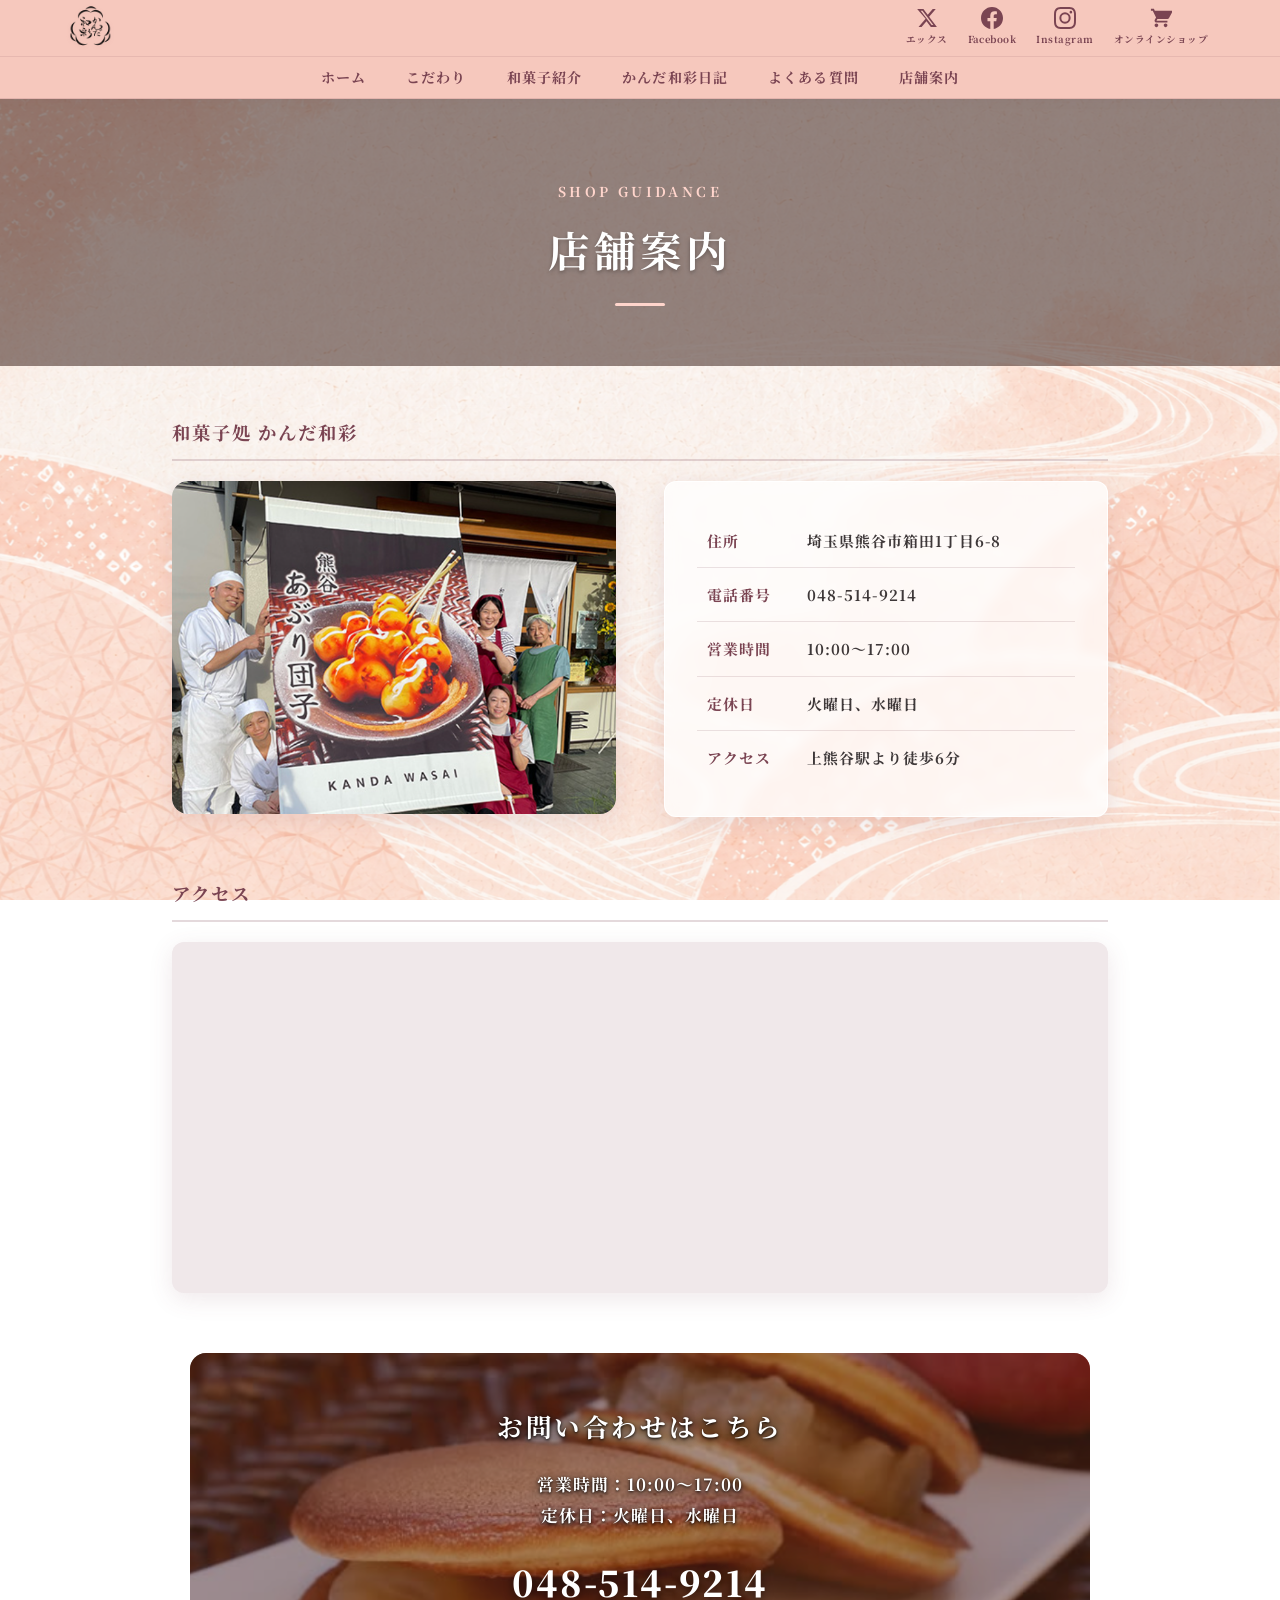
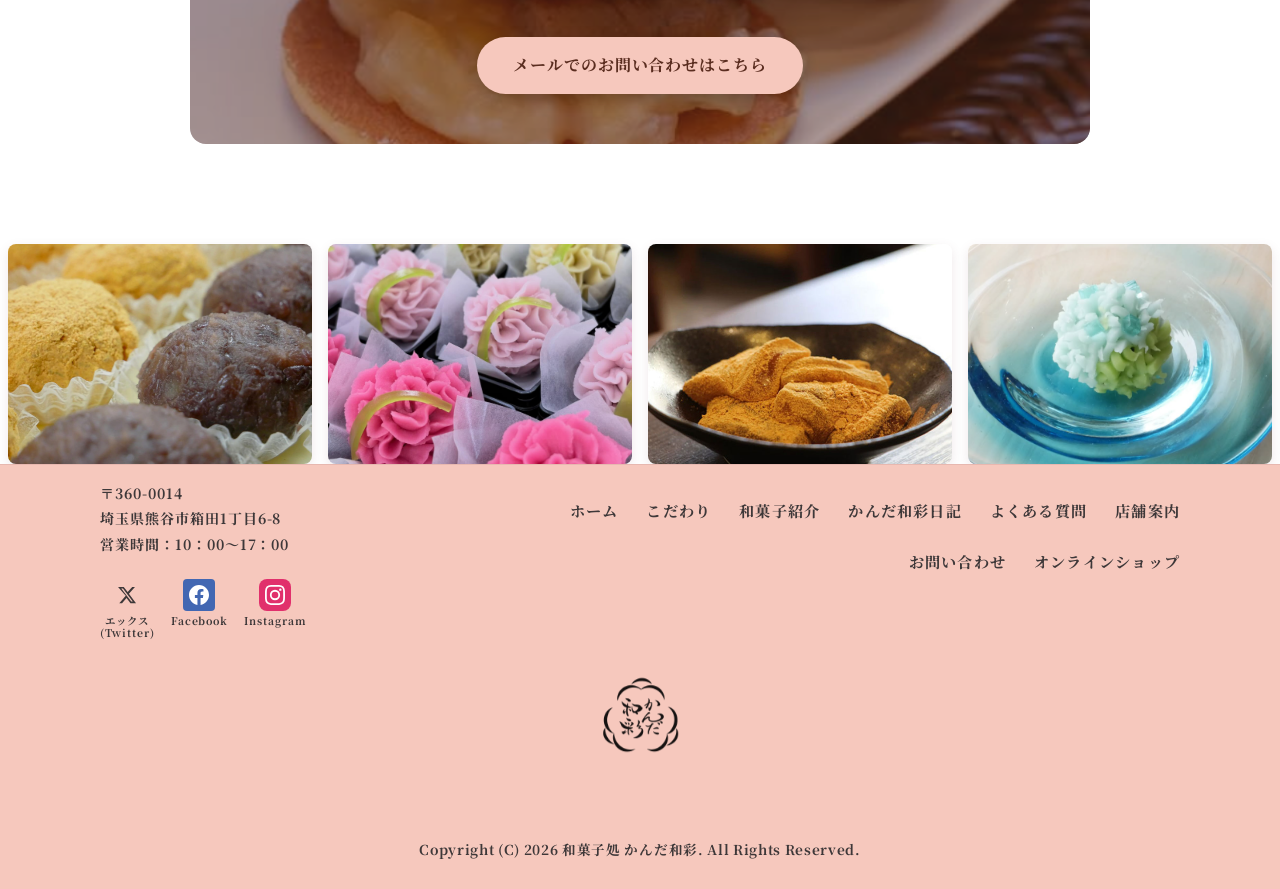
<file: guidance.html>
﻿<!DOCTYPE html>
<html lang="ja">
<head>
    <meta charset="UTF-8">
    <meta name="viewport" content="width=device-width, initial-scale=1.0">
    <title>店舗案内 | 和菓子処 かんだ和彩</title>
    <link rel="preconnect" href="https://fonts.googleapis.com">
    <link rel="preconnect" href="https://fonts.gstatic.com" crossorigin>
    <link href="https://fonts.googleapis.com/css2?family=Noto+Serif+JP:wght@500;600;700;900&display=swap" rel="stylesheet">
    <link rel="stylesheet" href="style.css">
</head>
<body>
    <!-- ============================================================
         ヘッダー
         ============================================================ -->
    <header id="front_header" class="site-header">
        <div class="header-inner">
            <!-- ロゴ -->
            <div class="header-logo">
                <a href="index.html">
                    <img src="img/ロゴ.png" alt="和菓子処 かんだ和彩" class="logo-img">
                </a>
            </div>

            <!-- SNSアイコン -->
            <div class="header-sns">
                <ul class="header-sns-list">
                    <li>
                        <a href="https://twitter.com/kandawasai" target="_blank" rel="noopener noreferrer" class="sns-link">
                            <svg xmlns="http://www.w3.org/2000/svg" viewBox="0 0 24 24" width="22" height="22" fill="currentColor"><path d="M18.244 2.25h3.308l-7.227 8.26 8.502 11.24H16.17l-4.714-6.231-5.401 6.231H2.747l7.73-8.835L1.254 2.25H8.08l4.713 6.231zm-1.161 17.52h1.833L7.084 4.126H5.117z"/></svg>
                            <span>エックス</span>
                        </a>
                    </li>
                    <li>
                        <a href="https://www.facebook.com/kandawasai/" target="_blank" rel="noopener noreferrer" class="sns-link">
                            <svg xmlns="http://www.w3.org/2000/svg" viewBox="0 0 24 24" width="22" height="22" fill="currentColor"><path d="M24 12.073c0-6.627-5.373-12-12-12s-12 5.373-12 12c0 5.99 4.388 10.954 10.125 11.854v-8.385H7.078v-3.47h3.047V9.43c0-3.007 1.792-4.669 4.533-4.669 1.312 0 2.686.235 2.686.235v2.953H15.83c-1.491 0-1.956.925-1.956 1.874v2.25h3.328l-.532 3.47h-2.796v8.385C19.612 23.027 24 18.062 24 12.073z"/></svg>
                            <span>Facebook</span>
                        </a>
                    </li>
                    <li>
                        <a href="https://www.instagram.com/kandawasai/?hl=ja" target="_blank" rel="noopener noreferrer" class="sns-link">
                            <svg xmlns="http://www.w3.org/2000/svg" viewBox="0 0 24 24" width="22" height="22" fill="currentColor"><path d="M12 2.163c3.204 0 3.584.012 4.85.07 3.252.148 4.771 1.691 4.919 4.919.058 1.265.069 1.645.069 4.849 0 3.205-.012 3.584-.069 4.849-.149 3.225-1.664 4.771-4.919 4.919-1.266.058-1.644.07-4.85.07-3.204 0-3.584-.012-4.849-.07-3.26-.149-4.771-1.699-4.919-4.92-.058-1.265-.07-1.644-.07-4.849 0-3.204.013-3.583.07-4.849.149-3.227 1.664-4.771 4.919-4.919 1.266-.057 1.645-.069 4.849-.069zM12 0C8.741 0 8.333.014 7.053.072 2.695.272.273 2.69.073 7.052.014 8.333 0 8.741 0 12c0 3.259.014 3.668.072 4.948.2 4.358 2.618 6.78 6.98 6.98C8.333 23.986 8.741 24 12 24c3.259 0 3.668-.014 4.948-.072 4.354-.2 6.782-2.618 6.979-6.98.059-1.28.073-1.689.073-4.948 0-3.259-.014-3.667-.072-4.947-.196-4.354-2.617-6.78-6.979-6.98C15.668.014 15.259 0 12 0zm0 5.838a6.162 6.162 0 1 0 0 12.324 6.162 6.162 0 0 0 0-12.324zM12 16a4 4 0 1 1 0-8 4 4 0 0 1 0 8zm6.406-11.845a1.44 1.44 0 1 0 0 2.881 1.44 1.44 0 0 0 0-2.881z"/></svg>
                            <span>Instagram</span>
                        </a>
                    </li>
                    <li>
                        <a href="https://kandawasai.raku-uru.jp/" target="_blank" rel="noopener noreferrer" class="sns-link">
                            <svg xmlns="http://www.w3.org/2000/svg" viewBox="0 0 24 24" width="22" height="22" fill="currentColor"><path d="M7 18c-1.1 0-1.99.9-1.99 2S5.9 22 7 22s2-.9 2-2-.9-2-2-2zM1 2v2h2l3.6 7.59-1.35 2.45c-.16.28-.25.61-.25.96C5 16.1 6.1 17 7 17h12v-2H7.42c-.14 0-.25-.11-.25-.25l.03-.12.9-1.63H19c.75 0 1.41-.41 1.75-1.03l3.58-6.49A1 1 0 0 0 23.45 4H5.21l-.94-2H1zm16 16c-1.1 0-1.99.9-1.99 2s.89 2 1.99 2 2-.9 2-2-.9-2-2-2z"/></svg>
                            <span>オンラインショップ</span>
                        </a>
                    </li>
                </ul>
            </div>

            <!-- ハンバーガーメニューボタン -->
            <button id="js-menu-toggle" class="menu-toggle" aria-label="メニューを開く">
                <span></span><span></span><span></span>
            </button>
        </div>

        <!-- ナビゲーション -->
        <nav id="front_header_nav" class="header-nav">
            <ul class="header-nav-list">
                <li><a href="index.html" class="nav-item">ホーム</a></li>
                <li><a href="commitment.html" class="nav-item">こだわり</a></li>
                <li><a href="sweets.html" class="nav-item">和菓子紹介</a></li>
                <li><a href="diary.html" class="nav-item">かんだ和彩日記</a></li>
                <li><a href="question.html" class="nav-item">よくある質問</a></li>
                <li><a href="guidance.html" class="nav-item">店舗案内</a></li>
                <li class="mobile-only-nav-item"><a href="https://kandawasai.raku-uru.jp/" target="_blank" rel="noopener noreferrer" class="nav-item">オンラインショップ</a></li>
                <li class="mobile-only-nav-item"><a href="contact.html" class="nav-item">お問い合わせ</a></li>
            </ul>
            <div class="mobile-nav-sns mobile-only-block">
                <a href="https://twitter.com/kandawasai" target="_blank" rel="noopener noreferrer" class="mobile-sns-item">
                    <svg xmlns="http://www.w3.org/2000/svg" viewBox="0 0 24 24" width="22" height="22" fill="currentColor"><path d="M18.244 2.25h3.308l-7.227 8.26 8.502 11.24H16.17l-4.714-6.231-5.401 6.231H2.747l7.73-8.835L1.254 2.25H8.08l4.713 6.231zm-1.161 17.52h1.833L7.084 4.126H5.117z"/></svg>
                    <span>エックス</span>
                </a>
                <a href="https://www.facebook.com/kandawasai/" target="_blank" rel="noopener noreferrer" class="mobile-sns-item">
                    <svg xmlns="http://www.w3.org/2000/svg" viewBox="0 0 24 24" width="22" height="22" fill="currentColor"><path d="M24 12.073c0-6.627-5.373-12-12-12s-12 5.373-12 12c0 5.99 4.388 10.954 10.125 11.854v-8.385H7.078v-3.47h3.047V9.43c0-3.007 1.792-4.669 4.533-4.669 1.312 0 2.686.235 2.686.235v2.953H15.83c-1.491 0-1.956.925-1.956 1.874v2.25h3.328l-.532 3.47h-2.796v8.385C19.612 23.027 24 18.062 24 12.073z"/></svg>
                    <span>Facebook</span>
                </a>
                <a href="https://www.instagram.com/kandawasai/?hl=ja" target="_blank" rel="noopener noreferrer" class="mobile-sns-item">
                    <svg xmlns="http://www.w3.org/2000/svg" viewBox="0 0 24 24" width="22" height="22" fill="currentColor"><path d="M12 2.163c3.204 0 3.584.012 4.85.07 3.252.148 4.771 1.691 4.919 4.919.058 1.265.069 1.645.069 4.849 0 3.205-.012 3.584-.069 4.849-.149 3.225-1.664 4.771-4.919 4.919-1.266.058-1.644.07-4.85.07-3.204 0-3.584-.012-4.849-.07-3.26-.149-4.771-1.699-4.919-4.92-.058-1.265-.07-1.644-.07-4.849 0-3.204.013-3.583.07-4.849.149-3.227 1.664-4.771 4.919-4.919 1.266-.057 1.645-.069 4.849-.069zM12 0C8.741 0 8.333.014 7.053.072 2.695.272.273 2.69.073 7.052.014 8.333 0 8.741 0 12c0 3.259.014 3.668.072 4.948.2 4.358 2.618 6.78 6.98 6.98C8.333 23.986 8.741 24 12 24c3.259 0 3.668-.014 4.948-.072 4.354-.2 6.782-2.618 6.979-6.98.059-1.28.073-1.689.073-4.948 0-3.259-.014-3.667-.072-4.947-.196-4.354-2.617-6.78-6.979-6.98C15.668.014 15.259 0 12 0zm0 5.838a6.162 6.162 0 1 0 0 12.324 6.162 6.162 0 0 0 0-12.324zM12 16a4 4 0 1 1 0-8 4 4 0 0 1 0 8zm6.406-11.845a1.44 1.44 0 1 0 0 2.881 1.44 1.44 0 0 0 0-2.881z"/></svg>
                    <span>Instagram</span>
                </a>
            </div>
        </nav>
    </header>

    <main class="site-main">
        <!-- ページヒーロー -->
        <div class="sub-page-hero">
            <p class="page-label">Shop Guidance</p>
            <h1>店舗案内</h1>
            <div class="hero-accent"></div>
        </div>

        <section class="content-body container">
            <!-- 店舗名見出し -->
            <div class="guidance-title-wrap">
                <h2 class="guidance-title">和菓子処 かんだ和彩</h2>
            </div>

            <!-- 写真と店舗情報 -->
            <div class="row-guidance">
                <!-- 店舗写真 -->
                <div class="guidance-img">
                    <img src="img/photo16.png" alt="和菓子処 かんだ和彩 店舗写真">
                </div>

                <!-- 店舗情報テーブル -->
                <div class="guidance-info">
                    <table class="info-table">
                        <tr>
                            <th>住所</th>
                            <td>埼玉県熊谷市箱田1丁目6-8</td>
                        </tr>
                        <tr>
                            <th>電話番号</th>
                            <td><a href="tel:048-514-9214" style="color:inherit;">048-514-9214</a></td>
                        </tr>
                        <tr>
                            <th>営業時間</th>
                            <td>10:00～17:00</td>
                        </tr>
                        <tr>
                            <th>定休日</th>
                            <td>火曜日、水曜日</td>
                        </tr>
                        <tr>
                            <th>アクセス</th>
                            <td>上熊谷駅より徒歩6分</td>
                        </tr>
                    </table>
                </div>
            </div>

            <!-- アクセス（Google マップ） -->
            <div class="guidance-access">
                <h2 class="guidance-access-title">アクセス</h2>
                <div class="guidance-map">
                    <iframe
                        src="https://www.google.com/maps/embed?pb=!1m18!1m12!1m3!1d3222.2!2d139.3921!3d36.1447!2m3!1f0!2f0!3f0!3m2!1i1024!2i768!4f13.1!3m3!1m2!1s0x0%3A0x2c8ece0d24d79362!2z5ZKM6I2J5a2Q44GL44KT44Gg5ZKM5b6M!5e0!3m2!1sja!2sjp!4v1"
                        width="100%"
                        height="100%"
                        style="border:0; border-radius: 12px;"
                        allowfullscreen=""
                        loading="lazy"
                        referrerpolicy="no-referrer-when-downgrade"
                        title="和菓子処 かんだ和彩 地図">
                    </iframe>
                </div>
            </div>
        </section>

        <!-- お問い合わせCTA -->
        <div id="contact-cta" class="faq-contact-box" style="background-image: url('img/photo15.png');">
            <div class="faq-contact-overlay"></div>
            <div class="faq-contact-content">
                <h2>お問い合わせはこちら</h2>
                <p class="faq-contact-hours">営業時間：10:00〜17:00<br>定休日：火曜日、水曜日</p>
                <p class="faq-tel-number">048-514-9214</p>
                <div class="faq-email-btn-wrap">
                    <a href="contact.html" class="faq-email-btn">メールでのお問い合わせはこちら</a>
                </div>
            </div>
        </div>
    </main>

        <!-- ============================================================
             フォトギャラリー（photo1〜photo7の無限自動スライド）
             ============================================================ -->
        <section class="footer-photo-gallery">
            <div class="photo-gallery-track">
                <div class="photo-item"><img src="img/photo1.png" alt="和菓子写真 1"></div>
                <div class="photo-item"><img src="img/photo2.png" alt="和菓子写真 2"></div>
                <div class="photo-item"><img src="img/photo3.png" alt="和菓子写真 3"></div>
                <div class="photo-item"><img src="img/photo4.png" alt="和菓子写真 4"></div>
                <div class="photo-item"><img src="img/photo5.png" alt="和菓子写真 5"></div>
                <div class="photo-item"><img src="img/photo6.png" alt="和菓子写真 6"></div>
                <div class="photo-item"><img src="img/photo7.png" alt="和菓子写真 7"></div>
                <!-- ループを途切れさせないための複製セット -->
                <div class="photo-item"><img src="img/photo1.png" alt="和菓子写真 1"></div>
                <div class="photo-item"><img src="img/photo2.png" alt="和菓子写真 2"></div>
                <div class="photo-item"><img src="img/photo3.png" alt="和菓子写真 3"></div>
                <div class="photo-item"><img src="img/photo4.png" alt="和菓子写真 4"></div>
                <div class="photo-item"><img src="img/photo5.png" alt="和菓子写真 5"></div>
                <div class="photo-item"><img src="img/photo6.png" alt="和菓子写真 6"></div>
                <div class="photo-item"><img src="img/photo7.png" alt="和菓子写真 7"></div>
            </div>
        </section>

    <!-- ============================================================
         フッター
         ============================================================ -->
    <footer class="site-footer">
        <div class="footer-container">
            <div class="footer-top">
                <!-- 左ブロック：住所・SNS -->
                <div class="footer-info">
                    <p class="footer-address">
                        〒360-0014<br>
                        埼玉県熊谷市箱田1丁目6-8<br>
                        営業時間：10：00〜17：00
                    </p>
                    <div class="footer-sns-box">
                        <ul class="footer-sns-list">
                            <li>
                                <a href="https://twitter.com/kandawasai" target="_blank" rel="noopener noreferrer" class="footer-sns-item">
                                    <span class="sns-icon icon-x">
                                        <svg xmlns="http://www.w3.org/2000/svg" viewBox="0 0 24 24" width="20" height="20" fill="currentColor"><path d="M18.244 2.25h3.308l-7.227 8.26 8.502 11.24H16.17l-4.714-6.231-5.401 6.231H2.747l7.73-8.835L1.254 2.25H8.08l4.713 6.231zm-1.161 17.52h1.833L7.084 4.126H5.117z"/></svg>
                                    </span>
                                    <span class="sns-label">エックス<br>(Twitter)</span>
                                </a>
                            </li>
                            <li>
                                <a href="https://www.facebook.com/kandawasai/" target="_blank" rel="noopener noreferrer" class="footer-sns-item">
                                    <span class="sns-icon icon-fb">
                                        <svg xmlns="http://www.w3.org/2000/svg" viewBox="0 0 24 24" width="20" height="20" fill="currentColor"><path d="M24 12.073c0-6.627-5.373-12-12-12s-12 5.373-12 12c0 5.99 4.388 10.954 10.125 11.854v-8.385H7.078v-3.47h3.047V9.43c0-3.007 1.792-4.669 4.533-4.669 1.312 0 2.686.235 2.686.235v2.953H15.83c-1.491 0-1.956.925-1.956 1.874v2.25h3.328l-.532 3.47h-2.796v8.385C19.612 23.027 24 18.062 24 12.073z"/></svg>
                                    </span>
                                    <span class="sns-label">Facebook</span>
                                </a>
                            </li>
                            <li>
                                <a href="https://www.instagram.com/kandawasai/?hl=ja" target="_blank" rel="noopener noreferrer" class="footer-sns-item">
                                    <span class="sns-icon icon-ig">
                                        <svg xmlns="http://www.w3.org/2000/svg" viewBox="0 0 24 24" width="20" height="20" fill="currentColor"><path d="M12 2.163c3.204 0 3.584.012 4.85.07 3.252.148 4.771 1.691 4.919 4.919.058 1.265.069 1.645.069 4.849 0 3.205-.012 3.584-.069 4.849-.149 3.225-1.664 4.771-4.919 4.919-1.266.058-1.644.07-4.85.07-3.204 0-3.584-.012-4.849-.07-3.26-.149-4.771-1.699-4.919-4.92-.058-1.265-.07-1.644-.07-4.849 0-3.204.013-3.583.07-4.849.149-3.227 1.664-4.771 4.919-4.919 1.266-.057 1.645-.069 4.849-.069zM12 0C8.741 0 8.333.014 7.053.072 2.695.272.273 2.69.073 7.052.014 8.333 0 8.741 0 12c0 3.259.014 3.668.072 4.948.2 4.358 2.618 6.78 6.98 6.98C8.333 23.986 8.741 24 12 24c3.259 0 3.668-.014 4.948-.072 4.354-.2 6.782-2.618 6.979-6.98.059-1.28.073-1.689.073-4.948 0-3.259-.014-3.667-.072-4.947-.196-4.354-2.617-6.78-6.979-6.98C15.668.014 15.259 0 12 0zm0 5.838a6.162 6.162 0 1 0 0 12.324 6.162 6.162 0 0 0 0-12.324zM12 16a4 4 0 1 1 0-8 4 4 0 0 1 0 8zm6.406-11.845a1.44 1.44 0 1 0 0 2.881 1.44 1.44 0 0 0 0-2.881z"/></svg>
                                    </span>
                                    <span class="sns-label">Instagram</span>
                                </a>
                            </li>
                        </ul>
                    </div>
                </div>

                <!-- 右ブロック：2段ナビゲーション -->
                <div class="footer-nav-area">
                    <nav class="footer-nav-grid">
                        <ul class="footer-nav-row row-1">
                            <li><a href="index.html">ホーム</a></li>
                            <li><a href="commitment.html">こだわり</a></li>
                            <li><a href="sweets.html">和菓子紹介</a></li>
                            <li><a href="diary.html">かんだ和彩日記</a></li>
                            <li><a href="question.html">よくある質問</a></li>
                            <li><a href="guidance.html">店舗案内</a></li>
                        </ul>
                        <ul class="footer-nav-row row-2">
                            <li><a href="contact.html">お問い合わせ</a></li>
                            <li><a href="https://kandawasai.raku-uru.jp/" target="_blank" rel="noopener noreferrer">オンラインショップ</a></li>
                        </ul>
                    </nav>
                </div>
            </div>

            <!-- 中央ロゴ -->
            <div class="footer-center-logo">
                <a href="index.html">
                    <img src="img/ロゴ.png" alt="和菓子処 かんだ和彩" class="footer-logo-img">
                </a>
            </div>

            <!-- 最下部コピーライト -->
            <p class="copyright">Copyright (C) 2026 和菓子処 かんだ和彩. All Rights Reserved.</p>
        </div>
    </footer>

    <script>
    // ハンバーガーメニュー
    document.addEventListener('DOMContentLoaded', function () {
        const menuToggle = document.getElementById('js-menu-toggle');
        const headerNav = document.getElementById('front_header_nav');
        if (menuToggle && headerNav) {
            menuToggle.addEventListener('click', function () {
                menuToggle.classList.toggle('is-open');
                headerNav.classList.toggle('is-open');
            });
        }
    });
    </script>
</body>
</html>
</file>
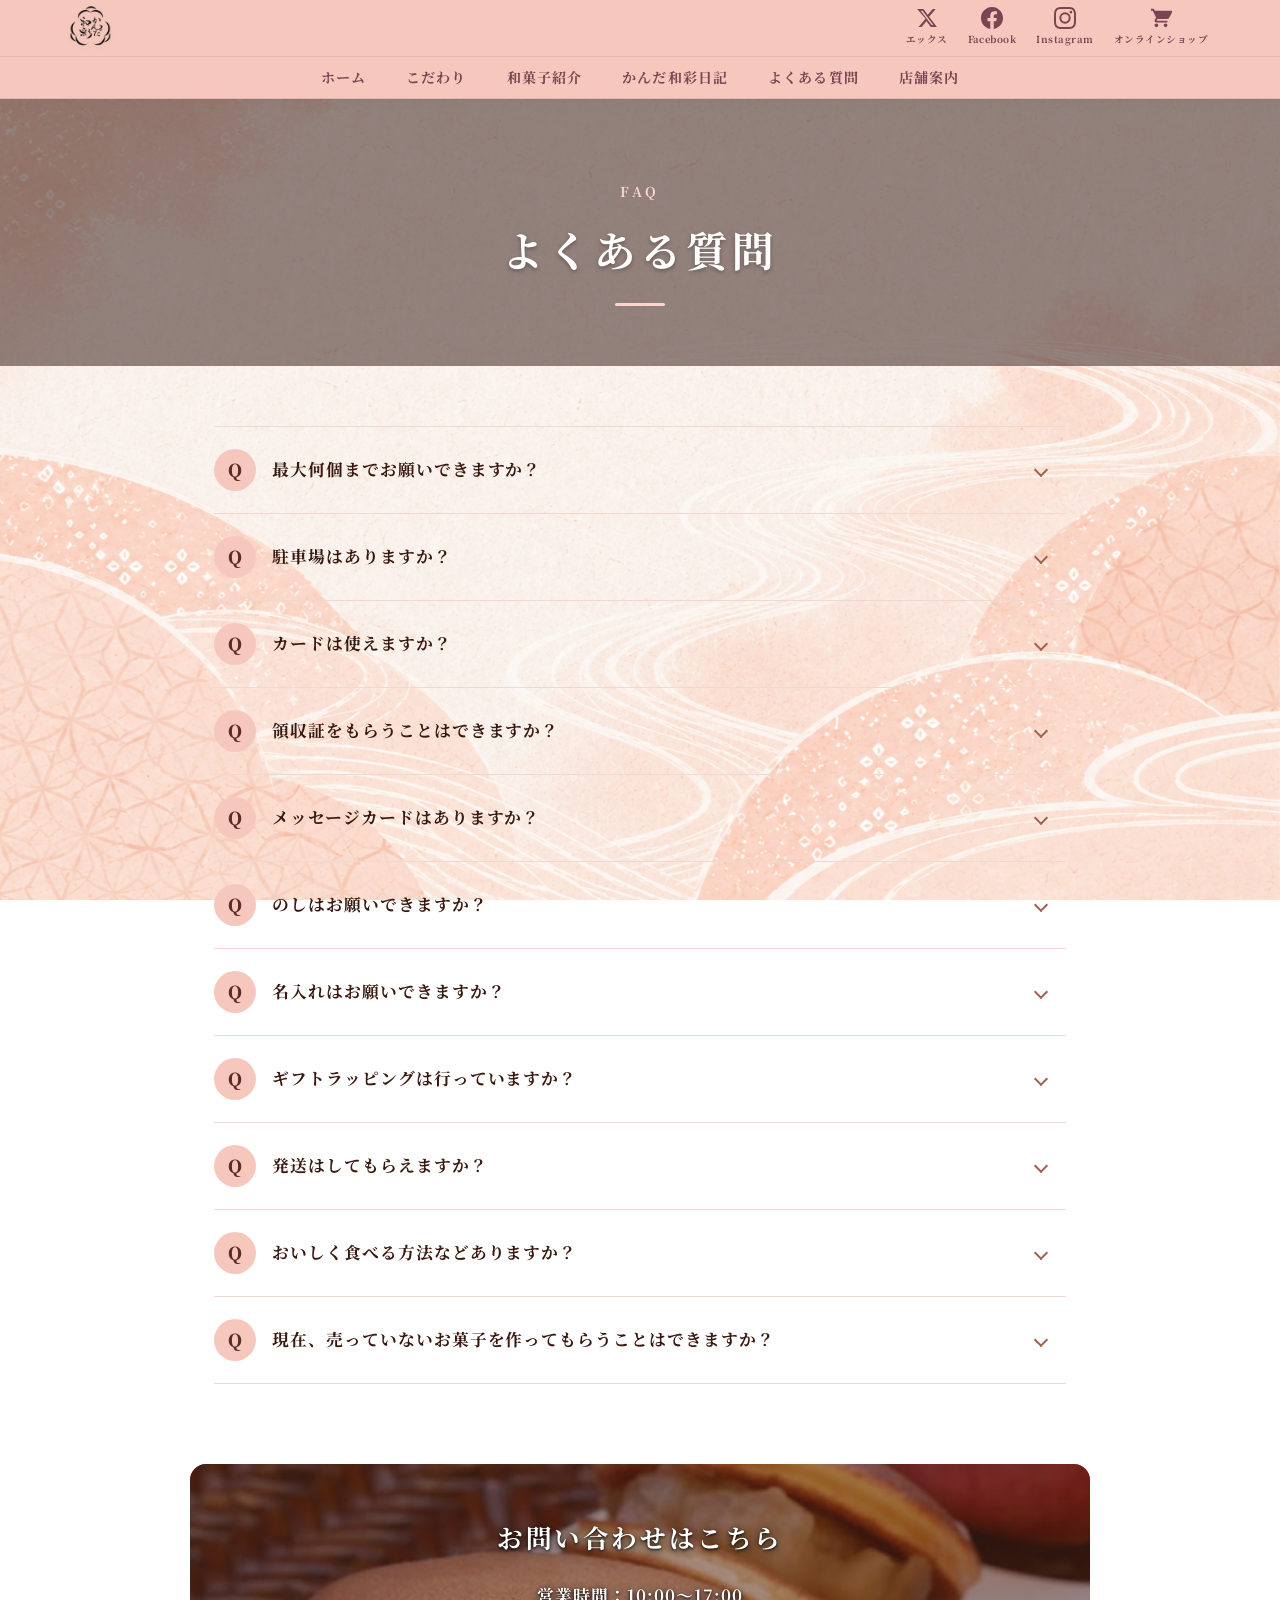
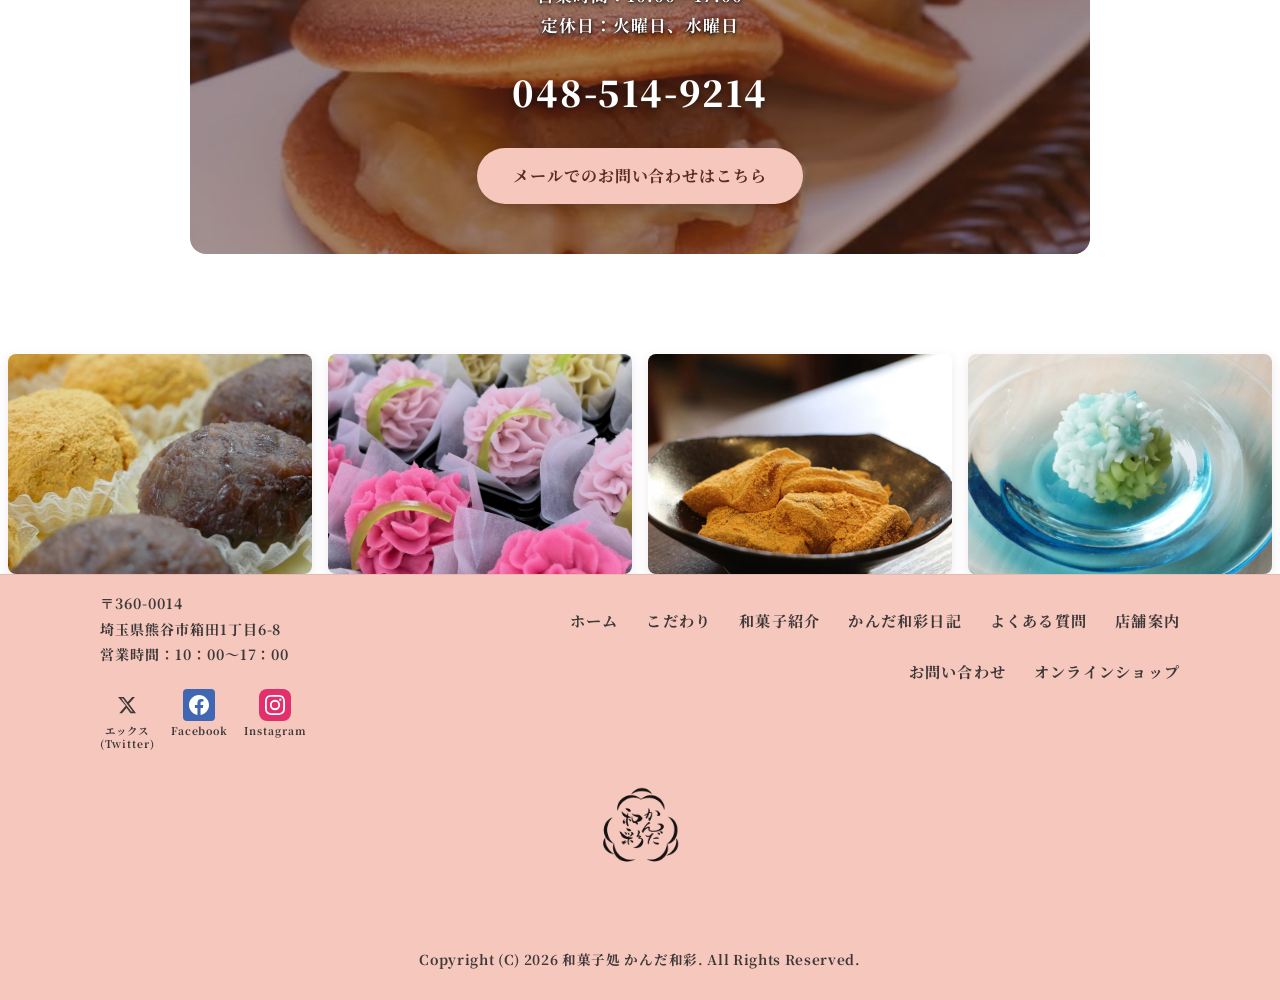
<file: question.html>
<!DOCTYPE html>
<html lang="ja">
<head>
    <meta charset="UTF-8">
    <meta name="viewport" content="width=device-width, initial-scale=1.0">
    <title>よくある質問 | 和菓子処 かんだ和彩</title>
    <meta name="description" content="和菓子処 かんだ和彩のよくある質問ページです。ご注文・駐車場・お支払い・のし・ラッピングなど、お客様からよくいただくご質問をまとめています。">
    <link rel="preconnect" href="https://fonts.googleapis.com">
    <link rel="preconnect" href="https://fonts.gstatic.com" crossorigin>
    <link href="https://fonts.googleapis.com/css2?family=Noto+Serif+JP:wght@500;600;700;900&display=swap" rel="stylesheet">
    <link rel="stylesheet" href="style.css">
    <style>
        /* ===== FAQページ専用スタイル ===== */

        /* FAQ本体エリア */
        .faq-section {
            max-width: 900px;
            margin: 0 auto;
            padding: 60px 24px 80px;
        }

        .faq-list {
            list-style: none;
            padding: 0;
            margin: 0;
            display: flex;
            flex-direction: column;
            gap: 0;
        }

        .faq-list li {
            border-bottom: 1px solid #f0d8d0;
        }

        .faq-list li:first-child {
            border-top: 1px solid #f0d8d0;
        }

        /* 質問 (Q) */
        .faq-q {
            display: flex;
            align-items: center;
            gap: 16px;
            padding: 22px 16px 22px 0;
            cursor: pointer;
            transition: background 0.2s;
            position: relative;
        }

        .faq-q:hover {
            background: #fdf7f5;
        }

        .faq-q-badge {
            flex-shrink: 0;
            width: 42px;
            height: 42px;
            background: #F6C8BD;
            color: #5a2d20;
            font-size: 1.1rem;
            font-weight: 900;
            border-radius: 50%;
            display: flex;
            align-items: center;
            justify-content: center;
            letter-spacing: 0;
        }

        .faq-q-text {
            flex: 1;
            font-size: 1.05rem;
            font-weight: 700;
            color: #3a1a10;
            line-height: 1.6;
        }

        .faq-q-arrow {
            flex-shrink: 0;
            width: 10px;
            height: 10px;
            border-right: 2px solid #a0614e;
            border-bottom: 2px solid #a0614e;
            transform: rotate(45deg);
            transition: transform 0.25s;
            margin-right: 4px;
        }

        .faq-list li.is-open .faq-q-arrow {
            transform: rotate(-135deg);
        }

        /* 回答 (A) */
        .faq-a {
            display: none;
            padding: 0 16px 22px 74px;
        }

        .faq-list li.is-open .faq-a {
            display: flex;
            align-items: flex-start;
            gap: 16px;
        }

        .faq-a-badge {
            flex-shrink: 0;
            width: 42px;
            height: 42px;
            background: #5a2d20;
            color: #fff;
            font-size: 1.1rem;
            font-weight: 900;
            border-radius: 50%;
            display: flex;
            align-items: center;
            justify-content: center;
        }

        .faq-a-text {
            flex: 1;
            font-size: 0.98rem;
            font-weight: 700;
            color: #555;
            line-height: 1.8;
            padding-top: 8px;
        }
        
        @media (max-width: 768px) {
            .faq-section {
                padding: 40px 16px 60px;
            }

            .faq-a {
                padding-left: 16px;
            }

            .faq-q-text {
                font-size: 0.95rem;
            }
        }
    </style>
</head>
<body>
    <!-- ヘッダー -->
    <header id="front_header" class="site-header">
        <div class="header-inner">
            <!-- ロゴ -->
            <div class="header-logo">
                <a href="index.html">
                    <img src="img/ロゴ.png" alt="和菓子処 かんだ和彩" class="logo-img">
                </a>
            </div>

            <!-- SNSアイコン -->
            <div class="header-sns">
                <ul class="header-sns-list">
                    <li>
                        <a href="https://twitter.com/kandawasai" target="_blank" rel="noopener noreferrer" class="sns-link">
                            <svg xmlns="http://www.w3.org/2000/svg" viewBox="0 0 24 24" width="22" height="22" fill="currentColor"><path d="M18.244 2.25h3.308l-7.227 8.26 8.502 11.24H16.17l-4.714-6.231-5.401 6.231H2.747l7.73-8.835L1.254 2.25H8.08l4.713 6.231zm-1.161 17.52h1.833L7.084 4.126H5.117z"/></svg>
                            <span>エックス</span>
                        </a>
                    </li>
                    <li>
                        <a href="https://www.facebook.com/kandawasai/" target="_blank" rel="noopener noreferrer" class="sns-link">
                            <svg xmlns="http://www.w3.org/2000/svg" viewBox="0 0 24 24" width="22" height="22" fill="currentColor"><path d="M24 12.073c0-6.627-5.373-12-12-12s-12 5.373-12 12c0 5.99 4.388 10.954 10.125 11.854v-8.385H7.078v-3.47h3.047V9.43c0-3.007 1.792-4.669 4.533-4.669 1.312 0 2.686.235 2.686.235v2.953H15.83c-1.491 0-1.956.925-1.956 1.874v2.25h3.328l-.532 3.47h-2.796v8.385C19.612 23.027 24 18.062 24 12.073z"/></svg>
                            <span>Facebook</span>
                        </a>
                    </li>
                    <li>
                        <a href="https://www.instagram.com/kandawasai/?hl=ja" target="_blank" rel="noopener noreferrer" class="sns-link">
                            <svg xmlns="http://www.w3.org/2000/svg" viewBox="0 0 24 24" width="22" height="22" fill="currentColor"><path d="M12 2.163c3.204 0 3.584.012 4.85.07 3.252.148 4.771 1.691 4.919 4.919.058 1.265.069 1.645.069 4.849 0 3.205-.012 3.584-.069 4.849-.149 3.225-1.664 4.771-4.919 4.919-1.266.058-1.644.07-4.85.07-3.204 0-3.584-.012-4.849-.07-3.26-.149-4.771-1.699-4.919-4.92-.058-1.265-.07-1.644-.07-4.849 0-3.204.013-3.583.07-4.849.149-3.227 1.664-4.771 4.919-4.919 1.266-.057 1.645-.069 4.849-.069zM12 0C8.741 0 8.333.014 7.053.072 2.695.272.273 2.69.073 7.052.014 8.333 0 8.741 0 12c0 3.259.014 3.668.072 4.948.2 4.358 2.618 6.78 6.98 6.98C8.333 23.986 8.741 24 12 24c3.259 0 3.668-.014 4.948-.072 4.354-.2 6.782-2.618 6.979-6.98.059-1.28.073-1.689.073-4.948 0-3.259-.014-3.667-.072-4.947-.196-4.354-2.617-6.78-6.979-6.98C15.668.014 15.259 0 12 0zm0 5.838a6.162 6.162 0 1 0 0 12.324 6.162 6.162 0 0 0 0-12.324zM12 16a4 4 0 1 1 0-8 4 4 0 0 1 0 8zm6.406-11.845a1.44 1.44 0 1 0 0 2.881 1.44 1.44 0 0 0 0-2.881z"/></svg>
                            <span>Instagram</span>
                        </a>
                    </li>
                    <li>
                        <a href="https://kandawasai.raku-uru.jp/" target="_blank" rel="noopener noreferrer" class="sns-link">
                            <svg xmlns="http://www.w3.org/2000/svg" viewBox="0 0 24 24" width="22" height="22" fill="currentColor"><path d="M7 18c-1.1 0-1.99.9-1.99 2S5.9 22 7 22s2-.9 2-2-.9-2-2-2zM1 2v2h2l3.6 7.59-1.35 2.45c-.16.28-.25.61-.25.96C5 16.1 6.1 17 7 17h12v-2H7.42c-.14 0-.25-.11-.25-.25l.03-.12.9-1.63H19c.75 0 1.41-.41 1.75-1.03l3.58-6.49A1 1 0 0 0 23.45 4H5.21l-.94-2H1zm16 16c-1.1 0-1.99.9-1.99 2s.89 2 1.99 2 2-.9 2-2-.9-2-2-2z"/></svg>
                            <span>オンラインショップ</span>
                        </a>
                    </li>
                </ul>
            </div>

            <!-- ハンバーガーメニューボタン -->
            <button id="js-menu-toggle" class="menu-toggle" aria-label="メニューを開く">
                <span></span><span></span><span></span>
            </button>
        </div>

        <!-- ナビゲーション -->
        <nav id="front_header_nav" class="header-nav">
            <ul class="header-nav-list">
                <li><a href="index.html" class="nav-item">ホーム</a></li>
                <li><a href="commitment.html" class="nav-item">こだわり</a></li>
                <li><a href="sweets.html" class="nav-item">和菓子紹介</a></li>
                <li><a href="diary.html" class="nav-item">かんだ和彩日記</a></li>
                <li><a href="question.html" class="nav-item">よくある質問</a></li>
                <li><a href="guidance.html" class="nav-item">店舗案内</a></li>
                <li class="mobile-only-nav-item"><a href="https://kandawasai.raku-uru.jp/" target="_blank" rel="noopener noreferrer" class="nav-item">オンラインショップ</a></li>
                <li class="mobile-only-nav-item"><a href="contact.html" class="nav-item">お問い合わせ</a></li>
            </ul>
            <div class="mobile-nav-sns mobile-only-block">
                <a href="https://twitter.com/kandawasai" target="_blank" rel="noopener noreferrer" class="mobile-sns-item">
                    <svg xmlns="http://www.w3.org/2000/svg" viewBox="0 0 24 24" width="22" height="22" fill="currentColor"><path d="M18.244 2.25h3.308l-7.227 8.26 8.502 11.24H16.17l-4.714-6.231-5.401 6.231H2.747l7.73-8.835L1.254 2.25H8.08l4.713 6.231zm-1.161 17.52h1.833L7.084 4.126H5.117z"/></svg>
                    <span>エックス</span>
                </a>
                <a href="https://www.facebook.com/kandawasai/" target="_blank" rel="noopener noreferrer" class="mobile-sns-item">
                    <svg xmlns="http://www.w3.org/2000/svg" viewBox="0 0 24 24" width="22" height="22" fill="currentColor"><path d="M24 12.073c0-6.627-5.373-12-12-12s-12 5.373-12 12c0 5.99 4.388 10.954 10.125 11.854v-8.385H7.078v-3.47h3.047V9.43c0-3.007 1.792-4.669 4.533-4.669 1.312 0 2.686.235 2.686.235v2.953H15.83c-1.491 0-1.956.925-1.956 1.874v2.25h3.328l-.532 3.47h-2.796v8.385C19.612 23.027 24 18.062 24 12.073z"/></svg>
                    <span>Facebook</span>
                </a>
                <a href="https://www.instagram.com/kandawasai/?hl=ja" target="_blank" rel="noopener noreferrer" class="mobile-sns-item">
                    <svg xmlns="http://www.w3.org/2000/svg" viewBox="0 0 24 24" width="22" height="22" fill="currentColor"><path d="M12 2.163c3.204 0 3.584.012 4.85.07 3.252.148 4.771 1.691 4.919 4.919.058 1.265.069 1.645.069 4.849 0 3.205-.012 3.584-.069 4.849-.149 3.225-1.664 4.771-4.919 4.919-1.266.058-1.644.07-4.85.07-3.204 0-3.584-.012-4.849-.07-3.26-.149-4.771-1.699-4.919-4.92-.058-1.265-.07-1.644-.07-4.849 0-3.204.013-3.583.07-4.849.149-3.227 1.664-4.771 4.919-4.919 1.266-.057 1.645-.069 4.849-.069zM12 0C8.741 0 8.333.014 7.053.072 2.695.272.273 2.69.073 7.052.014 8.333 0 8.741 0 12c0 3.259.014 3.668.072 4.948.2 4.358 2.618 6.78 6.98 6.98C8.333 23.986 8.741 24 12 24c3.259 0 3.668-.014 4.948-.072 4.354-.2 6.782-2.618 6.979-6.98.059-1.28.073-1.689.073-4.948 0-3.259-.014-3.667-.072-4.947-.196-4.354-2.617-6.78-6.979-6.98C15.668.014 15.259 0 12 0zm0 5.838a6.162 6.162 0 1 0 0 12.324 6.162 6.162 0 0 0 0-12.324zM12 16a4 4 0 1 1 0-8 4 4 0 0 1 0 8zm6.406-11.845a1.44 1.44 0 1 0 0 2.881 1.44 1.44 0 0 0 0-2.881z"/></svg>
                    <span>Instagram</span>
                </a>
            </div>
        </nav>
    </header>

    <main>
        <!-- ページヒーロー -->
        <div class="faq-page-hero">
            <p class="page-label">FAQ</p>
            <h1>よくある質問</h1>
            <div class="hero-accent"></div>
        </div>

        <!-- FAQ一覧 -->
        <section class="faq-section">
            <ul class="faq-list">

                <!-- Q1 -->
                <li>
                    <div class="faq-q js-faq-toggle">
                        <span class="faq-q-badge">Q</span>
                        <span class="faq-q-text">最大何個までお願いできますか？</span>
                        <span class="faq-q-arrow"></span>
                    </div>
                    <div class="faq-a">
                        <span class="faq-a-badge">A</span>
                        <p class="faq-a-text">日々の売れ行きを見て製造数を決めていますので、数量が多く必要な場合は前もってご連絡いただければ対応致します。</p>
                    </div>
                </li>

                <!-- Q2 -->
                <li>
                    <div class="faq-q js-faq-toggle">
                        <span class="faq-q-badge">Q</span>
                        <span class="faq-q-text">駐車場はありますか？</span>
                        <span class="faq-q-arrow"></span>
                    </div>
                    <div class="faq-a">
                        <span class="faq-a-badge">A</span>
                        <p class="faq-a-text">小さめですが、店の隣に１台分ございます。</p>
                    </div>
                </li>

                <!-- Q3 -->
                <li>
                    <div class="faq-q js-faq-toggle">
                        <span class="faq-q-badge">Q</span>
                        <span class="faq-q-text">カードは使えますか？</span>
                        <span class="faq-q-arrow"></span>
                    </div>
                    <div class="faq-a">
                        <span class="faq-a-badge">A</span>
                        <p class="faq-a-text">申し訳ございません。現金のみとなっております。</p>
                    </div>
                </li>

                <!-- Q4 -->
                <li>
                    <div class="faq-q js-faq-toggle">
                        <span class="faq-q-badge">Q</span>
                        <span class="faq-q-text">領収証をもらうことはできますか？</span>
                        <span class="faq-q-arrow"></span>
                    </div>
                    <div class="faq-a">
                        <span class="faq-a-badge">A</span>
                        <p class="faq-a-text">はい。承っております。</p>
                    </div>
                </li>

                <!-- Q5 -->
                <li>
                    <div class="faq-q js-faq-toggle">
                        <span class="faq-q-badge">Q</span>
                        <span class="faq-q-text">メッセージカードはありますか？</span>
                        <span class="faq-q-arrow"></span>
                    </div>
                    <div class="faq-a">
                        <span class="faq-a-badge">A</span>
                        <p class="faq-a-text">申し訳ございません。取り扱っておりません。</p>
                    </div>
                </li>

                <!-- Q6 -->
                <li>
                    <div class="faq-q js-faq-toggle">
                        <span class="faq-q-badge">Q</span>
                        <span class="faq-q-text">のしはお願いできますか？</span>
                        <span class="faq-q-arrow"></span>
                    </div>
                    <div class="faq-a">
                        <span class="faq-a-badge">A</span>
                        <p class="faq-a-text">はい。承っております。</p>
                    </div>
                </li>

                <!-- Q7 -->
                <li>
                    <div class="faq-q js-faq-toggle">
                        <span class="faq-q-badge">Q</span>
                        <span class="faq-q-text">名入れはお願いできますか？</span>
                        <span class="faq-q-arrow"></span>
                    </div>
                    <div class="faq-a">
                        <span class="faq-a-badge">A</span>
                        <p class="faq-a-text">はい、スタッフにて手書きさせて頂きます。</p>
                    </div>
                </li>

                <!-- Q8 -->
                <li>
                    <div class="faq-q js-faq-toggle">
                        <span class="faq-q-badge">Q</span>
                        <span class="faq-q-text">ギフトラッピングは行っていますか？</span>
                        <span class="faq-q-arrow"></span>
                    </div>
                    <div class="faq-a">
                        <span class="faq-a-badge">A</span>
                        <p class="faq-a-text">申し訳ございません。リボンなどのご用意は現在ありません。</p>
                    </div>
                </li>

                <!-- Q9 -->
                <li>
                    <div class="faq-q js-faq-toggle">
                        <span class="faq-q-badge">Q</span>
                        <span class="faq-q-text">発送はしてもらえますか？</span>
                        <span class="faq-q-arrow"></span>
                    </div>
                    <div class="faq-a">
                        <span class="faq-a-badge">A</span>
                        <p class="faq-a-text">はい。商品により発送できない物もございますのでご相談ください。</p>
                    </div>
                </li>

                <!-- Q10 -->
                <li>
                    <div class="faq-q js-faq-toggle">
                        <span class="faq-q-badge">Q</span>
                        <span class="faq-q-text">おいしく食べる方法などありますか？</span>
                        <span class="faq-q-arrow"></span>
                    </div>
                    <div class="faq-a">
                        <span class="faq-a-badge">A</span>
                        <p class="faq-a-text">お菓子にはそれぞれ特徴がありますので、お気軽にスタッフへお尋ねください。お電話でも構いません。</p>
                    </div>
                </li>

                <!-- Q11 -->
                <li>
                    <div class="faq-q js-faq-toggle">
                        <span class="faq-q-badge">Q</span>
                        <span class="faq-q-text">現在、売っていないお菓子を作ってもらうことはできますか？</span>
                        <span class="faq-q-arrow"></span>
                    </div>
                    <div class="faq-a">
                        <span class="faq-a-badge">A</span>
                        <p class="faq-a-text">出来る限り対応させていただきます。手に入らない材料もある場合がございますので、まずは一度ご相談ください。</p>
                    </div>
                </li>

            </ul>
        </section>

        <!-- お問い合わせCTA -->
        <div id="contact-cta" class="faq-contact-box" style="background-image: url('img/photo15.png');">
            <div class="faq-contact-overlay"></div>
            <div class="faq-contact-content">
                <h2>お問い合わせはこちら</h2>
                <p class="faq-contact-hours">営業時間：10:00〜17:00<br>定休日：火曜日、水曜日</p>
                <p class="faq-tel-number">048-514-9214</p>
                <div class="faq-email-btn-wrap">
                    <a href="contact.html" class="faq-email-btn">メールでのお問い合わせはこちら</a>
                </div>
            </div>
        </div>
    </main>

    <!-- ============================================================
         フォトギャラリー（photo1〜photo7 of index.html）
         ============================================================ -->
    <section class="footer-photo-gallery">
        <div class="photo-gallery-track">
            <div class="photo-item"><img src="img/photo1.png" alt="和菓子写真 1"></div>
            <div class="photo-item"><img src="img/photo2.png" alt="和菓子写真 2"></div>
            <div class="photo-item"><img src="img/photo3.png" alt="和菓子写真 3"></div>
            <div class="photo-item"><img src="img/photo4.png" alt="和菓子写真 4"></div>
            <div class="photo-item"><img src="img/photo5.png" alt="和菓子写真 5"></div>
            <div class="photo-item"><img src="img/photo6.png" alt="和菓子写真 6"></div>
            <div class="photo-item"><img src="img/photo7.png" alt="和菓子写真 7"></div>
            <!-- ループを途切れさせないための複製セット -->
            <div class="photo-item"><img src="img/photo1.png" alt="和菓子写真 1"></div>
            <div class="photo-item"><img src="img/photo2.png" alt="和菓子写真 2"></div>
            <div class="photo-item"><img src="img/photo3.png" alt="和菓子写真 3"></div>
            <div class="photo-item"><img src="img/photo4.png" alt="和菓子写真 4"></div>
            <div class="photo-item"><img src="img/photo5.png" alt="和菓子写真 5"></div>
            <div class="photo-item"><img src="img/photo6.png" alt="和菓子写真 6"></div>
            <div class="photo-item"><img src="img/photo7.png" alt="和菓子写真 7"></div>
        </div>
    </section>

    <!-- ============================================================
         フッター
         ============================================================ -->
    <footer class="site-footer">
        <div class="footer-container">
            <div class="footer-top">
                <!-- 左ブロック：住所・SNS -->
                <div class="footer-info">
                    <p class="footer-address">
                        〒360-0014<br>
                        埼玉県熊谷市箱田1丁目6-8<br>
                        営業時間：10：00〜17：00
                    </p>
                    <div class="footer-sns-box">
                        <ul class="footer-sns-list">
                            <li>
                                <a href="https://twitter.com/kandawasai" target="_blank" rel="noopener noreferrer" class="footer-sns-item">
                                    <span class="sns-icon icon-x">
                                        <svg xmlns="http://www.w3.org/2000/svg" viewBox="0 0 24 24" width="20" height="20" fill="currentColor"><path d="M18.244 2.25h3.308l-7.227 8.26 8.502 11.24H16.17l-4.714-6.231-5.401 6.231H2.747l7.73-8.835L1.254 2.25H8.08l4.713 6.231zm-1.161 17.52h1.833L7.084 4.126H5.117z"/></svg>
                                    </span>
                                    <span class="sns-label">エックス<br>(Twitter)</span>
                                </a>
                            </li>
                            <li>
                                <a href="https://www.facebook.com/kandawasai/" target="_blank" rel="noopener noreferrer" class="footer-sns-item">
                                    <span class="sns-icon icon-fb">
                                        <svg xmlns="http://www.w3.org/2000/svg" viewBox="0 0 24 24" width="20" height="20" fill="currentColor"><path d="M24 12.073c0-6.627-5.373-12-12-12s-12 5.373-12 12c0 5.99 4.388 10.954 10.125 11.854v-8.385H7.078v-3.47h3.047V9.43c0-3.007 1.792-4.669 4.533-4.669 1.312 0 2.686.235 2.686.235v2.953H15.83c-1.491 0-1.956.925-1.956 1.874v2.25h3.328l-.532 3.47h-2.796v8.385C19.612 23.027 24 18.062 24 12.073z"/></svg>
                                    </span>
                                    <span class="sns-label">Facebook</span>
                                </a>
                            </li>
                            <li>
                                <a href="https://www.instagram.com/kandawasai/?hl=ja" target="_blank" rel="noopener noreferrer" class="footer-sns-item">
                                    <span class="sns-icon icon-ig">
                                        <svg xmlns="http://www.w3.org/2000/svg" viewBox="0 0 24 24" width="20" height="20" fill="currentColor"><path d="M12 2.163c3.204 0 3.584.012 4.85.07 3.252.148 4.771 1.691 4.919 4.919.058 1.265.069 1.645.069 4.849 0 3.205-.012 3.584-.069 4.849-.149 3.225-1.664 4.771-4.919 4.919-1.266.058-1.644.07-4.85.07-3.204 0-3.584-.012-4.849-.07-3.26-.149-4.771-1.699-4.919-4.92-.058-1.265-.07-1.644-.07-4.849 0-3.204.013-3.583.07-4.849.149-3.227 1.664-4.771 4.919-4.919 1.266-.057 1.645-.069 4.849-.069zM12 0C8.741 0 8.333.014 7.053.072 2.695.272.273 2.69.073 7.052.014 8.333 0 8.741 0 12c0 3.259.014 3.668.072 4.948.2 4.358 2.618 6.78 6.98 6.98C8.333 23.986 8.741 24 12 24c3.259 0 3.668-.014 4.948-.072 4.354-.2 6.782-2.618 6.979-6.98.059-1.28.073-1.689.073-4.948 0-3.259-.014-3.667-.072-4.947-.196-4.354-2.617-6.78-6.979-6.98C15.668.014 15.259 0 12 0zm0 5.838a6.162 6.162 0 1 0 0 12.324 6.162 6.162 0 0 0 0-12.324zM12 16a4 4 0 1 1 0-8 4 4 0 0 1 0 8zm6.406-11.845a1.44 1.44 0 1 0 0 2.881 1.44 1.44 0 0 0 0-2.881z"/></svg>
                                    </span>
                                    <span class="sns-label">Instagram</span>
                                </a>
                            </li>
                        </ul>
                    </div>
                </div>

                <!-- 右ブロック：2段ナビゲーション -->
                <div class="footer-nav-area">
                    <nav class="footer-nav-grid">
                        <ul class="footer-nav-row row-1">
                            <li><a href="index.html">ホーム</a></li>
                            <li><a href="commitment.html">こだわり</a></li>
                            <li><a href="sweets.html">和菓子紹介</a></li>
                            <li><a href="diary.html">かんだ和彩日記</a></li>
                            <li><a href="question.html">よくある質問</a></li>
                            <li><a href="guidance.html">店舗案内</a></li>
                        </ul>
                        <ul class="footer-nav-row row-2">
                            <li><a href="contact.html">お問い合わせ</a></li>
                            <li><a href="https://kandawasai.raku-uru.jp/" target="_blank" rel="noopener noreferrer">オンラインショップ</a></li>
                        </ul>
                    </nav>
                </div>
            </div>

            <!-- 中央ロゴ -->
            <div class="footer-center-logo">
                <a href="index.html">
                    <img src="img/ロゴ.png" alt="和菓子処 かんだ和彩" class="footer-logo-img">
                </a>
            </div>

            <!-- 最下部コピーライト -->
            <p class="copyright">Copyright (C) 2026 和菓子処 かんだ和彩. All Rights Reserved.</p>
        </div>
    </footer>

    <script>
    // ハンバーガーメニュー
    document.addEventListener('DOMContentLoaded', function () {
        const menuToggle = document.getElementById('js-menu-toggle');
        const headerNav = document.getElementById('front_header_nav');
        if (menuToggle && headerNav) {
            menuToggle.addEventListener('click', function () {
                menuToggle.classList.toggle('is-open');
                headerNav.classList.toggle('is-open');
            });
        }
        
        // FAQアコーディオン
        document.querySelectorAll('.js-faq-toggle').forEach(function(toggle) {
            toggle.addEventListener('click', function() {
                var li = this.closest('li');
                li.classList.toggle('is-open');
            });
        });
    });
    </script>
</body>
</html>
</file>
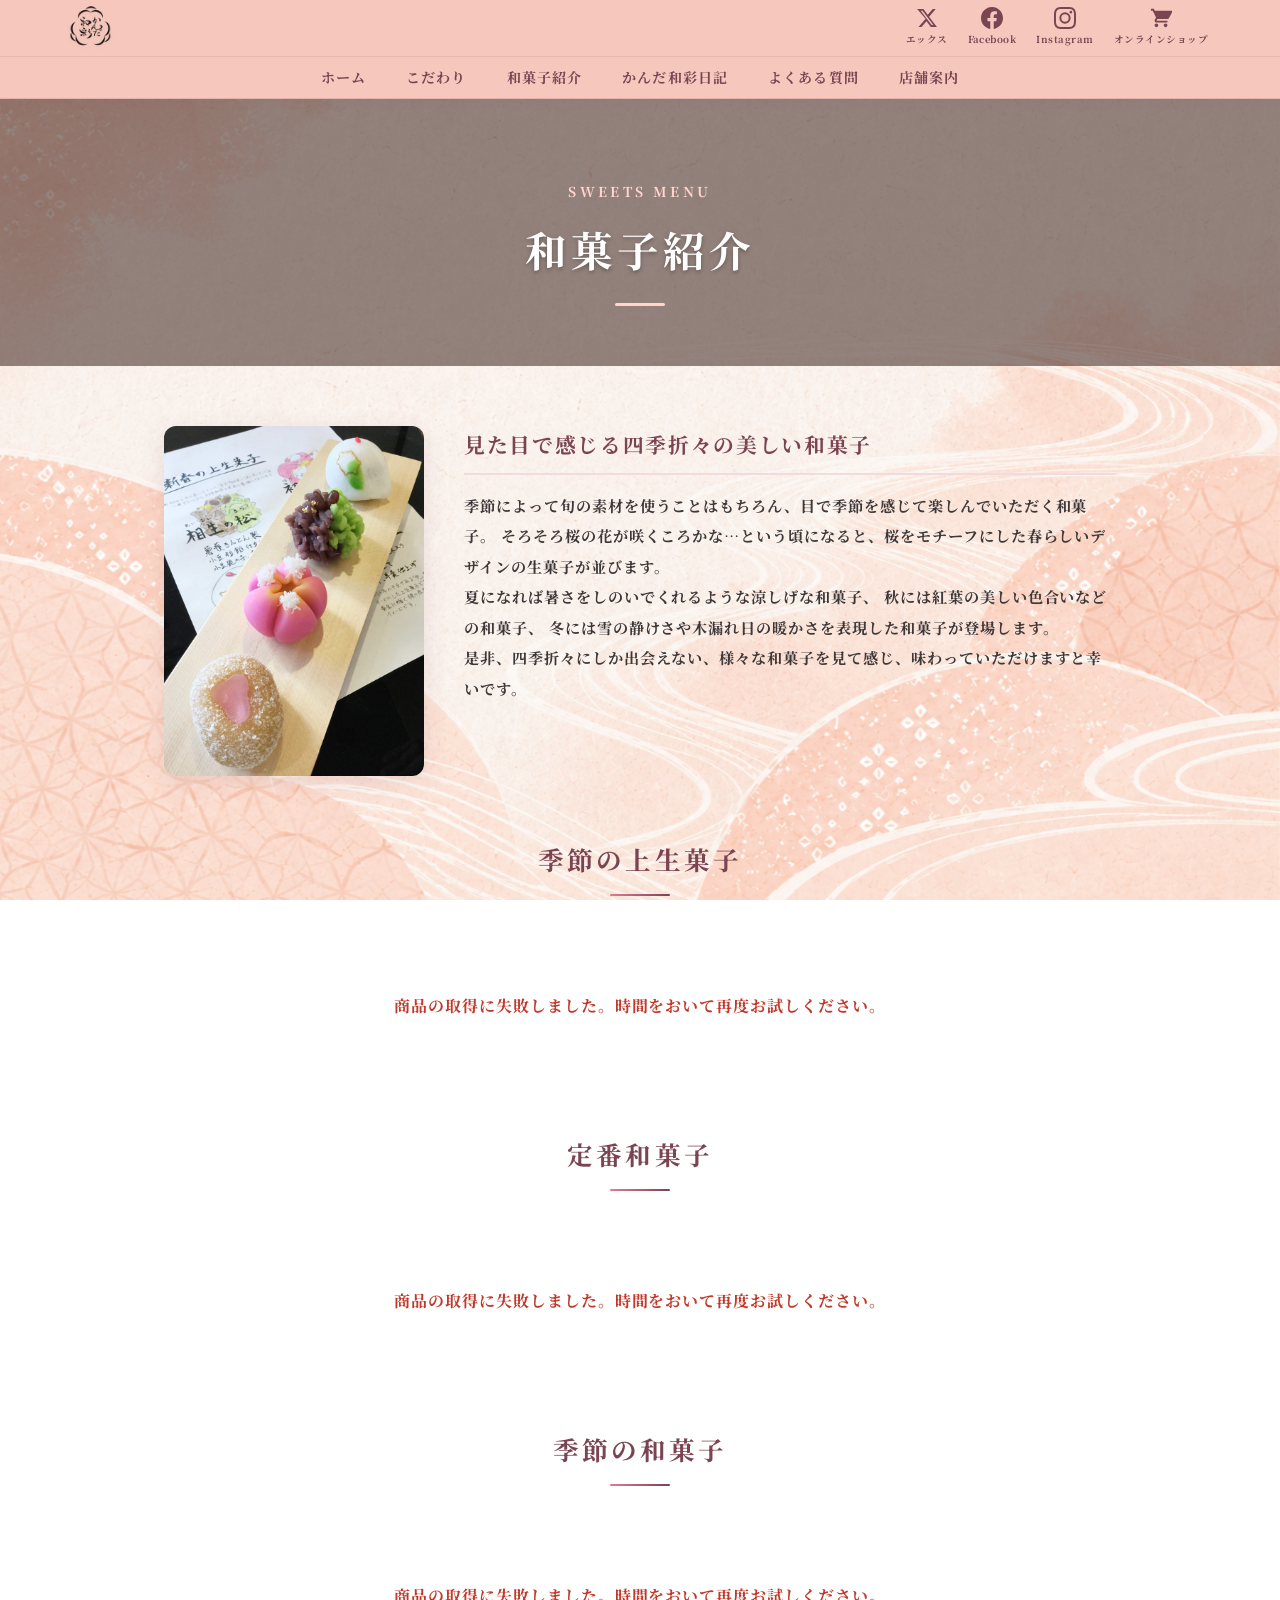
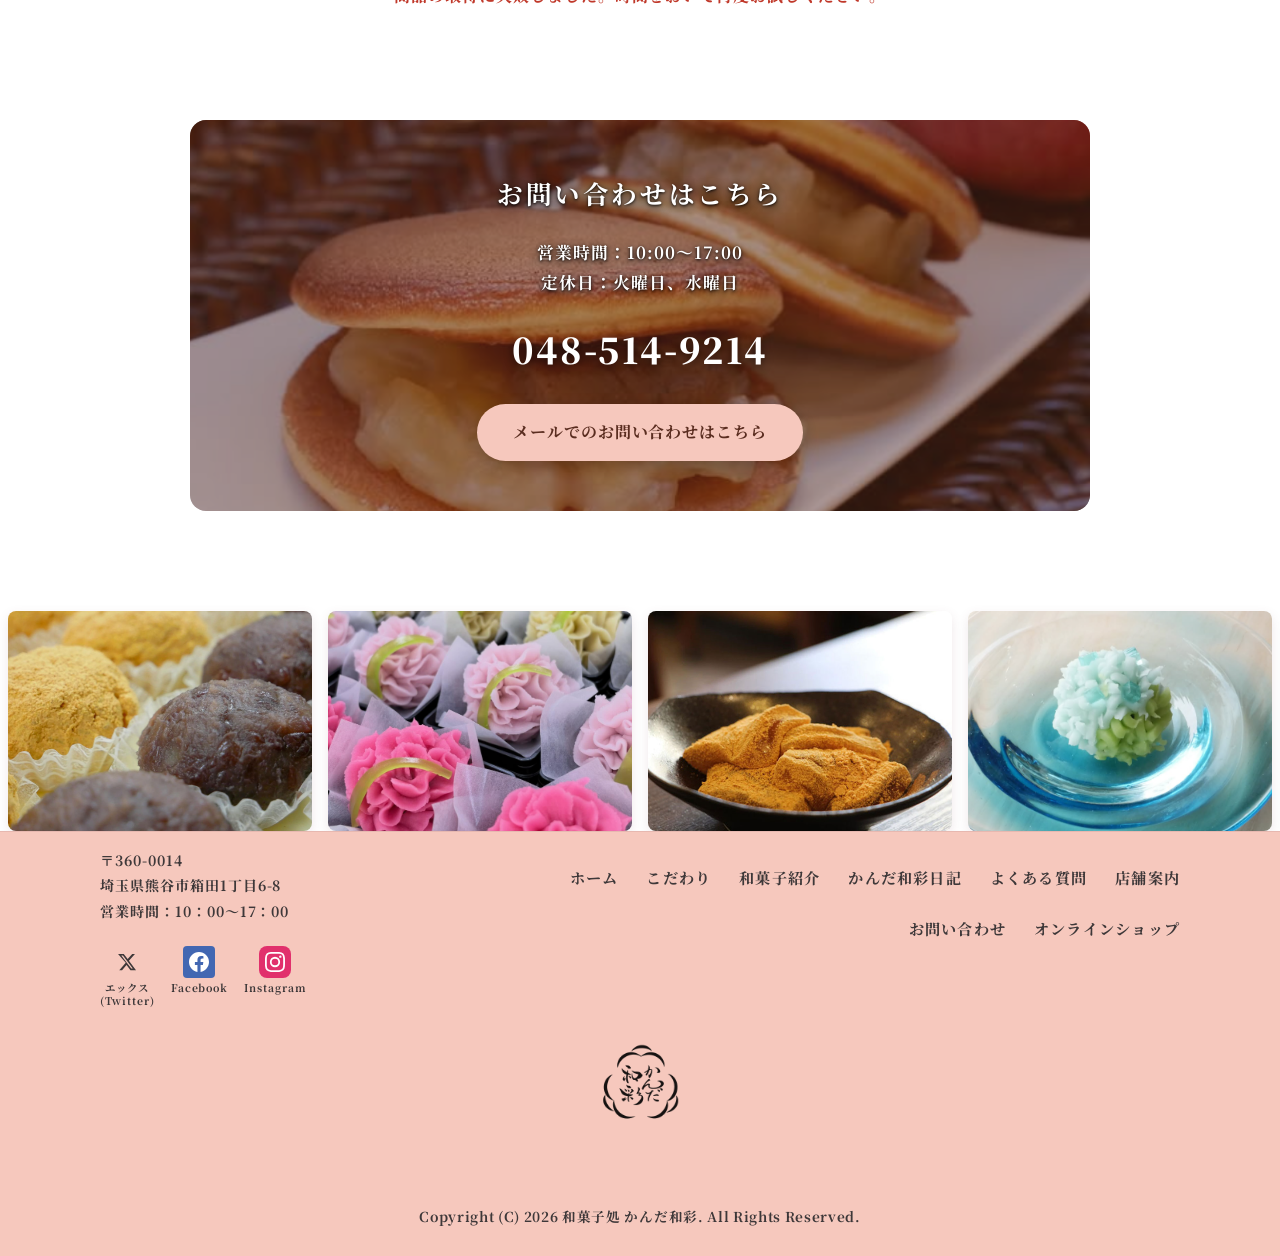
<file: sweets.html>
<!DOCTYPE html>
<html lang="ja">
<head>
    <meta charset="UTF-8">
    <meta name="viewport" content="width=device-width, initial-scale=1.0">
    <title>和菓子紹介 | 和菓子処 かんだ和彩</title>
    <link rel="preconnect" href="https://fonts.googleapis.com">
    <link rel="preconnect" href="https://fonts.gstatic.com" crossorigin>
    <link href="https://fonts.googleapis.com/css2?family=Noto+Serif+JP:wght@500;600;700;900&display=swap" rel="stylesheet">
    <link rel="stylesheet" href="style.css">
</head>
<body>
    <!-- ============================================================
         ヘッダー
         ============================================================ -->
    <header id="front_header" class="site-header">
        <div class="header-inner">
            <!-- ロゴ -->
            <div class="header-logo">
                <a href="index.html">
                    <img src="img/ロゴ.png" alt="和菓子処 かんだ和彩" class="logo-img">
                </a>
            </div>

            <!-- SNSアイコン -->
            <div class="header-sns">
                <ul class="header-sns-list">
                    <li>
                        <a href="https://twitter.com/kandawasai" target="_blank" rel="noopener noreferrer" class="sns-link">
                            <svg xmlns="http://www.w3.org/2000/svg" viewBox="0 0 24 24" width="22" height="22" fill="currentColor"><path d="M18.244 2.25h3.308l-7.227 8.26 8.502 11.24H16.17l-4.714-6.231-5.401 6.231H2.747l7.73-8.835L1.254 2.25H8.08l4.713 6.231zm-1.161 17.52h1.833L7.084 4.126H5.117z"/></svg>
                            <span>エックス</span>
                        </a>
                    </li>
                    <li>
                        <a href="https://www.facebook.com/kandawasai/" target="_blank" rel="noopener noreferrer" class="sns-link">
                            <svg xmlns="http://www.w3.org/2000/svg" viewBox="0 0 24 24" width="22" height="22" fill="currentColor"><path d="M24 12.073c0-6.627-5.373-12-12-12s-12 5.373-12 12c0 5.99 4.388 10.954 10.125 11.854v-8.385H7.078v-3.47h3.047V9.43c0-3.007 1.792-4.669 4.533-4.669 1.312 0 2.686.235 2.686.235v2.953H15.83c-1.491 0-1.956.925-1.956 1.874v2.25h3.328l-.532 3.47h-2.796v8.385C19.612 23.027 24 18.062 24 12.073z"/></svg>
                            <span>Facebook</span>
                        </a>
                    </li>
                    <li>
                        <a href="https://www.instagram.com/kandawasai/?hl=ja" target="_blank" rel="noopener noreferrer" class="sns-link">
                            <svg xmlns="http://www.w3.org/2000/svg" viewBox="0 0 24 24" width="22" height="22" fill="currentColor"><path d="M12 2.163c3.204 0 3.584.012 4.85.07 3.252.148 4.771 1.691 4.919 4.919.058 1.265.069 1.645.069 4.849 0 3.205-.012 3.584-.069 4.849-.149 3.225-1.664 4.771-4.919 4.919-1.266.058-1.644.07-4.85.07-3.204 0-3.584-.012-4.849-.07-3.26-.149-4.771-1.699-4.919-4.92-.058-1.265-.07-1.644-.07-4.849 0-3.204.013-3.583.07-4.849.149-3.227 1.664-4.771 4.919-4.919 1.266-.057 1.645-.069 4.849-.069zM12 0C8.741 0 8.333.014 7.053.072 2.695.272.273 2.69.073 7.052.014 8.333 0 8.741 0 12c0 3.259.014 3.668.072 4.948.2 4.358 2.618 6.78 6.98 6.98C8.333 23.986 8.741 24 12 24c3.259 0 3.668-.014 4.948-.072 4.354-.2 6.782-2.618 6.979-6.98.059-1.28.073-1.689.073-4.948 0-3.259-.014-3.667-.072-4.947-.196-4.354-2.617-6.78-6.979-6.98C15.668.014 15.259 0 12 0zm0 5.838a6.162 6.162 0 1 0 0 12.324 6.162 6.162 0 0 0 0-12.324zM12 16a4 4 0 1 1 0-8 4 4 0 0 1 0 8zm6.406-11.845a1.44 1.44 0 1 0 0 2.881 1.44 1.44 0 0 0 0-2.881z"/></svg>
                            <span>Instagram</span>
                        </a>
                    </li>
                    <li>
                        <a href="https://kandawasai.raku-uru.jp/" target="_blank" rel="noopener noreferrer" class="sns-link">
                            <svg xmlns="http://www.w3.org/2000/svg" viewBox="0 0 24 24" width="22" height="22" fill="currentColor"><path d="M7 18c-1.1 0-1.99.9-1.99 2S5.9 22 7 22s2-.9 2-2-.9-2-2-2zM1 2v2h2l3.6 7.59-1.35 2.45c-.16.28-.25.61-.25.96C5 16.1 6.1 17 7 17h12v-2H7.42c-.14 0-.25-.11-.25-.25l.03-.12.9-1.63H19c.75 0 1.41-.41 1.75-1.03l3.58-6.49A1 1 0 0 0 23.45 4H5.21l-.94-2H1zm16 16c-1.1 0-1.99.9-1.99 2s.89 2 1.99 2 2-.9 2-2-.9-2-2-2z"/></svg>
                            <span>オンラインショップ</span>
                        </a>
                    </li>
                </ul>
            </div>

            <!-- ハンバーガーメニューボタン -->
            <button id="js-menu-toggle" class="menu-toggle" aria-label="メニューを開く">
                <span></span><span></span><span></span>
            </button>
        </div>

        <!-- ナビゲーション -->
        <nav id="front_header_nav" class="header-nav">
            <ul class="header-nav-list">
                <li><a href="index.html" class="nav-item">ホーム</a></li>
                <li><a href="commitment.html" class="nav-item">こだわり</a></li>
                <li><a href="sweets.html" class="nav-item">和菓子紹介</a></li>
                <li><a href="diary.html" class="nav-item">かんだ和彩日記</a></li>
                <li><a href="question.html" class="nav-item">よくある質問</a></li>
                <li><a href="guidance.html" class="nav-item">店舗案内</a></li>
                <li class="mobile-only-nav-item"><a href="https://kandawasai.raku-uru.jp/" target="_blank" rel="noopener noreferrer" class="nav-item">オンラインショップ</a></li>
                <li class="mobile-only-nav-item"><a href="contact.html" class="nav-item">お問い合わせ</a></li>
            </ul>
            <div class="mobile-nav-sns mobile-only-block">
                <a href="https://twitter.com/kandawasai" target="_blank" rel="noopener noreferrer" class="mobile-sns-item">
                    <svg xmlns="http://www.w3.org/2000/svg" viewBox="0 0 24 24" width="22" height="22" fill="currentColor"><path d="M18.244 2.25h3.308l-7.227 8.26 8.502 11.24H16.17l-4.714-6.231-5.401 6.231H2.747l7.73-8.835L1.254 2.25H8.08l4.713 6.231zm-1.161 17.52h1.833L7.084 4.126H5.117z"/></svg>
                    <span>エックス</span>
                </a>
                <a href="https://www.facebook.com/kandawasai/" target="_blank" rel="noopener noreferrer" class="mobile-sns-item">
                    <svg xmlns="http://www.w3.org/2000/svg" viewBox="0 0 24 24" width="22" height="22" fill="currentColor"><path d="M24 12.073c0-6.627-5.373-12-12-12s-12 5.373-12 12c0 5.99 4.388 10.954 10.125 11.854v-8.385H7.078v-3.47h3.047V9.43c0-3.007 1.792-4.669 4.533-4.669 1.312 0 2.686.235 2.686.235v2.953H15.83c-1.491 0-1.956.925-1.956 1.874v2.25h3.328l-.532 3.47h-2.796v8.385C19.612 23.027 24 18.062 24 12.073z"/></svg>
                    <span>Facebook</span>
                </a>
                <a href="https://www.instagram.com/kandawasai/?hl=ja" target="_blank" rel="noopener noreferrer" class="mobile-sns-item">
                    <svg xmlns="http://www.w3.org/2000/svg" viewBox="0 0 24 24" width="22" height="22" fill="currentColor"><path d="M12 2.163c3.204 0 3.584.012 4.85.07 3.252.148 4.771 1.691 4.919 4.919.058 1.265.069 1.645.069 4.849 0 3.205-.012 3.584-.069 4.849-.149 3.225-1.664 4.771-4.919 4.919-1.266.058-1.644.07-4.85.07-3.204 0-3.584-.012-4.849-.07-3.26-.149-4.771-1.699-4.919-4.92-.058-1.265-.07-1.644-.07-4.849 0-3.204.013-3.583.07-4.849.149-3.227 1.664-4.771 4.919-4.919 1.266-.057 1.645-.069 4.849-.069zM12 0C8.741 0 8.333.014 7.053.072 2.695.272.273 2.69.073 7.052.014 8.333 0 8.741 0 12c0 3.259.014 3.668.072 4.948.2 4.358 2.618 6.78 6.98 6.98C8.333 23.986 8.741 24 12 24c3.259 0 3.668-.014 4.948-.072 4.354-.2 6.782-2.618 6.979-6.98.059-1.28.073-1.689.073-4.948 0-3.259-.014-3.667-.072-4.947-.196-4.354-2.617-6.78-6.979-6.98C15.668.014 15.259 0 12 0zm0 5.838a6.162 6.162 0 1 0 0 12.324 6.162 6.162 0 0 0 0-12.324zM12 16a4 4 0 1 1 0-8 4 4 0 0 1 0 8zm6.406-11.845a1.44 1.44 0 1 0 0 2.881 1.44 1.44 0 0 0 0-2.881z"/></svg>
                    <span>Instagram</span>
                </a>
            </div>
        </nav>
    </header>

    <main class="site-main">
        <!-- ページヒーロー -->
        <div class="sub-page-hero">
            <p class="page-label">Sweets Menu</p>
            <h1>和菓子紹介</h1>
            <div class="hero-accent"></div>
        </div>

        <!-- 導入エリア -->
        <div class="sweets-intro">
            <div class="sweets-intro-img">
                <img src="img/美しい和菓子.png" alt="美しい和菓子">
            </div>
            <div class="sweets-intro-txt">
                <h3>見た目で感じる四季折々の美しい和菓子</h3>
                <p>季節によって旬の素材を使うことはもちろん、目で季節を感じて楽しんでいただく和菓子。 そろそろ桜の花が咲くころかな…という頃になると、桜をモチーフにした春らしいデザインの生菓子が並びます。<br>
                夏になれば暑さをしのいでくれるような涼しげな和菓子、 秋には紅葉の美しい色合いなどの和菓子、 冬には雪の静けさや木漏れ日の暖かさを表現した和菓子が登場します。<br>
                是非、四季折々にしか出会えない、様々な和菓子を見て感じ、味わっていただけますと幸いです。</p>
            </div>
        </div>

        <!-- 季節の上生菓子 -->
        <section class="sweets-section">
            <h2 class="sweets-section-title">季節の上生菓子</h2>
            <div id="seasonal-jyounamagashi"></div>
        </section>

        <!-- 定番和菓子 -->
        <section class="sweets-section">
            <h2 class="sweets-section-title">定番和菓子</h2>
            <div id="standard-wagashi"></div>
        </section>

        <!-- 季節の和菓子 -->
        <section class="sweets-section">
            <h2 class="sweets-section-title">季節の和菓子</h2>
            <div id="seasonal-wagashi"></div>
        </section>

        <!-- お問い合わせCTA -->
        <div id="contact-cta" class="faq-contact-box" style="background-image: url('img/photo15.png');">
            <div class="faq-contact-overlay"></div>
            <div class="faq-contact-content">
                <h2>お問い合わせはこちら</h2>
                <p class="faq-contact-hours">営業時間：10:00〜17:00<br>定休日：火曜日、水曜日</p>
                <p class="faq-tel-number">048-514-9214</p>
                <div class="faq-email-btn-wrap">
                    <a href="contact.html" class="faq-email-btn">メールでのお問い合わせはこちら</a>
                </div>
            </div>
        </div>
    </main>

        <!-- ============================================================
             フォトギャラリー（photo1〜photo7の無限自動スライド）
             ============================================================ -->
        <section class="footer-photo-gallery">
            <div class="photo-gallery-track">
                <div class="photo-item"><img src="img/photo1.png" alt="和菓子写真 1"></div>
                <div class="photo-item"><img src="img/photo2.png" alt="和菓子写真 2"></div>
                <div class="photo-item"><img src="img/photo3.png" alt="和菓子写真 3"></div>
                <div class="photo-item"><img src="img/photo4.png" alt="和菓子写真 4"></div>
                <div class="photo-item"><img src="img/photo5.png" alt="和菓子写真 5"></div>
                <div class="photo-item"><img src="img/photo6.png" alt="和菓子写真 6"></div>
                <div class="photo-item"><img src="img/photo7.png" alt="和菓子写真 7"></div>
                <!-- ループを途切れさせないための複製セット -->
                <div class="photo-item"><img src="img/photo1.png" alt="和菓子写真 1"></div>
                <div class="photo-item"><img src="img/photo2.png" alt="和菓子写真 2"></div>
                <div class="photo-item"><img src="img/photo3.png" alt="和菓子写真 3"></div>
                <div class="photo-item"><img src="img/photo4.png" alt="和菓子写真 4"></div>
                <div class="photo-item"><img src="img/photo5.png" alt="和菓子写真 5"></div>
                <div class="photo-item"><img src="img/photo6.png" alt="和菓子写真 6"></div>
                <div class="photo-item"><img src="img/photo7.png" alt="和菓子写真 7"></div>
            </div>
        </section>

    <!-- ============================================================
         フッター
         ============================================================ -->
    <footer class="site-footer">
        <div class="footer-container">
            <div class="footer-top">
                <!-- 左ブロック：住所・SNS -->
                <div class="footer-info">
                    <p class="footer-address">
                        〒360-0014<br>
                        埼玉県熊谷市箱田1丁目6-8<br>
                        営業時間：10：00〜17：00
                    </p>
                    <div class="footer-sns-box">
                        <ul class="footer-sns-list">
                            <li>
                                <a href="https://twitter.com/kandawasai" target="_blank" rel="noopener noreferrer" class="footer-sns-item">
                                    <span class="sns-icon icon-x">
                                        <svg xmlns="http://www.w3.org/2000/svg" viewBox="0 0 24 24" width="20" height="20" fill="currentColor"><path d="M18.244 2.25h3.308l-7.227 8.26 8.502 11.24H16.17l-4.714-6.231-5.401 6.231H2.747l7.73-8.835L1.254 2.25H8.08l4.713 6.231zm-1.161 17.52h1.833L7.084 4.126H5.117z"/></svg>
                                    </span>
                                    <span class="sns-label">エックス<br>(Twitter)</span>
                                </a>
                            </li>
                            <li>
                                <a href="https://www.facebook.com/kandawasai/" target="_blank" rel="noopener noreferrer" class="footer-sns-item">
                                    <span class="sns-icon icon-fb">
                                        <svg xmlns="http://www.w3.org/2000/svg" viewBox="0 0 24 24" width="20" height="20" fill="currentColor"><path d="M24 12.073c0-6.627-5.373-12-12-12s-12 5.373-12 12c0 5.99 4.388 10.954 10.125 11.854v-8.385H7.078v-3.47h3.047V9.43c0-3.007 1.792-4.669 4.533-4.669 1.312 0 2.686.235 2.686.235v2.953H15.83c-1.491 0-1.956.925-1.956 1.874v2.25h3.328l-.532 3.47h-2.796v8.385C19.612 23.027 24 18.062 24 12.073z"/></svg>
                                    </span>
                                    <span class="sns-label">Facebook</span>
                                </a>
                            </li>
                            <li>
                                <a href="https://www.instagram.com/kandawasai/?hl=ja" target="_blank" rel="noopener noreferrer" class="footer-sns-item">
                                    <span class="sns-icon icon-ig">
                                        <svg xmlns="http://www.w3.org/2000/svg" viewBox="0 0 24 24" width="20" height="20" fill="currentColor"><path d="M12 2.163c3.204 0 3.584.012 4.85.07 3.252.148 4.771 1.691 4.919 4.919.058 1.265.069 1.645.069 4.849 0 3.205-.012 3.584-.069 4.849-.149 3.225-1.664 4.771-4.919 4.919-1.266.058-1.644.07-4.85.07-3.204 0-3.584-.012-4.849-.07-3.26-.149-4.771-1.699-4.919-4.92-.058-1.265-.07-1.644-.07-4.849 0-3.204.013-3.583.07-4.849.149-3.227 1.664-4.771 4.919-4.919 1.266-.057 1.645-.069 4.849-.069zM12 0C8.741 0 8.333.014 7.053.072 2.695.272.273 2.69.073 7.052.014 8.333 0 8.741 0 12c0 3.259.014 3.668.072 4.948.2 4.358 2.618 6.78 6.98 6.98C8.333 23.986 8.741 24 12 24c3.259 0 3.668-.014 4.948-.072 4.354-.2 6.782-2.618 6.979-6.98.059-1.28.073-1.689.073-4.948 0-3.259-.014-3.667-.072-4.947-.196-4.354-2.617-6.78-6.979-6.98C15.668.014 15.259 0 12 0zm0 5.838a6.162 6.162 0 1 0 0 12.324 6.162 6.162 0 0 0 0-12.324zM12 16a4 4 0 1 1 0-8 4 4 0 0 1 0 8zm6.406-11.845a1.44 1.44 0 1 0 0 2.881 1.44 1.44 0 0 0 0-2.881z"/></svg>
                                    </span>
                                    <span class="sns-label">Instagram</span>
                                </a>
                            </li>
                        </ul>
                    </div>
                </div>

                <!-- 右ブロック：2段ナビゲーション -->
                <div class="footer-nav-area">
                    <nav class="footer-nav-grid">
                        <ul class="footer-nav-row row-1">
                            <li><a href="index.html">ホーム</a></li>
                            <li><a href="commitment.html">こだわり</a></li>
                            <li><a href="sweets.html">和菓子紹介</a></li>
                            <li><a href="diary.html">かんだ和彩日記</a></li>
                            <li><a href="question.html">よくある質問</a></li>
                            <li><a href="guidance.html">店舗案内</a></li>
                        </ul>
                        <ul class="footer-nav-row row-2">
                            <li><a href="contact.html">お問い合わせ</a></li>
                            <li><a href="https://kandawasai.raku-uru.jp/" target="_blank" rel="noopener noreferrer">オンラインショップ</a></li>
                        </ul>
                    </nav>
                </div>
            </div>

            <!-- 中央ロゴ -->
            <div class="footer-center-logo">
                <a href="index.html">
                    <img src="img/ロゴ.png" alt="和菓子処 かんだ和彩" class="footer-logo-img">
                </a>
            </div>

            <!-- 最下部コピーライト -->
            <p class="copyright">Copyright (C) 2026 和菓子処 かんだ和彩. All Rights Reserved.</p>
        </div>
    </footer>

    <script>
    // ハンバーガーメニュー
    document.addEventListener('DOMContentLoaded', function () {
        const menuToggle = document.getElementById('js-menu-toggle');
        const headerNav = document.getElementById('front_header_nav');
        if (menuToggle && headerNav) {
            menuToggle.addEventListener('click', function () {
                menuToggle.classList.toggle('is-open');
                headerNav.classList.toggle('is-open');
            });
        }
    });
    </script>
    <script src="microcms.js"></script>
</body>
</html>
</file>
<file: style.css>
@charset "UTF-8";

/* ==========================================================================
   CSS変数・デザイントークン（ピンク基調の和風カラーパレット）
   ========================================================================== */
:root {
    --color-text: #3e3839;
    --color-bg: #fdf7f8;
    --color-primary: #7a4452;       /* 深みのある小豆・和風ローズブラウン */
    --color-primary-light: #9c5c6d;
    --color-accent: #e07a93;        /* 華やかな桜・撫子ピンク */
    --color-accent-dark: #c65f77;
    --color-pink-soft: #f9ecef;
    --color-border: #f0dbdf;
    --color-white: #ffffff;
    --font-serif: 'Noto Serif JP', "Hiragino Mincho ProN", "Yu Mincho", serif;
    --shadow-sm: 0 2px 10px rgba(122, 68, 82, 0.06);
    --shadow-md: 0 6px 24px rgba(122, 68, 82, 0.12);
    --transition: all 0.3s ease;
}

/* ==========================================================================
   リセット・ベース
   ========================================================================== */
*, *::before, *::after {
    box-sizing: border-box;
    margin: 0;
    padding: 0;
    font-weight: 700;
}

html {
    scroll-behavior: smooth;
}

body {
    font-family: var(--font-serif);
    font-weight: 700;
    color: var(--color-text);
    line-height: 1.8;
    letter-spacing: 0.06em;
    -webkit-text-size-adjust: 100%;
    overflow-x: hidden;
}

body::before {
    content: '';
    position: fixed;
    top: 0;
    left: 0;
    width: 100%;
    height: 100%;
    z-index: -1;
    background-image: url("img/背景.png");
    background-repeat: no-repeat;
    background-position: center center;
    background-size: cover;
    pointer-events: none;
}

a {
    color: inherit;
    text-decoration: none;
    transition: var(--transition);
}

img {
    max-width: 100%;
    height: auto;
    display: block;
}

ul { list-style: none; }

/* ==========================================================================
   ヘッダー
   ========================================================================== */
.site-header {
    background-color: #F6C8BD;
    position: sticky;
    top: 0;
    z-index: 1000;
    box-shadow: var(--shadow-sm);
    border-bottom: 1px solid rgba(122, 68, 82, 0.15);
    transition: background-color 0.4s ease, box-shadow 0.4s ease, border-color 0.4s ease;
}

/* TOPページ限定：初期状態（スクロール前）は透明ヘッダー */
.home-page .site-header {
    position: fixed;
    width: 100%;
    background-color: transparent;
    box-shadow: none;
    border-bottom-color: transparent;
}

/* TOPページ限定：スクロール後は背景色を表示 */
.home-page.is-scrolled .site-header {
    background-color: #F6C8BD;
    box-shadow: var(--shadow-sm);
    border-bottom-color: rgba(122, 68, 82, 0.15);
}

.header-inner {
    max-width: 1200px;
    margin: 0 auto;
    padding: 2px 24px;
    display: flex;
    justify-content: space-between;
    align-items: center;
    gap: 20px;
}

/* ロゴ */
.header-logo {
    display: flex;
    align-items: center;
}

/* TOPページのみ初期状態で非表示、スクロールでフェードイン */
.home-page .header-logo {
    opacity: 0;
    visibility: hidden;
    transition: opacity 0.4s ease, visibility 0.4s ease;
}

.home-page.is-scrolled .header-logo {
    opacity: 1;
    visibility: visible;
}

.header-logo a {
    display: flex;
    align-items: center;
    line-height: 1;
}

.logo-img {
    height: 52px;
    max-height: 60px;
    width: auto;
    background: transparent;
    object-fit: contain;
    mix-blend-mode: multiply;
    filter: drop-shadow(0 1px 2px rgba(122, 68, 82, 0.1));
}

/* SNSアイコン */
.header-sns-list {
    display: flex;
    gap: 4px;
    align-items: center;
}

.sns-link {
    display: flex;
    flex-direction: column;
    align-items: center;
    gap: 2px;
    padding: 4px 8px;
    color: var(--color-primary);
    font-size: 0.6rem;
    letter-spacing: 0.05em;
    border-radius: 4px;
    transition: var(--transition);
}

.sns-link:hover {
    background-color: rgba(255, 255, 255, 0.4);
    color: var(--color-accent-dark);
}

.sns-link svg {
    flex-shrink: 0;
}

.mobile-only-nav-item,
.mobile-only-block {
    display: none !important;
}

/* ナビゲーション */
.header-nav {
    background-color: #F6C8BD;
    border-top: 1px solid rgba(122, 68, 82, 0.12);
    transition: background-color 0.4s ease, border-color 0.4s ease;
}

/* TOPページ限定：初期状態（スクロール前）はメニューバーも透明 */
.home-page .header-nav {
    background-color: transparent;
    border-top-color: transparent;
}

/* TOPページ限定：スクロール後はメニューバーの背景色を表示 */
.home-page.is-scrolled .header-nav {
    background-color: #F6C8BD;
    border-top-color: rgba(122, 68, 82, 0.12);
}

.header-nav-list {
    display: flex;
    justify-content: center;
    max-width: 1200px;
    margin: 0 auto;
    padding: 0 24px;
}

.nav-item {
    display: block;
    padding: 8px 20px;
    color: var(--color-primary);
    font-weight: 700;
    font-size: 0.88rem;
    letter-spacing: 0.08em;
    position: relative;
    transition: var(--transition);
}

.nav-item::after {
    content: '';
    position: absolute;
    bottom: 0;
    left: 50%;
    width: 0;
    height: 2px;
    background-color: var(--color-primary);
    transform: translateX(-50%);
    transition: width 0.3s ease;
}

.nav-item:hover {
    color: #4a242d;
    background-color: rgba(255, 255, 255, 0.3);
}

.nav-item:hover::after {
    width: 60%;
}

/* ハンバーガーボタン */
.menu-toggle {
    display: none;
    background: none;
    border: none;
    cursor: pointer;
    width: 30px;
    height: 22px;
    position: relative;
    z-index: 1001;
    flex-shrink: 0;
    margin-left: auto;
}

.menu-toggle span {
    display: block;
    width: 100%;
    height: 2px;
    background-color: var(--color-primary);
    position: absolute;
    left: 0;
    transition: var(--transition);
}

.menu-toggle span:nth-child(1) { top: 0; }
.menu-toggle span:nth-child(2) { top: 10px; }
.menu-toggle span:nth-child(3) { bottom: 0; }

.menu-toggle.is-open span {
    background-color: #ffffff;
}

.menu-toggle.is-open span:nth-child(1) { transform: translateY(10px) rotate(45deg); }
.menu-toggle.is-open span:nth-child(2) { opacity: 0; }
.menu-toggle.is-open span:nth-child(3) { transform: translateY(-10px) rotate(-45deg); }

/* ==========================================================================
   スライドショー
   ========================================================================== */
.slideshow {
    position: relative;
    width: 100%;
    height: 520px;
    overflow: hidden;
}

.slide-container {
    position: relative;
    width: 100%;
    height: 100%;
}

.slide {
    position: absolute;
    top: 0;
    left: 0;
    width: 100%;
    height: 100%;
    opacity: 0;
    transition: opacity 1s ease-in-out;
    display: flex;
    align-items: center;
    justify-content: center;
}

.slide.active {
    opacity: 1;
}

.slide-bg-img {
    position: absolute;
    top: 0;
    left: 0;
    width: 100%;
    height: 100%;
    object-fit: cover;
}

.slide-overlay {
    position: absolute;
    inset: 0;
    background: rgba(60, 20, 32, 0.35);
}

.slide-content {
    position: relative;
    z-index: 1;
    text-align: center;
    color: var(--color-white);
}

.slide-logo-wrap {
    margin-bottom: 12px;
    display: flex;
    justify-content: center;
}

.slide-logo {
    width: 260px;
    height: auto;
    filter: brightness(0) invert(1) drop-shadow(0 2px 10px rgba(0, 0, 0, 0.35));
}

.slide-catchcopy {
    font-size: 1.8rem;
    font-weight: 700;
    letter-spacing: 0.2em;
    text-shadow: 0 2px 12px rgba(0,0,0,0.4);
    margin-bottom: 4px;
    line-height: 1.5;
}

.slide-sub {
    font-size: 0.8rem;
    letter-spacing: 0.15em;
    opacity: 0.95;
}

.slide-dots {
    position: absolute;
    bottom: 20px;
    left: 50%;
    transform: translateX(-50%);
    display: flex;
    gap: 10px;
    z-index: 10;
}

.dot {
    width: 10px;
    height: 10px;
    border-radius: 50%;
    border: none;
    background-color: rgba(255,255,255,0.5);
    cursor: pointer;
    padding: 0;
    transition: var(--transition);
}

.dot.active {
    background-color: var(--color-white);
    transform: scale(1.2);
}

/* ==========================================================================
   共通コンテナ（下層ページ用）
   ========================================================================== */
.content-body.container {
    max-width: 1000px;
    margin: 0 auto;
    padding: 0 32px;
}

@media screen and (max-width: 768px) {
    .content-body.container {
        padding: 0 20px;
    }
}

/* ==========================================================================
   共通ページヒーロー（下層ページ用）
   ========================================================================== */
.sub-page-hero,
.faq-page-hero {
    position: relative;
    background-size: cover;
    background-position: center;
    background-repeat: no-repeat;
    padding: 80px 20px 60px;
    text-align: center;
    overflow: hidden;
    animation: heroSlideshow 15s infinite; /* 3枚の画像を5秒ずつスライド */
}

/* 文字が見えやすくなるよう背景を少し暗くするオーバーレイ */
.sub-page-hero::before,
.faq-page-hero::before {
    content: '';
    position: absolute;
    top: 0;
    left: 0;
    width: 100%;
    height: 100%;
    background-color: rgba(60, 35, 30, 0.55); /* 暗めの茶褐色半透明フィルター */
    z-index: 1;
}

/* ヒーロー内の各要素をオーバーレイの前面（z-index: 2）に表示 */
.sub-page-hero .page-label,
.sub-page-hero h1,
.sub-page-hero .hero-accent,
.faq-page-hero .page-label,
.faq-page-hero h1,
.faq-page-hero .hero-accent {
    position: relative;
    z-index: 2;
}

.sub-page-hero .page-label,
.faq-page-hero .page-label {
    font-size: 0.85rem;
    letter-spacing: 0.25em;
    color: #ffd5cc; /* 暗い背景で見えやすいよう明るいピンクに変更 */
    text-transform: uppercase;
    margin-bottom: 8px;
    font-weight: 700;
}

.sub-page-hero h1,
.faq-page-hero h1 {
    font-size: clamp(1.8rem, 4vw, 2.6rem);
    color: #ffffff; /* 文字を白に変更して視認性を向上 */
    font-weight: 700;
    letter-spacing: 0.1em;
    margin-bottom: 0;
    text-shadow: 0 2px 4px rgba(0,0,0,0.3); /* 文字の視認性をさらに高める影 */
}

.sub-page-hero .hero-accent,
.faq-page-hero .hero-accent {
    width: 50px;
    height: 3px;
    background: #ffd5cc; /* 明るい色に変更 */
    margin: 16px auto 0;
    border-radius: 2px;
}

/* 背景スライドショーのキーフレームアニメーション */
@keyframes heroSlideshow {
    0%, 30% {
        background-image: url('img/あぶり団子.png');
    }
    33.33%, 63.33% {
        background-image: url('img/photo8.png');
    }
    66.66%, 96.66% {
        background-image: url('img/photo18.png');
    }
    100% {
        background-image: url('img/あぶり団子.png');
    }
}

/* ==========================================================================
   共通セクション設定
   ========================================================================== */
.hello-section,
.diary-section,
.introduction-section,
.news-section {
    opacity: 0;
    transform: translateY(24px);
    transition: opacity 0.7s ease, transform 0.7s ease;
}

.hello-section.in-view,
.diary-section.in-view,
.introduction-section.in-view,
.news-section.in-view {
    opacity: 1;
    transform: translateY(0);
}

/* 共通ボタン */
.more-btn {
    display: inline-flex;
    align-items: center;
    gap: 6px;
    padding: 13px 32px;
    background-color: var(--color-accent);
    color: var(--color-white);
    font-size: 0.9rem;
    letter-spacing: 0.1em;
    border-radius: 30px;
    box-shadow: 0 4px 14px rgba(224, 122, 147, 0.3);
    transition: var(--transition);
}

.more-btn:hover {
    background-color: var(--color-accent-dark);
    transform: translateY(-2px);
    box-shadow: 0 6px 18px rgba(198, 95, 119, 0.4);
}

.more-btn-outline {
    display: inline-flex;
    align-items: center;
    gap: 6px;
    padding: 10px 24px;
    border: 1px solid var(--color-primary);
    color: var(--color-primary);
    font-size: 0.85rem;
    letter-spacing: 0.08em;
    border-radius: 30px;
    transition: var(--transition);
}

.more-btn-outline:hover {
    background-color: var(--color-primary);
    color: var(--color-white);
}

/* ==========================================================================
   ご挨拶セクション (hello)
   ========================================================================== */
.hello-section {
    padding: 80px 0;
    background: transparent;
}

.hello-inner {
    max-width: 1100px;
    margin: 0 auto;
    padding: 0 30px;
    display: flex;
    align-items: stretch;
    gap: 60px;
}

.hello-img-box {
    flex: 1;
    min-width: 0;
}

.hello-slideshow {
    position: relative;
    width: 100%;
    height: 460px;
    border-radius: 12px;
    overflow: hidden;
    box-shadow: 0 8px 24px rgba(122, 68, 82, 0.18);
    background-color: rgba(255, 255, 255, 0.4);
}

.hello-slide {
    position: absolute;
    top: 0;
    left: 0;
    width: 100%;
    height: 100%;
    opacity: 0;
    transition: opacity 1.8s ease-in-out;
}

.hello-slide.active {
    opacity: 1;
}

.hello-slide img {
    width: 100%;
    height: 100%;
    object-fit: cover;
    border-radius: 12px;
}

.hello-txt-box {
    flex: 1;
    min-width: 0;
    display: flex;
    align-items: center;
}

.hello-txt-inner {
    width: 100%;
}

.hello-txt-area {
    margin-bottom: 40px;
}

.hello-txt-area p {
    font-size: 0.95rem;
    line-height: 2.2;
    color: var(--color-text);
    text-shadow: 0 1px 2px rgba(255, 255, 255, 0.8);
}

.hello-header-title {
    margin-bottom: 28px;
}

.hello-sub-title {
    font-size: 0.85rem;
    letter-spacing: 0.25em;
    color: var(--color-accent);
    font-weight: 700;
    display: block;
    margin-bottom: 4px;
}

.hello-main-title {
    font-size: 2.2rem;
    font-weight: 900;
    color: var(--color-primary);
    letter-spacing: 0.18em;
    line-height: 1.3;
    margin-bottom: 12px;
}

.title-decor-line {
    width: 70px;
    height: 3px;
    background: linear-gradient(90deg, var(--color-accent), rgba(224, 122, 147, 0.2));
    border-radius: 2px;
}

.hello-btn-wrap {
    margin-top: 28px;
}

/* ==========================================================================
   かんだ和彩日記セクション (diary)
   ========================================================================== */
.diary-section {
    padding: 80px 0;
    background: transparent;
}

.diary-inner {
    max-width: 1000px;
    margin: 0 auto;
    padding: 0 30px;
}

.diary-ttl-area {
    display: flex;
    justify-content: space-between;
    align-items: flex-end;
    margin-bottom: 40px;
    padding-bottom: 16px;
    border-bottom: 1px solid rgba(122, 68, 82, 0.2);
}

.diary-ttl-box h2 {
    font-size: 1.6rem;
    font-weight: 700;
    color: var(--color-primary);
    letter-spacing: 0.1em;
    position: relative;
    padding-bottom: 8px;
}

.diary-ttl-box h2::after {
    content: '';
    position: absolute;
    bottom: 0;
    left: 0;
    width: 40px;
    height: 2px;
    background-color: var(--color-accent);
}

/* 記事グリッド */
.diary-grid {
    display: grid;
    grid-template-columns: repeat(3, 1fr);
    gap: 24px;
}

.post-box {
    background-color: rgba(255, 255, 255, 0.7);
    backdrop-filter: blur(4px);
    -webkit-backdrop-filter: blur(4px);
    border-radius: 8px;
    overflow: hidden;
    box-shadow: var(--shadow-sm);
    border: 1px solid rgba(255, 255, 255, 0.8);
    transition: var(--transition);
    opacity: 0;
    transform: translateY(16px);
    transition: opacity 0.5s ease, transform 0.5s ease, box-shadow 0.3s ease;
}

.post-box.in-view {
    opacity: 1;
    transform: translateY(0);
}

.post-box:nth-child(2) { transition-delay: 0.08s; }
.post-box:nth-child(3) { transition-delay: 0.16s; }
.post-box:nth-child(4) { transition-delay: 0.24s; }
.post-box:nth-child(5) { transition-delay: 0.32s; }
.post-box:nth-child(6) { transition-delay: 0.40s; }

.post-box:hover {
    transform: translateY(-4px);
    background-color: rgba(255, 255, 255, 0.85);
    box-shadow: var(--shadow-md);
}

.post-box-link {
    display: block;
}

.post-box-img {
    overflow: hidden;
    aspect-ratio: 4 / 3;
}

.post-img-placeholder {
    width: 100%;
    height: 100%;
    display: flex;
    align-items: center;
    justify-content: center;
    min-height: 160px;
}

.post-img-placeholder span {
    color: rgba(255,255,255,0.95);
    font-size: 1rem;
    letter-spacing: 0.1em;
    font-weight: 700;
    text-shadow: 0 1px 4px rgba(0,0,0,0.2);
}

.post-box-date p {
    font-size: 0.78rem;
    color: #a07a84;
    padding: 10px 14px 4px;
    letter-spacing: 0.05em;
}

.post-box-content {
    padding: 4px 14px 16px;
}

.post-box-content h5 {
    font-size: 0.9rem;
    font-weight: 700;
    color: var(--color-text);
    line-height: 1.6;
}

/* ==========================================================================
   ご来店ください セクション (introduction)
   ========================================================================== */
.introduction-section {
    padding: 80px 0;
    background: transparent;
}

.introduction-inner {
    max-width: 1000px;
    margin: 0 auto;
    padding: 0 30px;
    display: flex;
    gap: 60px;
    align-items: flex-start;
}

.introduction-txt-area {
    flex: 1;
    min-width: 0;
}

.introduction-main-ttl {
    font-size: 1.5rem;
    font-weight: 700;
    color: var(--color-primary);
    letter-spacing: 0.12em;
    margin-bottom: 28px;
    padding-bottom: 14px;
    border-bottom: 2px solid var(--color-accent);
    display: inline-block;
}

.introduction-txt p {
    font-size: 0.92rem;
    line-height: 2.3;
    color: var(--color-text);
    margin-bottom: 36px;
    text-shadow: 0 1px 2px rgba(255, 255, 255, 0.8);
}

.introduction-img-area {
    flex: 1;
    min-width: 0;
    display: flex;
    align-items: center;
    justify-content: center;
}

.intro-video-wrapper {
    width: 100%;
    border-radius: 12px;
    overflow: hidden;
    box-shadow: 0 8px 24px rgba(122, 68, 82, 0.18);
    background-color: #000;
}

.intro-video {
    width: 100%;
    height: auto;
    max-height: 440px;
    display: block;
    object-fit: cover;
    border-radius: 12px;
}

/* ==========================================================================
   お知らせ ＋ SNS セクション (news)
   ========================================================================== */
.news-section {
    padding: 80px 0 100px;
    background: transparent;
}

.news-inner {
    max-width: 1000px;
    margin: 0 auto;
    padding: 0 30px;
    display: grid;
    grid-template-columns: 1fr 1fr;
    gap: 50px;
}

.news-ttl {
    margin-bottom: 20px;
    padding-bottom: 12px;
    border-bottom: 1px solid rgba(122, 68, 82, 0.2);
}

.news-ttl h2 {
    font-size: 1.4rem;
    font-weight: 700;
    color: var(--color-primary);
    letter-spacing: 0.1em;
}

.news-content {
    margin-bottom: 24px;
}

.news-item {
    border-bottom: 1px dashed rgba(122, 68, 82, 0.2);
    transition: var(--transition);
    opacity: 0;
    transform: translateX(-8px);
    transition: opacity 0.5s ease, transform 0.5s ease, background-color 0.2s;
}

.news-item.in-view {
    opacity: 1;
    transform: translateX(0);
}

.news-item:nth-child(2) { transition-delay: 0.06s; }
.news-item:nth-child(3) { transition-delay: 0.12s; }
.news-item:nth-child(4) { transition-delay: 0.18s; }

.news-item:hover {
    background-color: rgba(255, 255, 255, 0.4);
}

.news-item-link {
    display: flex;
    gap: 16px;
    padding: 16px 8px;
    align-items: flex-start;
}

.news-date p {
    font-size: 0.78rem;
    color: #a07a84;
    letter-spacing: 0.05em;
    white-space: nowrap;
    padding-top: 2px;
}

.news-text h5 {
    font-size: 0.9rem;
    font-weight: 700;
    line-height: 1.6;
    color: var(--color-text);
}

.news-more-btn-wrap {
    text-align: right;
}

/* SNSフィード */
.sns-feed-placeholder {
    background: rgba(255, 255, 255, 0.7);
    backdrop-filter: blur(4px);
    -webkit-backdrop-filter: blur(4px);
    border-radius: 8px;
    border: 1px solid rgba(255, 255, 255, 0.8);
    overflow: hidden;
    min-height: 340px;
    display: flex;
    align-items: center;
    justify-content: center;
    margin-bottom: 24px;
}

.news-inner {
    max-width: 1000px;
    margin: 0 auto;
    padding: 0 30px;
    display: grid;
    grid-template-columns: 1fr 1fr;
    gap: 50px;
    align-items: stretch;
}

.news-box {
    display: flex;
    flex-direction: column;
    height: 100%;
}

.news-ttl {
    margin-bottom: 20px;
    padding-bottom: 12px;
    border-bottom: 1px solid var(--color-border);
}

.news-ttl h2 {
    font-size: 1.4rem;
    font-weight: 700;
    color: var(--color-primary);
    letter-spacing: 0.1em;
}

.news-content {
    flex: 1;
    display: flex;
    flex-direction: column;
    margin-bottom: 24px;
}

/* お知らせカード */
.news-card {
    background: rgba(255, 255, 255, 0.75);
    backdrop-filter: blur(4px);
    -webkit-backdrop-filter: blur(4px);
    border-radius: 8px;
    border: 1px solid rgba(255, 255, 255, 0.8);
    padding: 20px;
    box-shadow: var(--shadow-sm);
    display: flex;
    flex-direction: column;
    justify-content: space-between;
    height: 100%;
}

.news-list-wrap {
    flex: 1;
}

.news-item {
    border-bottom: 1px dashed rgba(122, 68, 82, 0.2);
    transition: var(--transition);
    opacity: 0;
    transform: translateX(-8px);
    transition: opacity 0.5s ease, transform 0.5s ease, background-color 0.2s;
}

.news-item.in-view {
    opacity: 1;
    transform: translateX(0);
}

.news-item:nth-child(2) { transition-delay: 0.06s; }
.news-item:nth-child(3) { transition-delay: 0.12s; }
.news-item:nth-child(4) { transition-delay: 0.18s; }

.news-item:hover {
    background-color: rgba(255, 255, 255, 0.4);
}

.news-item-link {
    display: flex;
    gap: 16px;
    padding: 16px 8px;
    align-items: flex-start;
}

.news-date p {
    font-size: 0.78rem;
    color: #a07a84;
    letter-spacing: 0.05em;
    white-space: nowrap;
    padding-top: 2px;
}

.news-text h5 {
    font-size: 0.9rem;
    font-weight: 700;
    line-height: 1.6;
    color: var(--color-text);
}

.news-more-btn-wrap {
    text-align: right;
    margin-top: 16px;
}

/* 店舗情報カード */
.store-info-card {
    background: rgba(255, 255, 255, 0.75);
    backdrop-filter: blur(4px);
    -webkit-backdrop-filter: blur(4px);
    border-radius: 8px;
    border: 1px solid rgba(255, 255, 255, 0.8);
    overflow: hidden;
    padding: 20px;
    box-shadow: var(--shadow-sm);
    height: 100%;
    display: flex;
    flex-direction: column;
}

.store-info-img {
    width: 100%;
    aspect-ratio: 16 / 9;
    border-radius: 6px;
    overflow: hidden;
    margin-bottom: 16px;
}

.store-info-img img {
    width: 100%;
    height: 100%;
    object-fit: cover;
}

.store-name {
    font-size: 1.15rem;
    color: var(--color-primary);
    margin-bottom: 10px;
    letter-spacing: 0.08em;
}

.store-message {
    font-size: 0.88rem;
    line-height: 1.8;
    color: var(--color-text);
    margin-bottom: 20px;
    padding-bottom: 14px;
    border-bottom: 1px dashed rgba(122, 68, 82, 0.2);
}

.store-detail-list {
    display: flex;
    flex-direction: column;
    gap: 8px;
}

.store-detail-item {
    display: flex;
    font-size: 0.88rem;
    line-height: 1.6;
}

.store-detail-item dt {
    width: 90px;
    flex-shrink: 0;
    color: var(--color-primary);
    font-weight: 700;
}

.store-detail-item dd {
    color: var(--color-text);
    font-weight: 700;
}

/* ==========================================================================
   フッター上 フォトギャラリー（photo1〜photo7 無限自動スライド）
   ========================================================================== */
.footer-photo-gallery {
    width: 100%;
    overflow: hidden;
    padding: 20px 0 0;
    margin-bottom: 0;
    background: transparent;
    position: relative;
}

.photo-gallery-track {
    display: flex;
    width: calc(320px * 14);
    animation: photoInfiniteScroll 45s linear infinite;
}

.photo-gallery-track:hover {
    animation-play-state: paused;
}

.photo-item {
    width: 320px;
    height: 220px;
    flex-shrink: 0;
    padding: 0 8px;
    box-sizing: border-box;
}

.photo-item img {
    width: 100%;
    height: 100%;
    object-fit: cover;
    border-radius: 8px;
    box-shadow: 0 4px 12px rgba(122, 68, 82, 0.12);
    transition: transform 0.3s ease, box-shadow 0.3s ease;
}

.photo-item img:hover {
    transform: scale(1.04);
    box-shadow: 0 8px 20px rgba(122, 68, 82, 0.22);
}

@keyframes photoInfiniteScroll {
    0% {
        transform: translateX(0);
    }
    100% {
        transform: translateX(calc(-320px * 7));
    }
}

/* ==========================================================================
   フッター
   ========================================================================== */
.site-footer {
    background-color: #F6C8BD;
    color: #3e3839;
    padding: 12px 0 28px;
    border-top: 1px solid rgba(122, 68, 82, 0.12);
}

.footer-container {
    max-width: 1140px;
    margin: 0 auto;
    padding: 0 30px;
}

.footer-top {
    display: flex;
    justify-content: space-between;
    align-items: flex-start;
    gap: 40px;
    margin-bottom: 30px;
}

/* 左ブロック：ロゴ・住所・SNS */
.footer-info {
    display: flex;
    flex-direction: column;
    gap: 12px;
}

/* 中央ロゴ（コピーライト直上） */
.footer-center-logo {
    text-align: center;
    margin-top: 20px;
    margin-bottom: 10px;
}

.footer-center-logo a {
    display: inline-block;
}

.footer-logo-img {
    height: 98px;
    width: auto;
    max-width: 90vw;
    background: transparent;
    object-fit: contain;
    mix-blend-mode: multiply;
}

.footer-address {
    font-size: 0.88rem;
    line-height: 1.8;
    color: #3e3839;
    margin-top: 4px;
}

/* SNSアイコン + ラベル */
.footer-sns-box {
    margin-top: 10px;
}

.footer-sns-list {
    display: flex;
    gap: 16px;
    align-items: flex-start;
}

.footer-sns-item {
    display: flex;
    flex-direction: column;
    align-items: center;
    gap: 4px;
    color: #3e3839;
    transition: var(--transition);
}

.footer-sns-item:hover {
    opacity: 0.7;
}

.sns-icon {
    display: flex;
    align-items: center;
    justify-content: center;
    width: 32px;
    height: 32px;
    border-radius: 6px;
    color: #3e3839;
}

.sns-icon.icon-fb {
    background-color: #4267B2;
    color: #ffffff;

    border-radius: 4px;
}

.sns-icon.icon-ig {
    background-color: #E1306C;
    color: #ffffff;
    border-radius: 8px;
}

.sns-label {
    font-size: 0.65rem;
    line-height: 1.2;
    text-align: center;
    color: #3e3839;
}

/* 右ブロック：2段ナビゲーション */
.footer-nav-area {
    padding-top: 20px;
}

.footer-nav-grid {
    display: flex;
    flex-direction: column;
    gap: 22px;
    align-items: flex-end;
}

.footer-nav-row {
    display: flex;
    gap: 28px;
    justify-content: flex-end;
    align-items: center;
}

.footer-nav-row a {
    font-size: 0.95rem;
    font-weight: 700;
    color: #3e3839;
    letter-spacing: 0.08em;
    transition: var(--transition);
    white-space: nowrap;
}

.footer-nav-row a:hover {
    color: var(--color-primary);
    opacity: 0.7;
}

/* 最下部コピーライト */
.copyright {
    text-align: center;
    font-size: 0.85rem;
    color: #3e3839;
    letter-spacing: 0.05em;
    margin-top: 40px;
    padding-top: 20px;
}

/* ==========================================================================
   レスポンシブ（タブレット）
   ========================================================================== */
@media screen and (max-width: 960px) {
    .slideshow {
        height: 400px;
    }

    .slide-logo-wrap {
        margin-bottom: 10px;
    }

    .slide-logo {
        width: 220px;
    }

    .slide-catchcopy {
        font-size: 1.4rem;
    }

    .hello-inner {
        flex-direction: column-reverse;
        gap: 36px;
    }

    .introduction-inner {
        flex-direction: column;
        gap: 36px;
    }

    .hello-slideshow {
        height: 360px;
    }

    .diary-grid {
        grid-template-columns: repeat(2, 1fr);
        gap: 20px;
    }

    .news-inner {
        grid-template-columns: 1fr;
        gap: 36px;
    }

    .footer-top {
        flex-direction: column;
        gap: 30px;
    }

    .footer-nav-grid {
        align-items: flex-start;
    }

    .footer-nav-row {
        justify-content: flex-start;
    }
}

/* ==========================================================================
   レスポンシブ（スマホ 768px以下）
   ========================================================================== */
@media screen and (max-width: 768px) {
    .header-inner {
        padding: 4px 16px;
        position: relative;
        display: flex;
        align-items: center;
        justify-content: space-between;
    }

    .logo-img {
        height: 48px;
        max-height: 55px;
    }

    .header-sns {
        display: none;
    }

    .menu-toggle {
        display: block;
        margin-left: auto;
        z-index: 1001;
    }

    .mobile-only-nav-item {
        display: list-item !important;
    }

    .mobile-only-block {
        display: flex !important;
    }

    .header-nav {
        position: fixed;
        top: 0;
        right: -100%;
        width: 85%;
        max-width: 340px;
        height: 100vh;
        height: 100dvh;
        background-color: #F6C8BD;
        padding-top: 54px;
        padding-bottom: 16px;
        transition: right 0.35s ease;
        z-index: 999;
        box-shadow: -4px 0 20px rgba(0,0,0,0.15);
        overflow: hidden;
        display: flex;
        flex-direction: column;
        justify-content: space-between;
        box-sizing: border-box;
    }

    .header-nav.is-open {
        right: 0;
    }

    .header-nav-list {
        flex-direction: column;
        align-items: stretch;
        padding: 0 16px;
        gap: 0;
        width: 100%;
    }

    .header-nav-list li {
        width: 100%;
        border-bottom: 1px solid rgba(255, 255, 255, 0.85);
    }

    .header-nav-list li:first-child {
        border-top: 1px solid rgba(255, 255, 255, 0.85);
    }

    .header-nav .nav-item {
        display: flex;
        justify-content: space-between;
        align-items: center;
        padding: 10px 12px;
        width: 100%;
        text-align: left;
        font-size: 0.95rem;
        font-weight: 700;
        color: #ffffff;
        letter-spacing: 0.08em;
        border-bottom: none;
        position: relative;
    }

    /* 右側矢印のスタイル干渉を修正・正しく描画 */
    .header-nav .nav-item::after {
        content: '';
        position: static;
        display: inline-block;
        width: 8px;
        height: 8px;
        border-top: 3px solid #ffffff;
        border-right: 3px solid #ffffff;
        border-bottom: none;
        border-left: none;
        background-color: transparent;
        transform: rotate(45deg);
        left: auto;
        bottom: auto;
        margin-right: 4px;
        flex-shrink: 0;
        transition: transform 0.2s ease;
    }

    .mobile-nav-sns {
        display: flex;
        justify-content: center;
        align-items: center;
        gap: 20px;
        padding: 12px 16px 6px;
        margin-top: 8px;
        border-top: 1px solid rgba(255, 255, 255, 0.4);
    }

    .mobile-sns-item {
        display: flex;
        flex-direction: column;
        align-items: center;
        gap: 2px;
        color: #ffffff;
        font-size: 0.65rem;
        font-weight: 700;
        letter-spacing: 0.05em;
    }

    .slideshow {
        height: 340px;
    }

    .slide-dots {
        bottom: 12px;
    }

    .slide-logo-wrap {
        margin-bottom: 8px;
    }

    .slide-logo {
        width: 180px;
    }

    .slide-catchcopy {
        font-size: 1.1rem;
        padding: 0 16px;
    }

    .slide-sub {
        font-size: 0.7rem;
    }

    .hello-inner {
        flex-direction: column-reverse;
    }

    .hello-inner,
    .diary-inner,
    .introduction-inner,
    .news-inner {
        padding: 0 16px;
    }

    .hello-section,
    .diary-section,
    .introduction-section,
    .news-section {
        padding: 50px 0;
    }

    .hello-main-title {
        font-size: 1.75rem;
    }

    .hello-slideshow {
        height: 280px;
    }

    /* 動画 横いっぱいに広げる指定 */
    .introduction-img-area {
        width: 100%;
    }

    .intro-video-wrapper {
        width: 100%;
        border-radius: 10px;
    }

    .intro-video {
        width: 100%;
        max-height: none;
        height: auto;
        object-fit: cover;
    }

    .diary-grid {
        grid-template-columns: repeat(2, 1fr);
        gap: 14px;
    }

    .store-info-card {
        padding: 16px;
    }

    .store-detail-item {
        flex-direction: column;
        gap: 2px;
    }

    .store-detail-item dt {
        width: auto;
    }

    .footer-photo-gallery {
        padding: 15px 0 0;
    }

    .photo-item {
        width: 220px;
        height: 150px;
    }

    .photo-gallery-track {
        width: calc(220px * 14);
        animation: photoInfiniteScrollMobile 45s linear infinite;
    }

    @keyframes photoInfiniteScrollMobile {
        0% {
            transform: translateX(0);
        }
        100% {
            transform: translateX(calc(-220px * 7));
        }
    }

    .footer-logo-img {
        height: 72px;
    }

    .footer-container {
        padding: 0 16px;
    }

    .footer-nav-area {
        width: 100%;
        padding-top: 10px;
    }

    .footer-nav-grid {
        width: 100%;
        gap: 0;
        align-items: stretch;
    }

    .footer-nav-row {
        flex-direction: column;
        width: 100%;
        gap: 0;
        justify-content: flex-start;
        align-items: stretch;
    }

    .footer-nav-row li {
        width: 100%;
        border-bottom: 1px solid rgba(255, 255, 255, 0.85);
    }

    .footer-nav-row.row-1 li:first-child {
        border-top: 1px solid rgba(255, 255, 255, 0.85);
    }

    .footer-nav-row a {
        display: flex;
        justify-content: space-between;
        align-items: center;
        width: 100%;
        padding: 15px 12px;
        font-size: 1rem;
        font-weight: 700;
        color: #3e3839;
        letter-spacing: 0.06em;
    }

    .footer-nav-row a::after {
        content: '';
        display: block;
        width: 9px;
        height: 9px;
        border-top: 3px solid #ffffff;
        border-right: 3px solid #ffffff;
        transform: rotate(45deg);
        margin-right: 6px;
        flex-shrink: 0;
    }
}

/* ==========================================================================
   レスポンシブ（極小画面 480px以下）
   ========================================================================== */
@media screen and (max-width: 480px) {
    .slideshow {
        height: 280px;
    }

    .slide-logo-wrap {
        margin-bottom: 6px;
    }

    .slide-logo {
        width: 155px;
    }

    .slide-catchcopy {
        font-size: 0.95rem;
        letter-spacing: 0.12em;
    }

    .hello-slideshow {
        height: 230px;
    }

    .diary-grid {
        grid-template-columns: repeat(2, 1fr);
        gap: 10px;
    }

    .post-box-content h5 {
        font-size: 0.78rem;
    }

    .post-box-date p {
        font-size: 0.7rem;
    }

    .introduction-main-ttl {
        font-size: 1.4rem;
    }

    .header-nav .nav-item {
        padding: 8px 12px;
        font-size: 0.9rem;
    }

    .footer-logo-img {
        height: 60px;
    }
}

/* ==========================================================================
   こだわりページ（commitment.html）
   ========================================================================== */
.fixed_ttl h2 {
    margin: 0px !important;
}

.commitment_01_content_1 {
    display: flex;
    align-items: center;
    justify-content: space-between;
    padding: 40px 0 80px;
}

.commitment_01_logo {
    max-width: 180px;
    margin: 0 auto;
    width: 40%;
}

.commitment_01_logo img {
    width: 100%;
    height: auto;
    display: block;
}

.commitment_01_content_1_txt {
    width: 60%;
    padding-left: 40px;
}

.commitment_01_content_1_txt p {
    line-height: 30px;
    margin-bottom: 20px;
}

.commitment_01_content_1_txt p:last-child {
    margin-bottom: 0;
}

.commitment_01_content_2 {
    display: flex;
    justify-content: space-between;
    align-items: center;
    padding-bottom: 80px;
}

.commitment_01_content_2_txt {
    width: 50%;
    padding-right: 40px;
}

.commitment_01_content_2_txt h3 {
    font-size: 1.5rem;
    color: var(--color-primary);
    margin-bottom: 20px;
    border-bottom: 2px solid var(--color-accent);
    padding-bottom: 8px;
    display: inline-block;
}

.commitment_01_content_2_txt p {
    line-height: 28px;
}

.commitment_01_content_2_img {
    width: 50%;
    border-radius: 12px;
    overflow: hidden;
    box-shadow: var(--shadow-md);
}

.commitment_01_content_2_img img {
    width: 100%;
    height: auto;
    display: block;
}

.commitment_01_content_3 {
    padding-bottom: 80px;
    display: flex;
    flex-direction: column;
    align-items: center;
    max-width: 800px;
    margin: 0 auto;
}

.commitment_01_content_3 h3 {
    font-size: 1.5rem;
    color: var(--color-primary);
    margin-bottom: 20px;
    border-bottom: 2px solid var(--color-accent);
    padding-bottom: 8px;
    display: inline-block;
}

.commitment_01_content_3 p {
    line-height: 28px;
    text-align: left;
    display: block;
    max-width: 100%;
}

@media screen and (max-width: 768px) {
    .commitment_01_content_1 {
        display: block;
        padding: 20px 0 40px;
    }
    
    .commitment_01_logo {
        max-width: 150px;
        width: 100%;
        margin-bottom: 30px;
    }

    .commitment_01_content_1_txt {
        width: 100%;
        padding-left: 0;
        text-align: left;
    }
    
    .commitment_01_content_2 {
        display: flex;
        flex-direction: column-reverse;
        padding-bottom: 40px;
    }
    
    .commitment_01_content_2_txt {
        width: 100%;
        padding-right: 0;
        margin-top: 20px;
    }
    
    .commitment_01_content_2_img {
        width: 100%;
    }
    
    .commitment_01_content_3 {
        padding-bottom: 40px;
    }
}

/* ==========================================================================
   店舗案内ページ（guidance.html）
   ========================================================================== */
.row-guidance {
    display: grid;
    grid-template-columns: 1fr 1fr;
    gap: 48px;
    align-items: start;
    margin-bottom: 60px;
}

.guidance-img {
    border-radius: 16px;
    overflow: hidden;
    box-shadow: var(--shadow-md);
    aspect-ratio: 4 / 3;
    background: #f0e8ea;
}

.guidance-img img {
    width: 100%;
    height: 100%;
    object-fit: cover;
    display: block;
}

.guidance-info {
    background: rgba(255, 255, 255, 0.75);
    backdrop-filter: blur(6px);
    -webkit-backdrop-filter: blur(6px);
    border-radius: 12px;
    border: 1px solid rgba(255, 255, 255, 0.85);
    padding: 32px;
    box-shadow: var(--shadow-md);
}

.info-table {
    width: 100%;
    border-collapse: collapse;
}

.info-table tr {
    border-bottom: 1px solid rgba(122, 68, 82, 0.15);
}

.info-table tr:last-child {
    border-bottom: none;
}

.info-table th,
.info-table td {
    padding: 14px 10px;
    font-size: 0.93rem;
    line-height: 1.7;
    vertical-align: top;
    text-align: left;
}

.info-table th {
    width: 100px;
    color: var(--color-primary);
    font-weight: 700;
    white-space: nowrap;
    letter-spacing: 0.06em;
}

.info-table td {
    color: var(--color-text);
    font-weight: 700;
}

.guidance-map {
    border-radius: 12px;
    overflow: hidden;
    box-shadow: var(--shadow-md);
    aspect-ratio: 16 / 6;
    background: #f0e8ea;
    min-height: 300px;
}

.guidance-access {
    margin-top: 0;
    margin-bottom: 60px;
}

.guidance-title-wrap {
    margin-top: 50px;
    margin-bottom: 20px;
}

.guidance-title,
.guidance-access-title {
    font-size: 1.15rem;
    color: var(--color-primary);
    font-weight: 700;
    letter-spacing: 0.1em;
    margin-bottom: 20px;
    padding-bottom: 10px;
    border-bottom: 2px solid rgba(122, 68, 82, 0.2);
}

.guidance-map iframe {
    width: 100%;
    height: 100%;
    border: 0;
    border-radius: 12px;
    display: block;
}

@media screen and (max-width: 768px) {
    .row-guidance {
        grid-template-columns: 1fr;
        gap: 28px;
        margin-bottom: 40px;
    }

    .guidance-title-wrap {
        margin-top: 30px;
    }

    .guidance-img {
        aspect-ratio: 4 / 3;
    }

    .guidance-info {
        padding: 20px 16px;
    }

    .info-table th {
        width: 82px;
        font-size: 0.85rem;
    }

    .info-table td {
        font-size: 0.85rem;
    }

    .guidance-map {
        aspect-ratio: 4 / 3;
        min-height: 240px;
    }

    .guidance-access {
        margin-bottom: 40px;
    }
}

/* ==========================================================================
   お問い合わせCTA
   ========================================================================== */
.faq-contact-box {
    position: relative;
    background-size: cover;
    background-position: center;
    border: none;
    border-radius: 16px;
    padding: 50px 32px;
    text-align: center;
    max-width: 900px;
    margin: 0 auto 80px;
    overflow: hidden;
}

.faq-contact-overlay {
    position: absolute;
    top: 0;
    left: 0;
    width: 100%;
    height: 100%;
    background-color: rgba(90, 45, 32, 0.45); /* 不透明度を0.75から0.45に下げて画像を見えやすく */
    z-index: 1;
}

.faq-contact-content {
    position: relative;
    z-index: 2;
    color: #ffffff;
}

.faq-contact-box h2 {
    font-size: 1.6rem;
    color: #ffffff;
    font-weight: 700;
    margin-bottom: 20px;
    letter-spacing: 0.1em;
    text-shadow: 0 2px 10px rgba(0, 0, 0, 0.8), 0 1px 3px rgba(0, 0, 0, 0.9);
}

.faq-contact-hours {
    font-size: 1.05rem;
    color: #ffffff;
    font-weight: 700;
    line-height: 1.8;
    margin-bottom: 20px;
    text-shadow: 0 2px 8px rgba(0, 0, 0, 0.8), 0 1px 3px rgba(0, 0, 0, 0.9);
}

.faq-tel-number {
    font-size: 2.2rem;
    font-weight: 900;
    color: #ffffff;
    letter-spacing: 0.05em;
    text-shadow: 0 2px 8px rgba(0, 0, 0, 0.5);
    margin-bottom: 24px;
}

.faq-email-btn-wrap {
    margin-top: 24px;
}

.faq-email-btn {
    display: inline-block;
    background-color: #F6C8BD;
    color: #5a2d20;
    padding: 14px 36px;
    border-radius: 30px;
    font-size: 1rem;
    font-weight: 700;
    text-decoration: none;
    transition: all 0.3s ease;
    box-shadow: 0 4px 15px rgba(0, 0, 0, 0.2);
}

.faq-email-btn:hover {
    background-color: #ffffff;
    color: #5a2d20;
    transform: translateY(-2px);
    box-shadow: 0 6px 20px rgba(0, 0, 0, 0.3);
}

@media (max-width: 768px) {
    .faq-contact-box {
        padding: 40px 20px;
        margin: 0 16px 60px;
    }

    .faq-contact-box h2 {
        font-size: 1.3rem;
    }

    .faq-tel-number {
        font-size: 1.8rem;
    }

    .faq-email-btn {
        padding: 12px 28px;
        font-size: 0.9rem;
    }
}

/* ==========================================================================
   和菓子紹介ページ専用スタイル
   ========================================================================== */

/* 導入エリア */
.sweets-intro {
    display: flex;
    gap: 40px;
    align-items: flex-start;
    margin: 60px auto;
    max-width: 1000px;
    padding: 0 24px;
}

.sweets-intro-img {
    flex: 0 0 260px;
    max-width: 260px;
}

.sweets-intro-img img {
    width: 100%;
    height: auto;
    border-radius: 12px;
    box-shadow: var(--shadow-md);
}

.sweets-intro-txt {
    flex: 1;
}

.sweets-intro-txt h3 {
    font-size: 1.3rem;
    color: var(--color-primary);
    margin-bottom: 16px;
    padding-bottom: 10px;
    border-bottom: 2px solid var(--color-border);
    letter-spacing: 0.08em;
}

.sweets-intro-txt p {
    font-size: 0.95rem;
    line-height: 2;
    color: var(--color-text);
}

/* セクションタイトル（和菓子紹介） */
.sweets-section-title {
    text-align: center;
    font-size: 1.6rem;
    color: var(--color-primary);
    letter-spacing: 0.12em;
    margin-bottom: 40px;
    padding-bottom: 16px;
    position: relative;
}

.sweets-section-title::after {
    content: '';
    display: block;
    width: 60px;
    height: 2px;
    background: linear-gradient(90deg, var(--color-accent), var(--color-primary));
    margin: 12px auto 0;
    border-radius: 2px;
}

/* 季節の上生菓子グリッド */
.sweets-flex-grid {
    display: grid;
    grid-template-columns: repeat(3, 1fr);
    gap: 32px;
    max-width: 1000px;
    margin: 0 auto;
    padding: 0 24px;
}

.sweets-flex-item {
    background: transparent;
    transition: var(--transition);
}

.sweets-flex-item:hover {
    transform: translateY(-4px);
}

.sweets-flex-item-title {
    padding: 14px 0 8px;
    border-bottom: 2px solid var(--color-accent); /* ピンク色の下線 */
}

.sweets-flex-item-title h3 {
    font-size: 1.05rem;
    color: var(--color-primary);
    letter-spacing: 0.06em;
}

.sweets-flex-item-img {
    aspect-ratio: 1 / 1;
    overflow: hidden;
    margin-top: 12px;
    border-radius: 8px; /* 画像部分のみに角丸を適用 */
}

.sweets-flex-item-img img {
    width: 100%;
    height: 100%;
    object-fit: cover;
    transition: transform 0.4s ease;
}

.sweets-flex-item:hover .sweets-flex-item-img img {
    transform: scale(1.04);
}

.sweets-flex-item p {
    padding: 12px 0 16px;
    font-size: 0.88rem;
    line-height: 1.8;
    color: #5a4245;
}

/* 定番・季節の和菓子リスト（横並び） */
.sweets-classic-section {
    max-width: 1000px;
    margin: 0 auto;
    padding: 0 24px;
}

.sweets-classic-list {
    display: flex;
    flex-direction: column;
    gap: 0;
}

.sweets-classic-item {
    display: flex;
    align-items: center;
    gap: 32px;
    border-bottom: 1px solid var(--color-border);
    padding: 36px 0;
}

.sweets-classic-item-txtbox {
    flex: 1;
    min-width: 0;
}

.sweets-classic-item-title h3 {
    font-size: 1.15rem;
    color: var(--color-primary);
    letter-spacing: 0.08em;
    margin-bottom: 12px;
    padding-bottom: 8px;
    border-bottom: 2px solid var(--color-accent); /* ピンク色の下線 */
}

.sweets-classic-item-txt p {
    font-size: 0.92rem;
    line-height: 1.9;
    color: var(--color-text);
    margin-top: 8px;
}

.sweets-classic-item-txt p + p {
    margin-top: 6px;
    font-weight: 700;
    color: var(--color-primary);
}

.sweets-classic-item-img {
    flex: 0 0 220px;
    width: 220px;
    height: 200px;
    border-radius: 8px;
    overflow: hidden;
    box-shadow: var(--shadow-sm);
}

.sweets-classic-item-img img {
    width: 100%;
    height: 100%;
    object-fit: cover;
    transition: transform 0.4s ease;
}

.sweets-classic-item:hover .sweets-classic-item-img img {
    transform: scale(1.04);
}

/* セクション間のスペース */
.sweets-section {
    margin-bottom: 70px;
}

/* レスポンシブ */
@media (max-width: 900px) {
    .sweets-flex-grid {
        grid-template-columns: repeat(2, 1fr);
    }
}

@media (max-width: 640px) {
    .sweets-intro {
        flex-direction: column-reverse;
        gap: 24px;
    }

    .sweets-intro-img {
        flex: none;
        max-width: 100%;
    }

    .sweets-intro-img img {
        height: auto;
    }

    .sweets-flex-grid {
        grid-template-columns: repeat(2, 1fr);
        gap: 16px;
    }

    .sweets-classic-item {
        flex-direction: column;
        align-items: flex-start;
        gap: 20px;
        padding: 28px 0;
    }

    .sweets-classic-item-img {
        flex: none;
        width: 100%;
        height: 220px;
    }
}

/* ==========================================================================
   かんだ和彩日記ページ専用スタイル（Instagram連携対応レイアウト）
   ========================================================================== */
.diary-list {
    display: flex;
    flex-direction: column;
    gap: 40px;
    max-width: 900px;
    margin: 40px auto 60px;
    padding: 0 24px;
}

.diary-item {
    display: flex;
    gap: 32px;
    background: rgba(255, 255, 255, 0.85);
    border-radius: 12px;
    overflow: hidden;
    box-shadow: var(--shadow-sm);
    padding: 24px;
    transition: var(--transition);
}

.diary-item:hover {
    transform: translateY(-2px);
    box-shadow: var(--shadow-md);
}

.diary-item-img {
    flex: 0 0 160px;
    width: 160px;
    aspect-ratio: 1 / 1;
    border-radius: 8px;
    overflow: hidden;
    background-color: #e5e5e5; /* 後から画像を入れるためのグレー背景 */
}

.diary-item-img img {
    width: 100%;
    height: 100%;
    object-fit: cover;
    filter: grayscale(100%); /* 画像をグレー（モノクロ）化 */
    opacity: 0.85; /* 不透明度を少し下げて馴染ませる */
}

.diary-item-content {
    flex: 1;
    display: flex;
    flex-direction: column;
    justify-content: space-between;
}

.diary-date {
    font-size: 0.85rem;
    color: #999999; /* 日付をグレーに変更 */
    margin-bottom: 8px;
    display: block;
}

.diary-title {
    font-size: 1.2rem;
    color: #555555; /* タイトルを濃いグレーに変更 */
    margin-bottom: 12px;
    padding-bottom: 8px;
    border-bottom: 2px solid #dddddd; /* 下線も薄いグレーに変更 */
    line-height: 1.4;
}

.diary-text {
    font-size: 0.92rem;
    line-height: 1.8;
    color: #777777; /* 本文テキストをグレーに変更 */
    margin-bottom: 16px;
    flex-grow: 1;
}

.diary-insta-link {
    align-self: flex-start;
    display: inline-flex;
    align-items: center;
    gap: 6px;
    background-color: #888888; /* ボタンをグレーに変更 */
    color: #ffffff;
    padding: 8px 20px;
    border-radius: 20px;
    font-size: 0.88rem;
    font-weight: 700;
    transition: var(--transition);
}

.diary-insta-link:hover {
    background-color: #666666; /* ホバー時は濃いグレー */
    color: #ffffff;
}

/* モバイル表示（横並びデザインを維持し、スマホ幅に縮小） */
@media (max-width: 768px) {
    .diary-item {
        flex-direction: row; /* 横並び（左画像・右詳細）をキープ */
        gap: 16px;
        padding: 16px;
    }

    .diary-item-img {
        flex: 0 0 90px; /* さらに小さく縮小 */
        width: 90px;
        aspect-ratio: 1 / 1; /* 正方形を維持 */
    }

    .diary-title {
        font-size: 1.0rem; /* スマホ用にタイトルフォントサイズを縮小 */
        margin-bottom: 8px;
    }

    .diary-insta-link {
        padding: 6px 14px;
        font-size: 0.8rem;
    }
}

/* ページネーション（中央揃え・円形デザイン） */
.pagination {
    display: flex;
    justify-content: center; /* 左右中央揃え */
    align-items: center;
    gap: 12px;
    margin-top: 50px;
}

.pagination a, .pagination .current {
    display: inline-flex;
    justify-content: center;
    align-items: center;
    width: 40px;
    height: 40px;
    border-radius: 50%;
    font-size: 0.95rem;
    font-weight: 700;
    transition: var(--transition);
}

.pagination a {
    background-color: var(--color-pink-soft);
    color: var(--color-primary);
}

.pagination a:hover {
    background-color: var(--color-accent);
    color: #ffffff;
}

.pagination .current {
    background-color: var(--color-primary);
    color: #ffffff;
}

.pagination .prev, .pagination .next {
    border-radius: 20px; /* 文字列の場合は横広の角丸にする */
    width: auto;
    padding: 0 16px;
}

/* ==========================================================================
   お問い合わせページ専用スタイル
   ========================================================================== */
.contact-section {
    max-width: 800px;
    margin: 40px auto 80px;
    padding: 0 24px;
}

.contact-intro-box {
    background: rgba(255, 255, 255, 0.85);
    border-radius: 12px;
    padding: 30px;
    box-shadow: var(--shadow-sm);
    margin-bottom: 40px;
    line-height: 1.8;
    border-left: 5px solid var(--color-primary);
}

.contact-intro-box p {
    font-size: 0.95rem;
    color: var(--color-text);
}

.contact-intro-box .warning-text {
    color: #c62828; /* 注意喚起の赤色 */
    font-weight: 700;
    margin-top: 12px;
    font-size: 0.92rem;
}

.contact-method-grid {
    display: grid;
    grid-template-columns: 1fr 1fr;
    gap: 24px;
    margin-bottom: 40px;
}

.contact-method-card {
    background: rgba(255, 255, 255, 0.85);
    border-radius: 12px;
    padding: 24px;
    box-shadow: var(--shadow-sm);
    text-align: center;
    border: 1px solid var(--color-border);
}

.contact-method-card h3 {
    font-size: 1.1rem;
    color: var(--color-primary);
    margin-bottom: 12px;
    border-bottom: 2px solid var(--color-accent);
    padding-bottom: 8px;
    display: inline-block;
}

.contact-method-card p {
    font-size: 0.9rem;
    color: var(--color-text);
    margin-bottom: 8px;
}

.contact-tel {
    font-size: 1.8rem;
    font-weight: 900;
    color: var(--color-primary);
    margin-top: 8px;
}

.contact-form-container {
    background: rgba(255, 255, 255, 0.85);
    border-radius: 12px;
    padding: 40px;
    box-shadow: var(--shadow-sm);
}

.contact-form-group {
    margin-bottom: 24px;
}

.contact-form-group label {
    display: block;
    font-size: 0.95rem;
    font-weight: 700;
    color: var(--color-primary);
    margin-bottom: 8px;
}

.contact-form-group label .required-tag {
    background-color: var(--color-accent);
    color: #ffffff;
    font-size: 0.75rem;
    padding: 2px 6px;
    border-radius: 4px;
    margin-left: 8px;
    vertical-align: middle;
}

.contact-form-control {
    width: 100%;
    padding: 12px;
    border: 1px solid var(--color-border);
    border-radius: 6px;
    font-family: inherit;
    font-size: 0.95rem;
    background-color: #fafafa;
    transition: var(--transition);
}

.contact-form-control:focus {
    outline: none;
    border-color: var(--color-primary);
    background-color: #ffffff;
    box-shadow: 0 0 0 3px rgba(122, 68, 82, 0.1);
}

textarea.contact-form-control {
    min-height: 150px;
    resize: vertical;
}

.contact-submit-wrap {
    text-align: center;
    margin-top: 32px;
}

.contact-submit-btn {
    background-color: var(--color-primary);
    color: #ffffff;
    border: none;
    padding: 14px 50px;
    font-size: 1rem;
    font-weight: 700;
    border-radius: 30px;
    cursor: pointer;
    transition: var(--transition);
    box-shadow: 0 4px 12px rgba(0, 0, 0, 0.1);
}

.contact-submit-btn:hover {
    background-color: var(--color-accent);
    transform: translateY(-2px);
    box-shadow: 0 6px 16px rgba(0, 0, 0, 0.15);
}

@media (max-width: 640px) {
    .contact-method-grid {
        grid-template-columns: 1fr;
    }
    
    .contact-form-container {
        padding: 20px;
    }
}

/* ==========================================================================
   microCMS Integration Styles
   ========================================================================== */
.microcms-desc {
    white-space: pre-wrap; /* テキストとして挿入された商品説明の改行を有効化 */
}

.microcms-loading-message,
.microcms-empty-message,
.microcms-error-message {
    text-align: center;
    padding: 40px 10px;
    font-family: 'Noto Serif JP', serif;
    font-size: 1rem;
    color: var(--color-primary, #7A4452);
}

.microcms-error-message {
    color: #c0392b;
}
</file>
